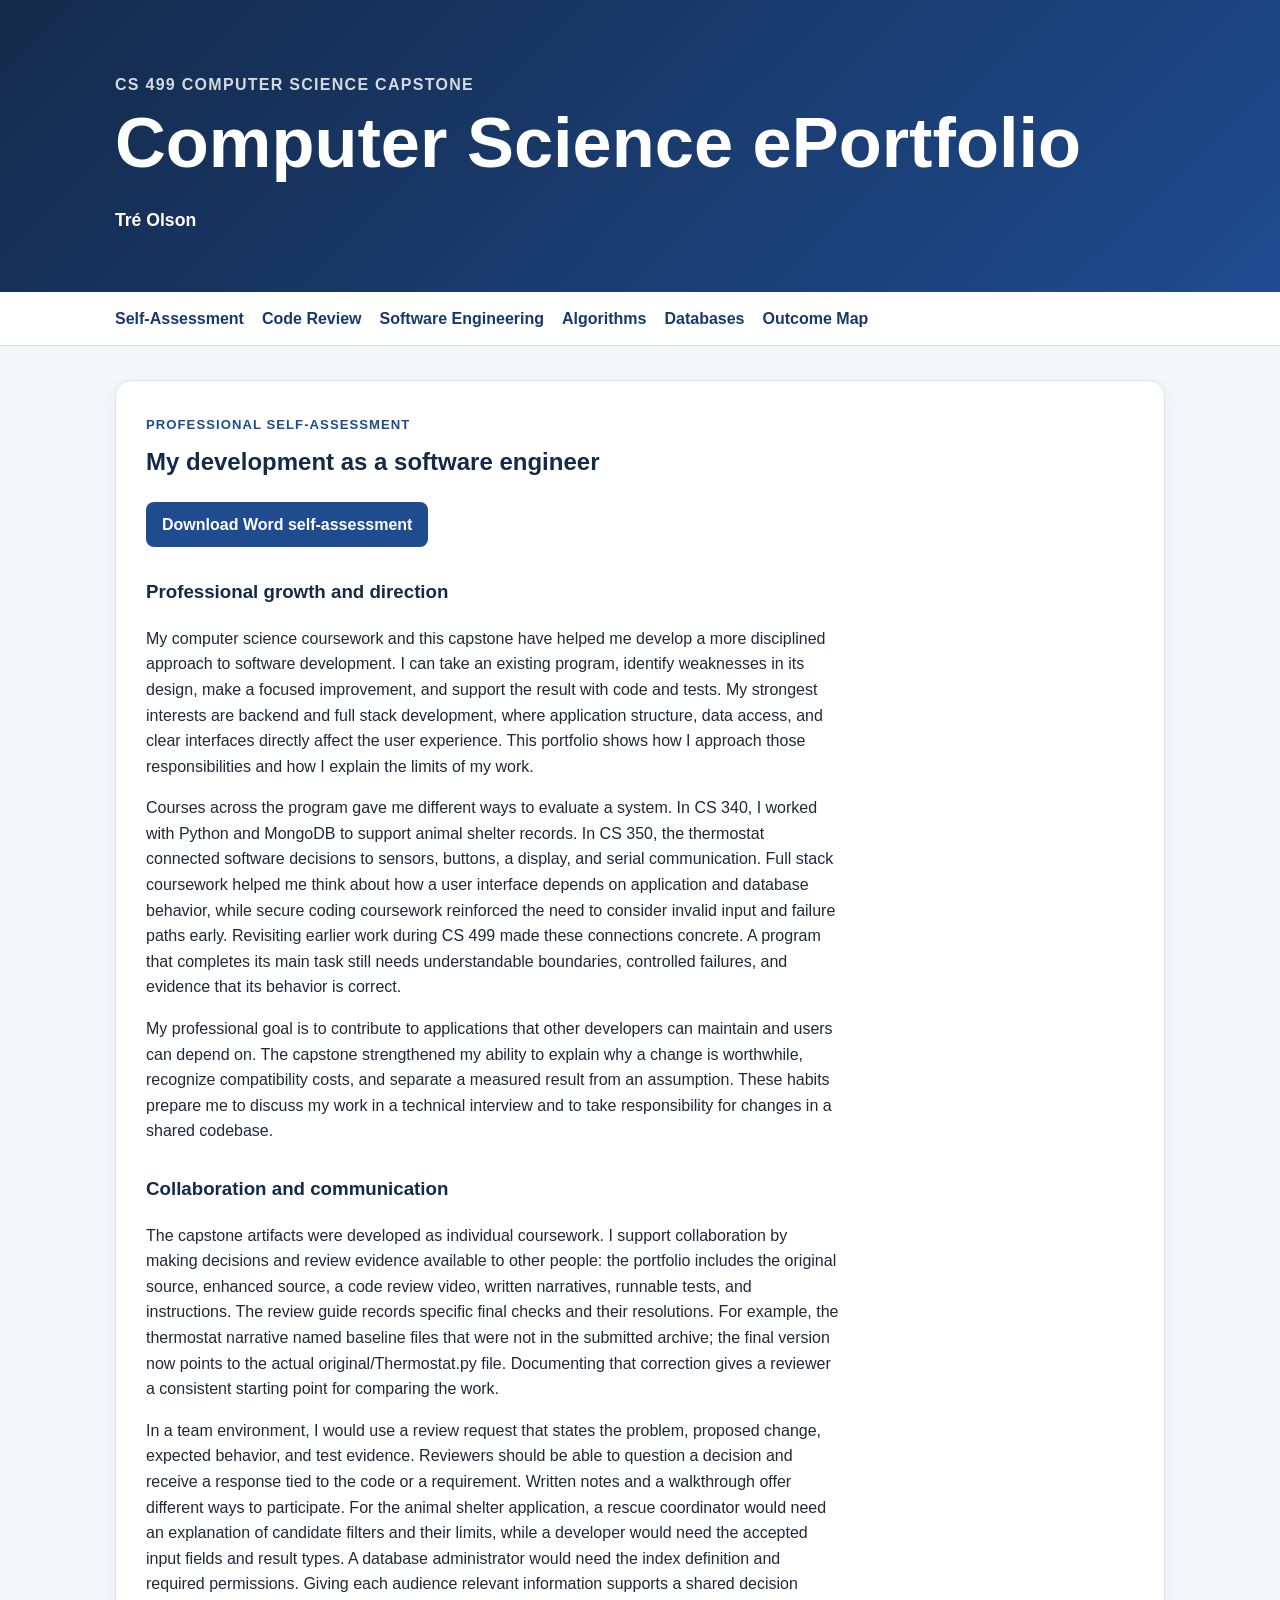
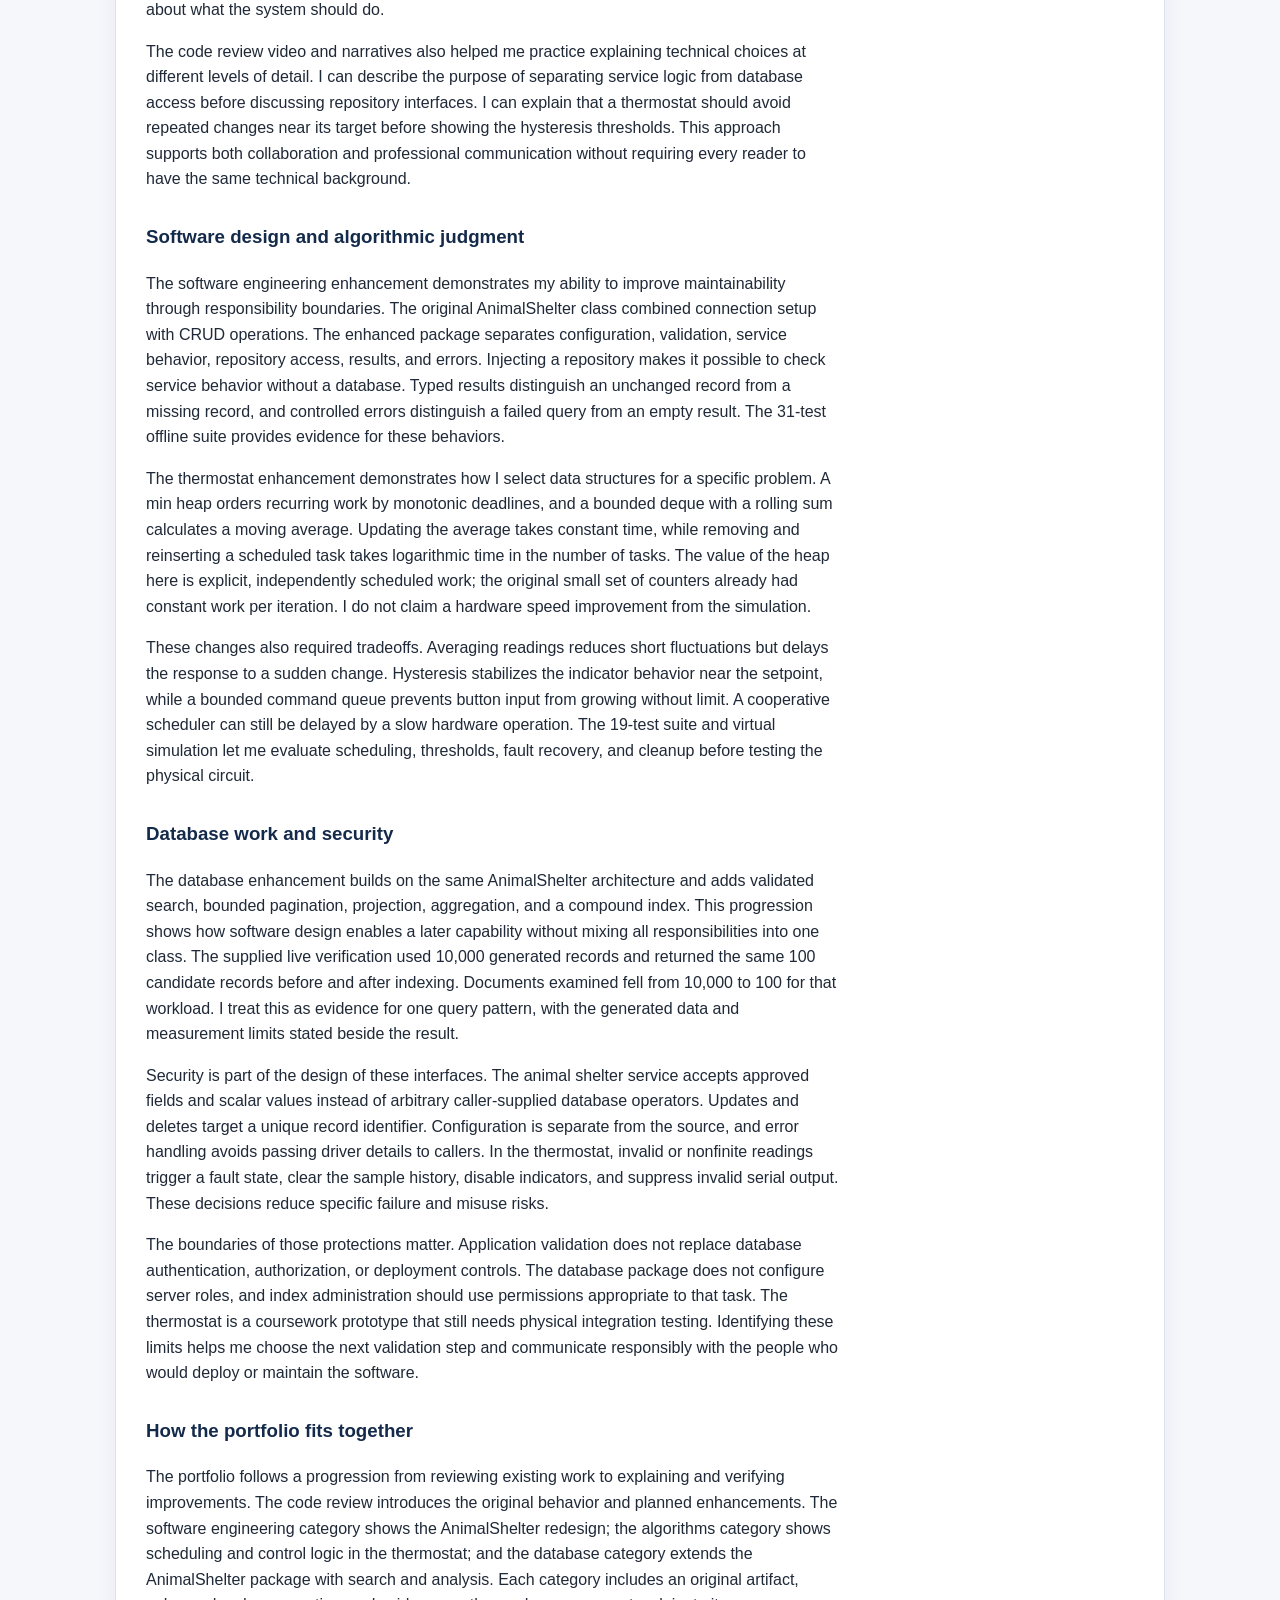
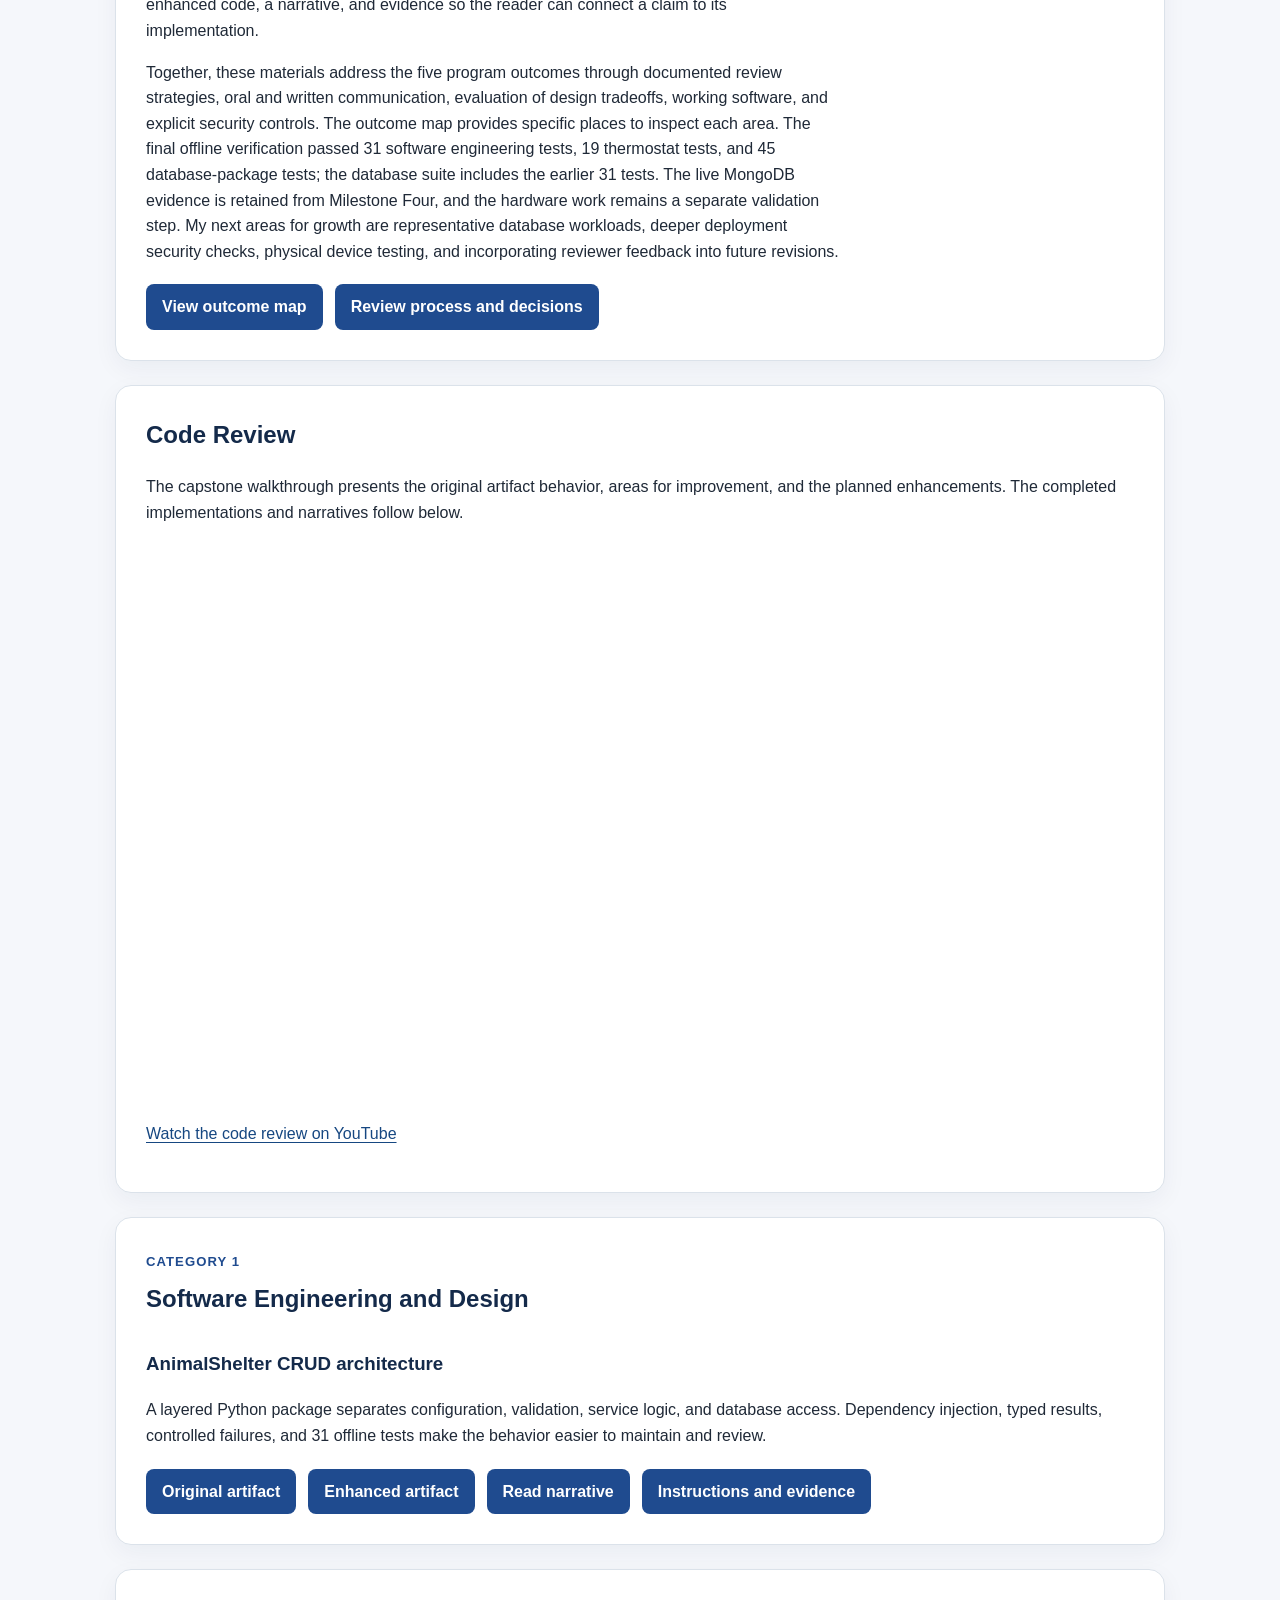
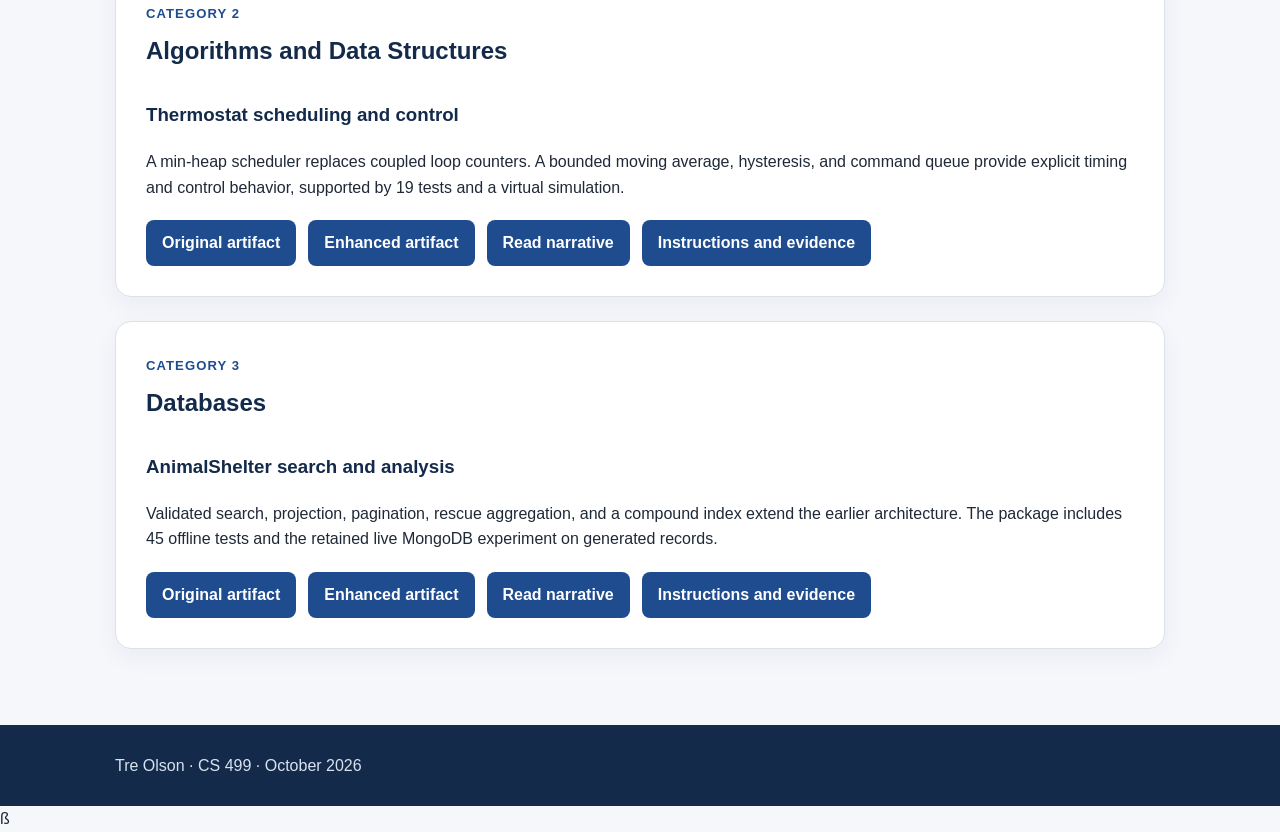
<file: index.html>
<!DOCTYPE html>
<html lang="en">

<head>
    <meta charset="UTF-8">
    <meta name="viewport" content="width=device-width, initial-scale=1">
    <meta name="description"
        content="Tre Olson CS 499 capstone portfolio with source code, reflections, and verification evidence.">
    <title>Computer Science ePortfolio | Tre Olson</title>
    <link rel="stylesheet" href="style.css">
</head>

<body><a href="#main" class="skip-link">Skip to content</a>
    <header class="site-header">
        <div class="container">
            <p class="eyebrow">CS 499 Computer Science Capstone</p>
            <h1>Computer Science ePortfolio</h1>
            <p class="name">Tré Olson</p>
        </div>
    </header>
    <nav class="site-nav" aria-label="Primary navigation">
        <div class="container nav-links"><a href="index.html#self-assessment">Self-Assessment</a><a
                href="index.html#code-review">Code Review</a><a href="index.html#software-engineering">Software
                Engineering</a><a href="index.html#algorithms">Algorithms</a><a
                href="index.html#databases">Databases</a><a href="outcomes.html">Outcome Map</a></div>
    </nav>
    <main id="main" class="container">
        <section id="self-assessment" class="card"><span class="category">Professional Self-Assessment</span>
            <h2>My development as a software engineer</h2>
            <p><a class="button" href="documents/Tre Olson CS 499 Professional Self Assessment.docx">Download Word
                    self-assessment</a></p>
            <div class="prose">
                <h3>Professional growth and direction</h3>
                <p>My computer science coursework and this capstone have helped me develop a more disciplined approach
                    to software development. I can take an existing program, identify weaknesses in its design, make a
                    focused improvement, and support the result with code and tests. My strongest interests are backend
                    and full stack development, where application structure, data access, and clear interfaces directly
                    affect the user experience. This portfolio shows how I approach those responsibilities and how I
                    explain the limits of my work.</p>
                <p>Courses across the program gave me different ways to evaluate a system. In CS 340, I worked with
                    Python and MongoDB to support animal shelter records. In CS 350, the thermostat connected software
                    decisions to sensors, buttons, a display, and serial communication. Full stack coursework helped me
                    think about how a user interface depends on application and database behavior, while secure coding
                    coursework reinforced the need to consider invalid input and failure paths early. Revisiting earlier
                    work during CS 499 made these connections concrete. A program that completes its main task still
                    needs understandable boundaries, controlled failures, and evidence that its behavior is correct.</p>
                <p>My professional goal is to contribute to applications that other developers can maintain and users
                    can depend on. The capstone strengthened my ability to explain why a change is worthwhile, recognize
                    compatibility costs, and separate a measured result from an assumption. These habits prepare me to
                    discuss my work in a technical interview and to take responsibility for changes in a shared
                    codebase.</p>
                <h3>Collaboration and communication</h3>
                <p>The capstone artifacts were developed as individual coursework. I support collaboration by making
                    decisions and review evidence available to other people: the portfolio includes the original source,
                    enhanced source, a code review video, written narratives, runnable tests, and instructions. The
                    review guide records specific final checks and their resolutions. For example, the thermostat
                    narrative named baseline files that were not in the submitted archive; the final version now points
                    to the actual original/Thermostat.py file. Documenting that correction gives a reviewer a consistent
                    starting point for comparing the work.</p>
                <p>In a team environment, I would use a review request that states the problem, proposed change,
                    expected behavior, and test evidence. Reviewers should be able to question a decision and receive a
                    response tied to the code or a requirement. Written notes and a walkthrough offer different ways to
                    participate. For the animal shelter application, a rescue coordinator would need an explanation of
                    candidate filters and their limits, while a developer would need the accepted input fields and
                    result types. A database administrator would need the index definition and required permissions.
                    Giving each audience relevant information supports a shared decision about what the system should
                    do.</p>
                <p>The code review video and narratives also helped me practice explaining technical choices at
                    different levels of detail. I can describe the purpose of separating service logic from database
                    access before discussing repository interfaces. I can explain that a thermostat should avoid
                    repeated changes near its target before showing the hysteresis thresholds. This approach supports
                    both collaboration and professional communication without requiring every reader to have the same
                    technical background.</p>
                <h3>Software design and algorithmic judgment</h3>
                <p>The software engineering enhancement demonstrates my ability to improve maintainability through
                    responsibility boundaries. The original AnimalShelter class combined connection setup with CRUD
                    operations. The enhanced package separates configuration, validation, service behavior, repository
                    access, results, and errors. Injecting a repository makes it possible to check service behavior
                    without a database. Typed results distinguish an unchanged record from a missing record, and
                    controlled errors distinguish a failed query from an empty result. The 31-test offline suite
                    provides evidence for these behaviors.</p>
                <p>The thermostat enhancement demonstrates how I select data structures for a specific problem. A min
                    heap orders recurring work by monotonic deadlines, and a bounded deque with a rolling sum calculates
                    a moving average. Updating the average takes constant time, while removing and reinserting a
                    scheduled task takes logarithmic time in the number of tasks. The value of the heap here is
                    explicit, independently scheduled work; the original small set of counters already had constant work
                    per iteration. I do not claim a hardware speed improvement from the simulation.</p>
                <p>These changes also required tradeoffs. Averaging readings reduces short fluctuations but delays the
                    response to a sudden change. Hysteresis stabilizes the indicator behavior near the setpoint, while a
                    bounded command queue prevents button input from growing without limit. A cooperative scheduler can
                    still be delayed by a slow hardware operation. The 19-test suite and virtual simulation let me
                    evaluate scheduling, thresholds, fault recovery, and cleanup before testing the physical circuit.
                </p>
                <h3>Database work and security</h3>
                <p>The database enhancement builds on the same AnimalShelter architecture and adds validated search,
                    bounded pagination, projection, aggregation, and a compound index. This progression shows how
                    software design enables a later capability without mixing all responsibilities into one class. The
                    supplied live verification used 10,000 generated records and returned the same 100 candidate records
                    before and after indexing. Documents examined fell from 10,000 to 100 for that workload. I treat
                    this as evidence for one query pattern, with the generated data and measurement limits stated beside
                    the result.</p>
                <p>Security is part of the design of these interfaces. The animal shelter service accepts approved
                    fields and scalar values instead of arbitrary caller-supplied database operators. Updates and
                    deletes target a unique record identifier. Configuration is separate from the source, and error
                    handling avoids passing driver details to callers. In the thermostat, invalid or nonfinite readings
                    trigger a fault state, clear the sample history, disable indicators, and suppress invalid serial
                    output. These decisions reduce specific failure and misuse risks.</p>
                <p>The boundaries of those protections matter. Application validation does not replace database
                    authentication, authorization, or deployment controls. The database package does not configure
                    server roles, and index administration should use permissions appropriate to that task. The
                    thermostat is a coursework prototype that still needs physical integration testing. Identifying
                    these limits helps me choose the next validation step and communicate responsibly with the people
                    who would deploy or maintain the software.</p>
                <h3>How the portfolio fits together</h3>
                <p>The portfolio follows a progression from reviewing existing work to explaining and verifying
                    improvements. The code review introduces the original behavior and planned enhancements. The
                    software engineering category shows the AnimalShelter redesign; the algorithms category shows
                    scheduling and control logic in the thermostat; and the database category extends the AnimalShelter
                    package with search and analysis. Each category includes an original artifact, enhanced code, a
                    narrative, and evidence so the reader can connect a claim to its implementation.</p>
                <p>Together, these materials address the five program outcomes through documented review strategies,
                    oral and written communication, evaluation of design tradeoffs, working software, and explicit
                    security controls. The outcome map provides specific places to inspect each area. The final offline
                    verification passed 31 software engineering tests, 19 thermostat tests, and 45 database-package
                    tests; the database suite includes the earlier 31 tests. The live MongoDB evidence is retained from
                    Milestone Four, and the hardware work remains a separate validation step. My next areas for growth
                    are representative database workloads, deeper deployment security checks, physical device testing,
                    and incorporating reviewer feedback into future revisions.</p>
            </div>
            <div class="link-grid"><a class="button" href="outcomes.html">View outcome map</a><a class="button"
                    href="review-guide.html">Review process and decisions</a></div>
        </section>
        <section id="code-review" class="card">
            <h2>Code Review</h2>
            <p>The capstone walkthrough presents the original artifact behavior, areas for improvement, and the planned
                enhancements. The completed implementations and narratives follow below.</p><iframe class="video"
                src="https://www.youtube.com/embed/4ofn1jpWUfQ" title="CS 499 Capstone Code Review by Tre Olson"
                loading="lazy"
                allow="accelerometer; autoplay; clipboard-write; encrypted-media; gyroscope; picture-in-picture; web-share"
                referrerpolicy="strict-origin-when-cross-origin" allowfullscreen></iframe>
            <p><a href="https://www.youtube.com/watch?v=4ofn1jpWUfQ">Watch the code review on YouTube</a></p>
        </section>
        <section id="software-engineering" class="card"><span class="category">Category 1</span>
            <h2>Software Engineering and Design</h2>
            <h3>AnimalShelter CRUD architecture</h3>
            <p>A layered Python package separates configuration, validation, service logic, and database access.
                Dependency injection, typed results, controlled failures, and 31 offline tests make the behavior easier
                to maintain and review.</p>
            <div class="link-grid"><a class="button" href="software-engineering/original.html">Original artifact</a><a
                    class="button" href="software-engineering/enhanced.html">Enhanced artifact</a><a class="button"
                    href="software-engineering/narrative.html">Read narrative</a><a class="button"
                    href="software-engineering/index.html">Instructions and evidence</a></div>
        </section>
        <section id="algorithms" class="card"><span class="category">Category 2</span>
            <h2>Algorithms and Data Structures</h2>
            <h3>Thermostat scheduling and control</h3>
            <p>A min-heap scheduler replaces coupled loop counters. A bounded moving average, hysteresis, and command
                queue provide explicit timing and control behavior, supported by 19 tests and a virtual simulation.</p>
            <div class="link-grid"><a class="button" href="algorithms/original.html">Original artifact</a><a
                    class="button" href="algorithms/enhanced.html">Enhanced artifact</a><a class="button"
                    href="algorithms/narrative.html">Read narrative</a><a class="button"
                    href="algorithms/index.html">Instructions and evidence</a></div>
        </section>
        <section id="databases" class="card"><span class="category">Category 3</span>
            <h2>Databases</h2>
            <h3>AnimalShelter search and analysis</h3>
            <p>Validated search, projection, pagination, rescue aggregation, and a compound index extend the earlier
                architecture. The package includes 45 offline tests and the retained live MongoDB experiment on
                generated records.</p>
            <div class="link-grid"><a class="button" href="databases/original.html">Original artifact</a><a
                    class="button" href="databases/enhanced.html">Enhanced artifact</a><a class="button"
                    href="databases/narrative.html">Read narrative</a><a class="button"
                    href="databases/index.html">Instructions and evidence</a></div>
        </section>
    </main>
    <footer>
        <div class="container">
            <p>Tre Olson · CS 499 · October 2026</p>
        </div>
    </footer>
</body>

</html>ß
</file>
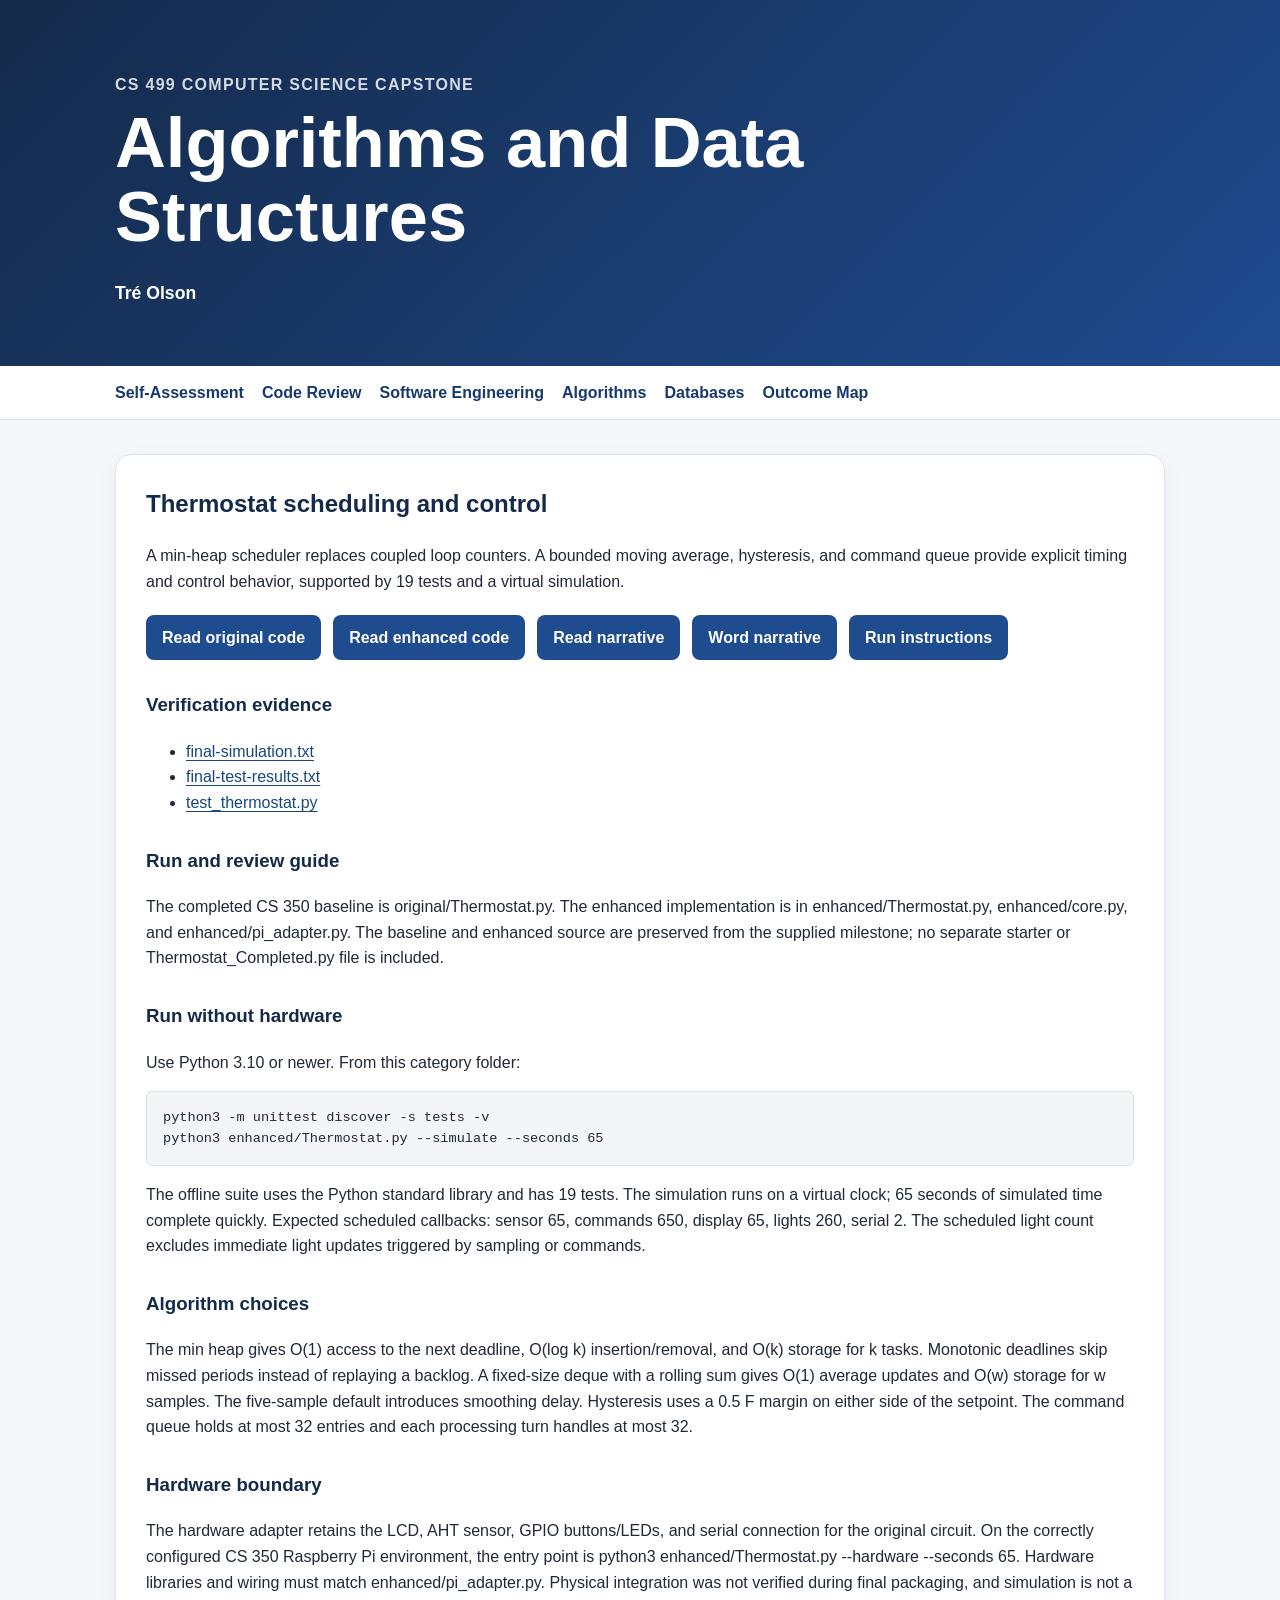
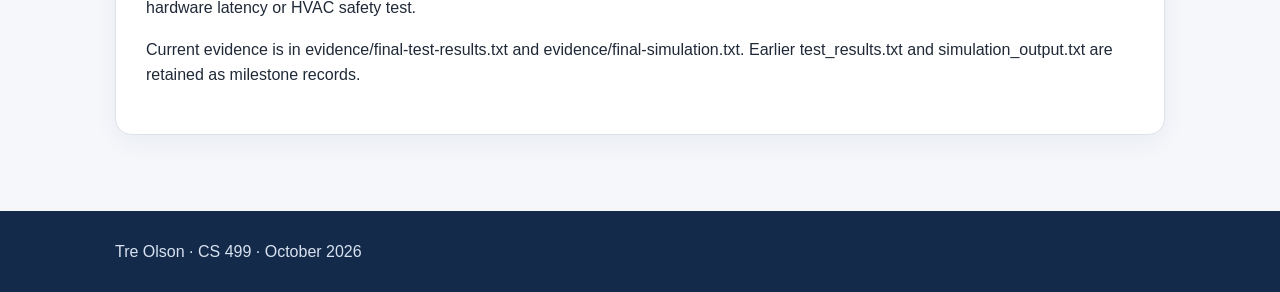
<file: algorithms/index.html>
<!DOCTYPE html>
<html lang="en">

<head>
    <meta charset="UTF-8">
    <meta name="viewport" content="width=device-width, initial-scale=1">
    <meta name="description"
        content="Tre Olson CS 499 capstone portfolio with source code, reflections, and verification evidence.">
    <title>Algorithms and Data Structures | Tre Olson</title>
    <link rel="stylesheet" href="../style.css">
</head>

<body><a href="#main" class="skip-link">Skip to content</a>
    <header class="site-header">
        <div class="container">
            <p class="eyebrow">CS 499 Computer Science Capstone</p>
            <h1>Algorithms and Data Structures</h1>
            <p class="name">Tré Olson</p>
        </div>
    </header>
    <nav class="site-nav" aria-label="Primary navigation">
        <div class="container nav-links"><a href="../index.html#self-assessment">Self-Assessment</a><a
                href="../index.html#code-review">Code Review</a><a href="../index.html#software-engineering">Software
                Engineering</a><a href="../index.html#algorithms">Algorithms</a><a
                href="../index.html#databases">Databases</a><a href="../outcomes.html">Outcome Map</a></div>
    </nav>
    <main id="main" class="container">
        <section class="card">
            <h2>Thermostat scheduling and control</h2>
            <p>A min-heap scheduler replaces coupled loop counters. A bounded moving average, hysteresis, and command
                queue provide explicit timing and control behavior, supported by 19 tests and a virtual simulation.</p>
            <div class="link-grid"><a class="button" href="original.html">Read original code</a><a class="button"
                    href="enhanced.html">Read enhanced code</a><a class="button" href="narrative.html">Read
                    narrative</a><a class="button" href="Tre Olson CS 499 Milestone Three Narrative.docx">Word
                    narrative</a><a class="button" href="README.md">Run instructions</a></div>
            <h3>Verification evidence</h3>
            <ul>
                <li><a href="evidence/final-simulation.txt">final-simulation.txt</a></li>
                <li><a href="evidence/final-test-results.txt">final-test-results.txt</a></li>
                <li><a href="tests/test_thermostat.py">test_thermostat.py</a></li>
            </ul>
            <h3>Run and review guide</h3>
            <p>The completed CS 350 baseline is original/Thermostat.py. The enhanced implementation is in
                enhanced/Thermostat.py, enhanced/core.py, and enhanced/pi_adapter.py. The baseline and enhanced source
                are preserved from the supplied milestone; no separate starter or Thermostat_Completed.py file is
                included.</p>
            <h3>Run without hardware</h3>
            <p>Use Python 3.10 or newer. From this category folder:</p>
            <pre><code>python3 -m unittest discover -s tests -v
python3 enhanced/Thermostat.py --simulate --seconds 65</code></pre>
            <p>The offline suite uses the Python standard library and has 19 tests. The simulation runs on a virtual
                clock; 65 seconds of simulated time complete quickly. Expected scheduled callbacks: sensor 65, commands
                650, display 65, lights 260, serial 2. The scheduled light count excludes immediate light updates
                triggered by sampling or commands.</p>
            <h3>Algorithm choices</h3>
            <p>The min heap gives O(1) access to the next deadline, O(log k) insertion/removal, and O(k) storage for k
                tasks. Monotonic deadlines skip missed periods instead of replaying a backlog. A fixed-size deque with a
                rolling sum gives O(1) average updates and O(w) storage for w samples. The five-sample default
                introduces smoothing delay. Hysteresis uses a 0.5 F margin on either side of the setpoint. The command
                queue holds at most 32 entries and each processing turn handles at most 32.</p>
            <h3>Hardware boundary</h3>
            <p>The hardware adapter retains the LCD, AHT sensor, GPIO buttons/LEDs, and serial connection for the
                original circuit. On the correctly configured CS 350 Raspberry Pi environment, the entry point is
                python3 enhanced/Thermostat.py --hardware --seconds 65. Hardware libraries and wiring must match
                enhanced/pi_adapter.py. Physical integration was not verified during final packaging, and simulation is
                not a hardware latency or HVAC safety test.</p>
            <p>Current evidence is in evidence/final-test-results.txt and evidence/final-simulation.txt. Earlier
                test_results.txt and simulation_output.txt are retained as milestone records.</p>
        </section>
    </main>
    <footer>
        <div class="container">
            <p>Tre Olson · CS 499 · October 2026</p>
        </div>
    </footer>
</body>

</html>
</file>
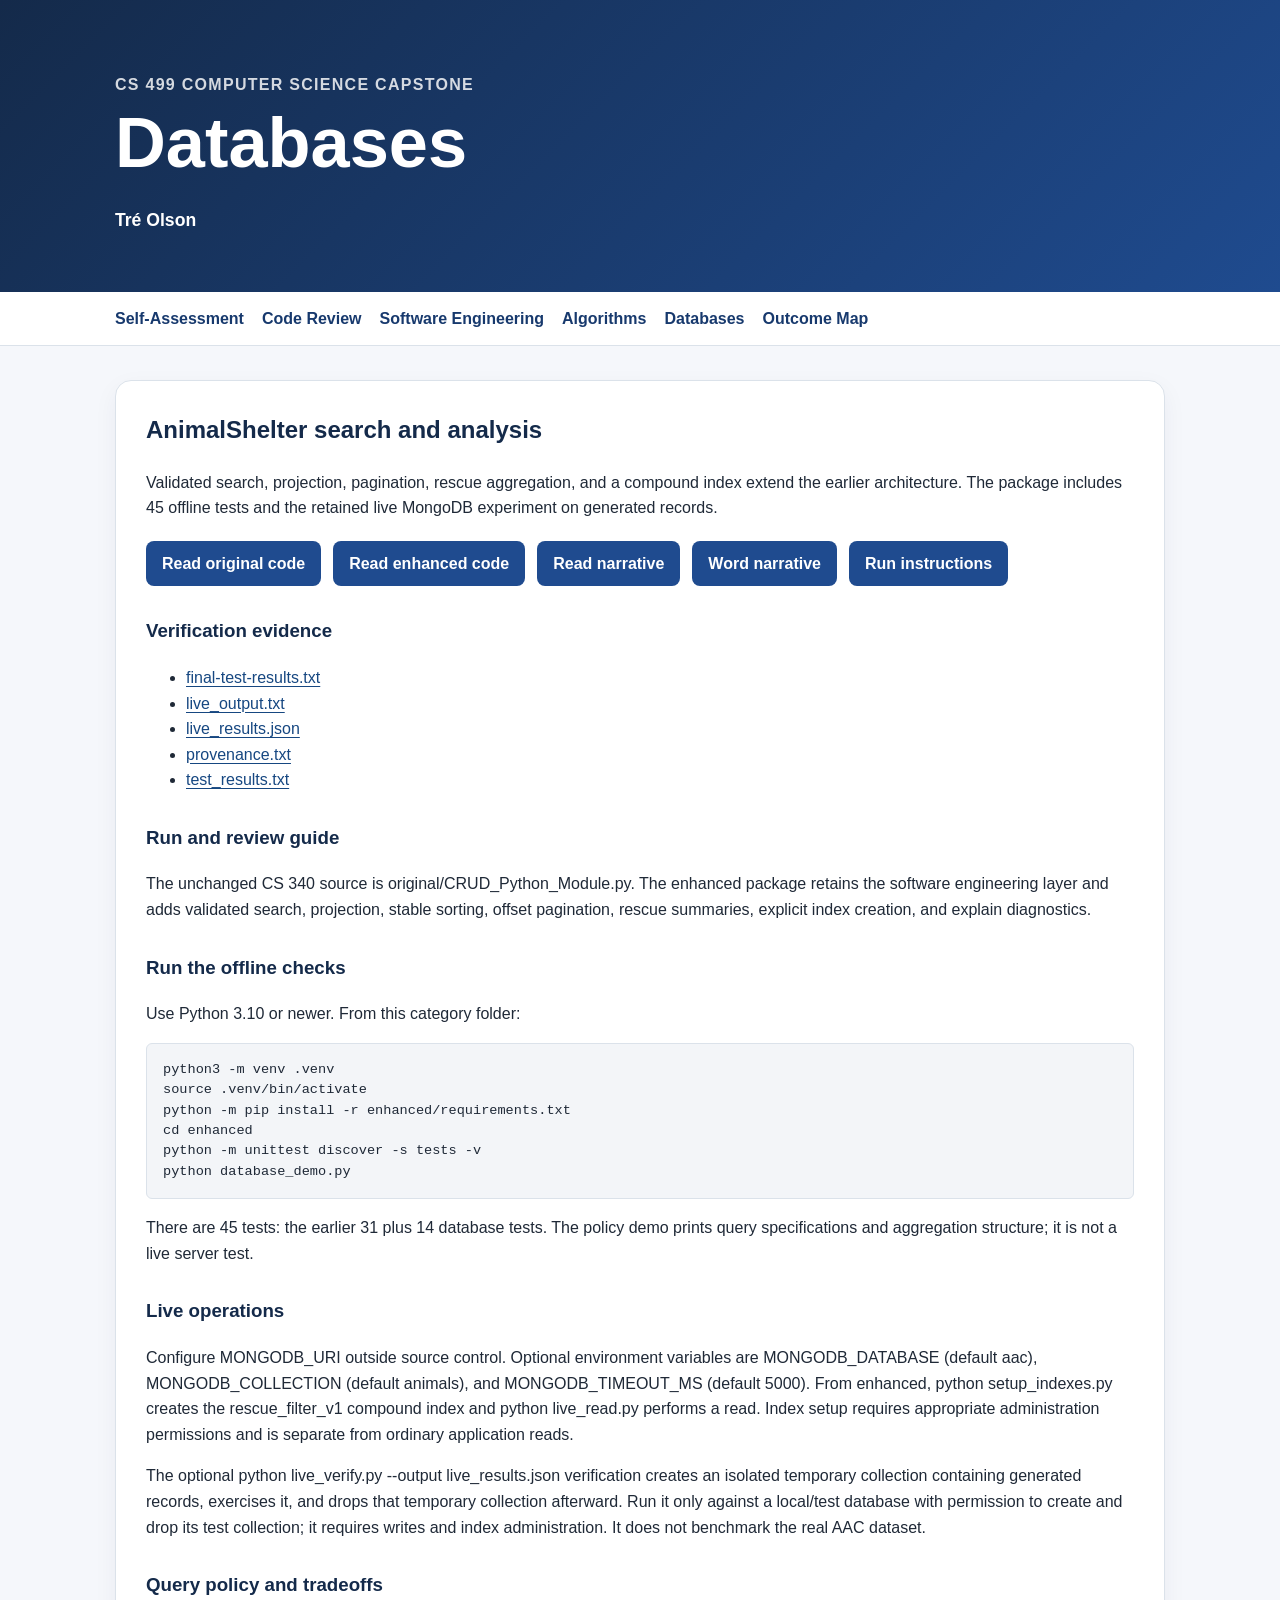
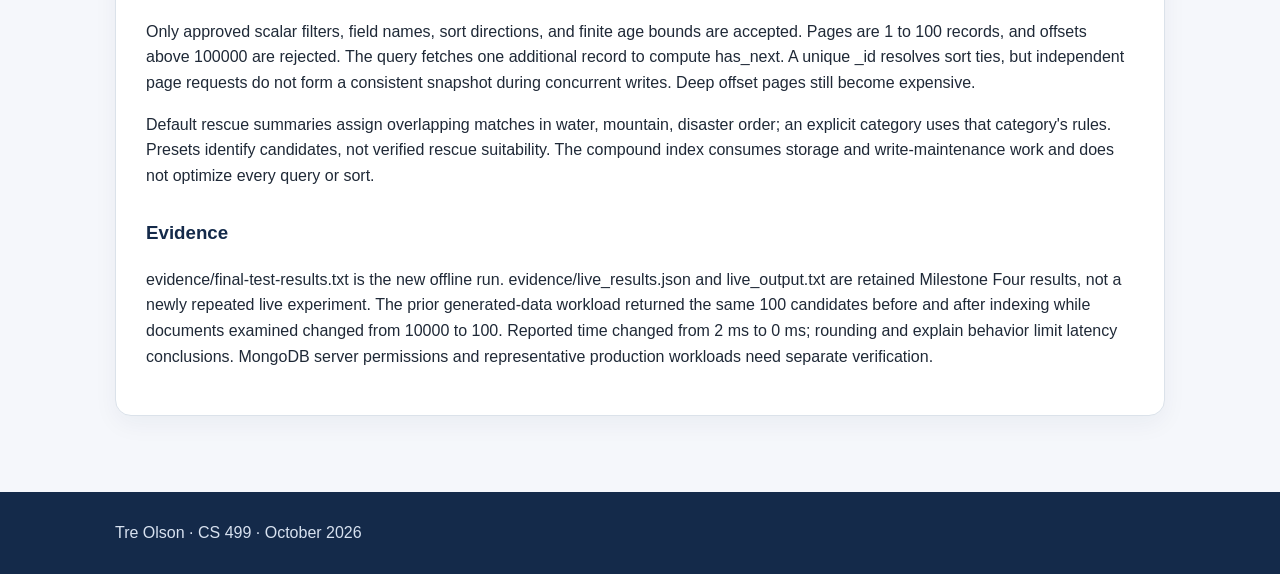
<file: databases/index.html>
<!DOCTYPE html>
<html lang="en">

<head>
    <meta charset="UTF-8">
    <meta name="viewport" content="width=device-width, initial-scale=1">
    <meta name="description"
        content="Tre Olson CS 499 capstone portfolio with source code, reflections, and verification evidence.">
    <title>Databases | Tre Olson</title>
    <link rel="stylesheet" href="../style.css">
</head>

<body><a href="#main" class="skip-link">Skip to content</a>
    <header class="site-header">
        <div class="container">
            <p class="eyebrow">CS 499 Computer Science Capstone</p>
            <h1>Databases</h1>
            <p class="name">Tré Olson</p>
        </div>
    </header>
    <nav class="site-nav" aria-label="Primary navigation">
        <div class="container nav-links"><a href="../index.html#self-assessment">Self-Assessment</a><a
                href="../index.html#code-review">Code Review</a><a href="../index.html#software-engineering">Software
                Engineering</a><a href="../index.html#algorithms">Algorithms</a><a
                href="../index.html#databases">Databases</a><a href="../outcomes.html">Outcome Map</a></div>
    </nav>
    <main id="main" class="container">
        <section class="card">
            <h2>AnimalShelter search and analysis</h2>
            <p>Validated search, projection, pagination, rescue aggregation, and a compound index extend the earlier
                architecture. The package includes 45 offline tests and the retained live MongoDB experiment on
                generated records.</p>
            <div class="link-grid"><a class="button" href="original.html">Read original code</a><a class="button"
                    href="enhanced.html">Read enhanced code</a><a class="button" href="narrative.html">Read
                    narrative</a><a class="button" href="Tre Olson CS 499 Milestone Four Narrative.docx">Word
                    narrative</a><a class="button" href="README.md">Run instructions</a></div>
            <h3>Verification evidence</h3>
            <ul>
                <li><a href="evidence/final-test-results.txt">final-test-results.txt</a></li>
                <li><a href="evidence/live_output.txt">live_output.txt</a></li>
                <li><a href="evidence/live_results.json">live_results.json</a></li>
                <li><a href="evidence/provenance.txt">provenance.txt</a></li>
                <li><a href="evidence/test_results.txt">test_results.txt</a></li>
            </ul>
            <h3>Run and review guide</h3>
            <p>The unchanged CS 340 source is original/CRUD_Python_Module.py. The enhanced package retains the software
                engineering layer and adds validated search, projection, stable sorting, offset pagination, rescue
                summaries, explicit index creation, and explain diagnostics.</p>
            <h3>Run the offline checks</h3>
            <p>Use Python 3.10 or newer. From this category folder:</p>
            <pre><code>python3 -m venv .venv
source .venv/bin/activate
python -m pip install -r enhanced/requirements.txt
cd enhanced
python -m unittest discover -s tests -v
python database_demo.py</code></pre>
            <p>There are 45 tests: the earlier 31 plus 14 database tests. The policy demo prints query specifications
                and aggregation structure; it is not a live server test.</p>
            <h3>Live operations</h3>
            <p>Configure MONGODB_URI outside source control. Optional environment variables are MONGODB_DATABASE
                (default aac), MONGODB_COLLECTION (default animals), and MONGODB_TIMEOUT_MS (default 5000). From
                enhanced, python setup_indexes.py creates the rescue_filter_v1 compound index and python live_read.py
                performs a read. Index setup requires appropriate administration permissions and is separate from
                ordinary application reads.</p>
            <p>The optional python live_verify.py --output live_results.json verification creates an isolated temporary
                collection containing generated records, exercises it, and drops that temporary collection afterward.
                Run it only against a local/test database with permission to create and drop its test collection; it
                requires writes and index administration. It does not benchmark the real AAC dataset.</p>
            <h3>Query policy and tradeoffs</h3>
            <p>Only approved scalar filters, field names, sort directions, and finite age bounds are accepted. Pages are
                1 to 100 records, and offsets above 100000 are rejected. The query fetches one additional record to
                compute has_next. A unique _id resolves sort ties, but independent page requests do not form a
                consistent snapshot during concurrent writes. Deep offset pages still become expensive.</p>
            <p>Default rescue summaries assign overlapping matches in water, mountain, disaster order; an explicit
                category uses that category&#x27;s rules. Presets identify candidates, not verified rescue suitability.
                The compound index consumes storage and write-maintenance work and does not optimize every query or
                sort.</p>
            <h3>Evidence</h3>
            <p>evidence/final-test-results.txt is the new offline run. evidence/live_results.json and live_output.txt
                are retained Milestone Four results, not a newly repeated live experiment. The prior generated-data
                workload returned the same 100 candidates before and after indexing while documents examined changed
                from 10000 to 100. Reported time changed from 2 ms to 0 ms; rounding and explain behavior limit latency
                conclusions. MongoDB server permissions and representative production workloads need separate
                verification.</p>
        </section>
    </main>
    <footer>
        <div class="container">
            <p>Tre Olson · CS 499 · October 2026</p>
        </div>
    </footer>
</body>

</html>
</file>
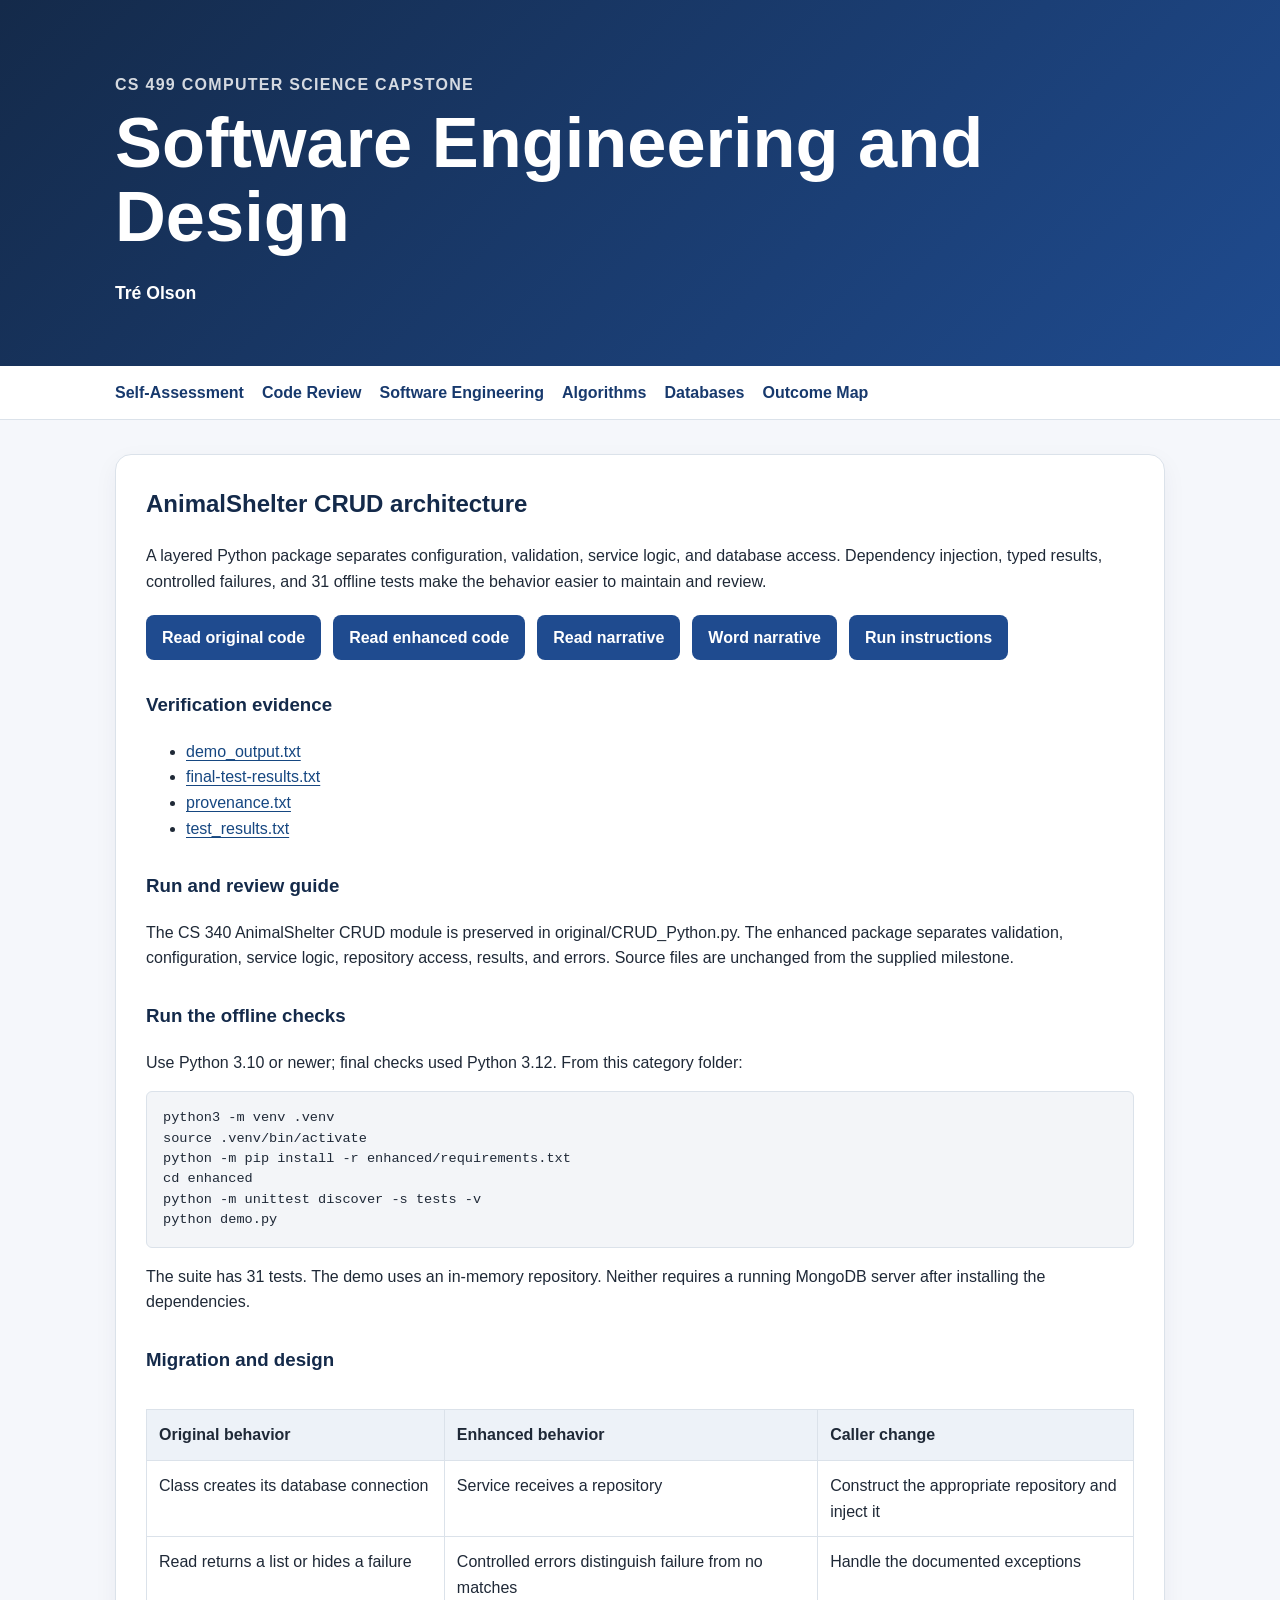
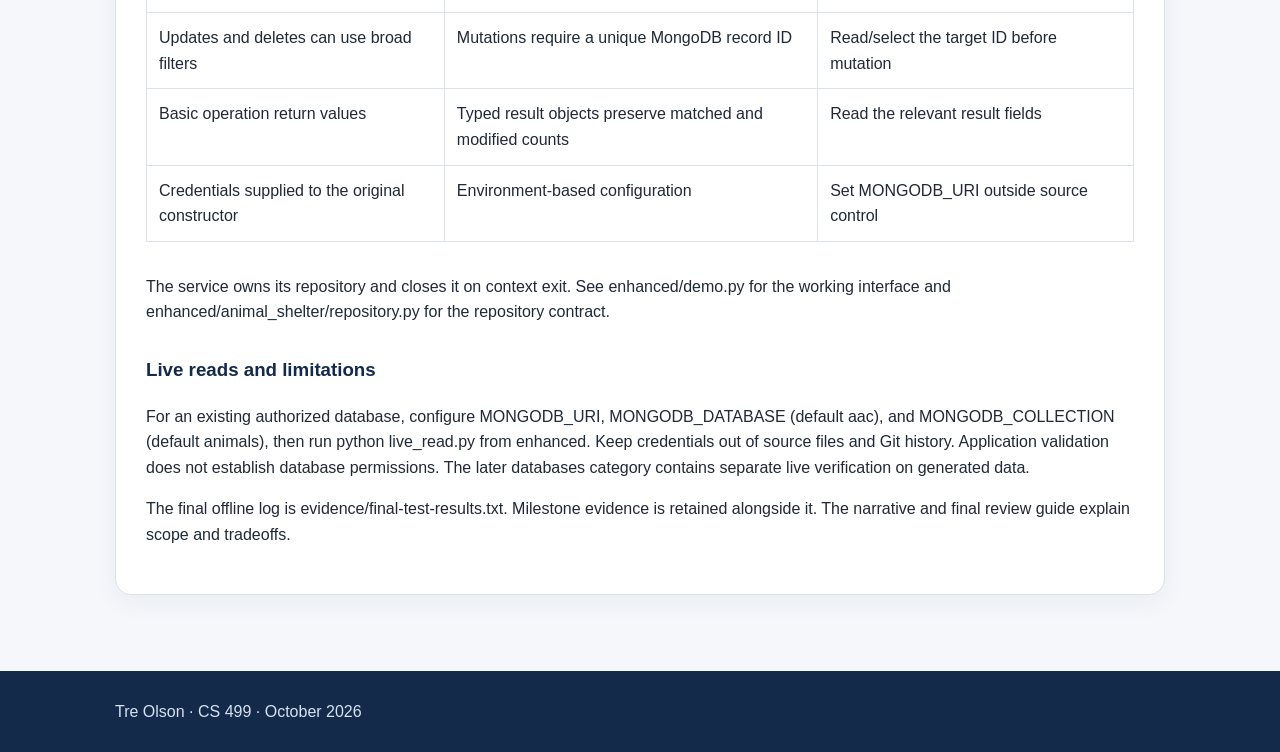
<file: software-engineering/index.html>
<!DOCTYPE html>
<html lang="en">

<head>
    <meta charset="UTF-8">
    <meta name="viewport" content="width=device-width, initial-scale=1">
    <meta name="description"
        content="Tre Olson CS 499 capstone portfolio with source code, reflections, and verification evidence.">
    <title>Software Engineering and Design | Tre Olson</title>
    <link rel="stylesheet" href="../style.css">
</head>

<body><a href="#main" class="skip-link">Skip to content</a>
    <header class="site-header">
        <div class="container">
            <p class="eyebrow">CS 499 Computer Science Capstone</p>
            <h1>Software Engineering and Design</h1>
            <p class="name">Tré Olson</p>
        </div>
    </header>
    <nav class="site-nav" aria-label="Primary navigation">
        <div class="container nav-links"><a href="../index.html#self-assessment">Self-Assessment</a><a
                href="../index.html#code-review">Code Review</a><a href="../index.html#software-engineering">Software
                Engineering</a><a href="../index.html#algorithms">Algorithms</a><a
                href="../index.html#databases">Databases</a><a href="../outcomes.html">Outcome Map</a></div>
    </nav>
    <main id="main" class="container">
        <section class="card">
            <h2>AnimalShelter CRUD architecture</h2>
            <p>A layered Python package separates configuration, validation, service logic, and database access.
                Dependency injection, typed results, controlled failures, and 31 offline tests make the behavior easier
                to maintain and review.</p>
            <div class="link-grid"><a class="button" href="original.html">Read original code</a><a class="button"
                    href="enhanced.html">Read enhanced code</a><a class="button" href="narrative.html">Read
                    narrative</a><a class="button" href="Tre Olson CS 499 Milestone Two Narrative.docx">Word
                    narrative</a><a class="button" href="README.md">Run instructions</a></div>
            <h3>Verification evidence</h3>
            <ul>
                <li><a href="evidence/demo_output.txt">demo_output.txt</a></li>
                <li><a href="evidence/final-test-results.txt">final-test-results.txt</a></li>
                <li><a href="evidence/provenance.txt">provenance.txt</a></li>
                <li><a href="evidence/test_results.txt">test_results.txt</a></li>
            </ul>
            <h3>Run and review guide</h3>
            <p>The CS 340 AnimalShelter CRUD module is preserved in original/CRUD_Python.py. The enhanced package
                separates validation, configuration, service logic, repository access, results, and errors. Source files
                are unchanged from the supplied milestone.</p>
            <h3>Run the offline checks</h3>
            <p>Use Python 3.10 or newer; final checks used Python 3.12. From this category folder:</p>
            <pre><code>python3 -m venv .venv
source .venv/bin/activate
python -m pip install -r enhanced/requirements.txt
cd enhanced
python -m unittest discover -s tests -v
python demo.py</code></pre>
            <p>The suite has 31 tests. The demo uses an in-memory repository. Neither requires a running MongoDB server
                after installing the dependencies.</p>
            <h3>Migration and design</h3>
            <div class="table-wrap">
                <table>
                    <thead>
                        <tr>
                            <th scope="col">Original behavior</th>
                            <th scope="col">Enhanced behavior</th>
                            <th scope="col">Caller change</th>
                        </tr>
                    </thead>
                    <tbody>
                        <tr>
                            <td>Class creates its database connection</td>
                            <td>Service receives a repository</td>
                            <td>Construct the appropriate repository and inject it</td>
                        </tr>
                        <tr>
                            <td>Read returns a list or hides a failure</td>
                            <td>Controlled errors distinguish failure from no matches</td>
                            <td>Handle the documented exceptions</td>
                        </tr>
                        <tr>
                            <td>Updates and deletes can use broad filters</td>
                            <td>Mutations require a unique MongoDB record ID</td>
                            <td>Read/select the target ID before mutation</td>
                        </tr>
                        <tr>
                            <td>Basic operation return values</td>
                            <td>Typed result objects preserve matched and modified counts</td>
                            <td>Read the relevant result fields</td>
                        </tr>
                        <tr>
                            <td>Credentials supplied to the original constructor</td>
                            <td>Environment-based configuration</td>
                            <td>Set MONGODB_URI outside source control</td>
                        </tr>
                    </tbody>
                </table>
            </div>
            <p>The service owns its repository and closes it on context exit. See enhanced/demo.py for the working
                interface and enhanced/animal_shelter/repository.py for the repository contract.</p>
            <h3>Live reads and limitations</h3>
            <p>For an existing authorized database, configure MONGODB_URI, MONGODB_DATABASE (default aac), and
                MONGODB_COLLECTION (default animals), then run python live_read.py from enhanced. Keep credentials out
                of source files and Git history. Application validation does not establish database permissions. The
                later databases category contains separate live verification on generated data.</p>
            <p>The final offline log is evidence/final-test-results.txt. Milestone evidence is retained alongside it.
                The narrative and final review guide explain scope and tradeoffs.</p>
        </section>
    </main>
    <footer>
        <div class="container">
            <p>Tre Olson · CS 499 · October 2026</p>
        </div>
    </footer>
</body>

</html>
</file>
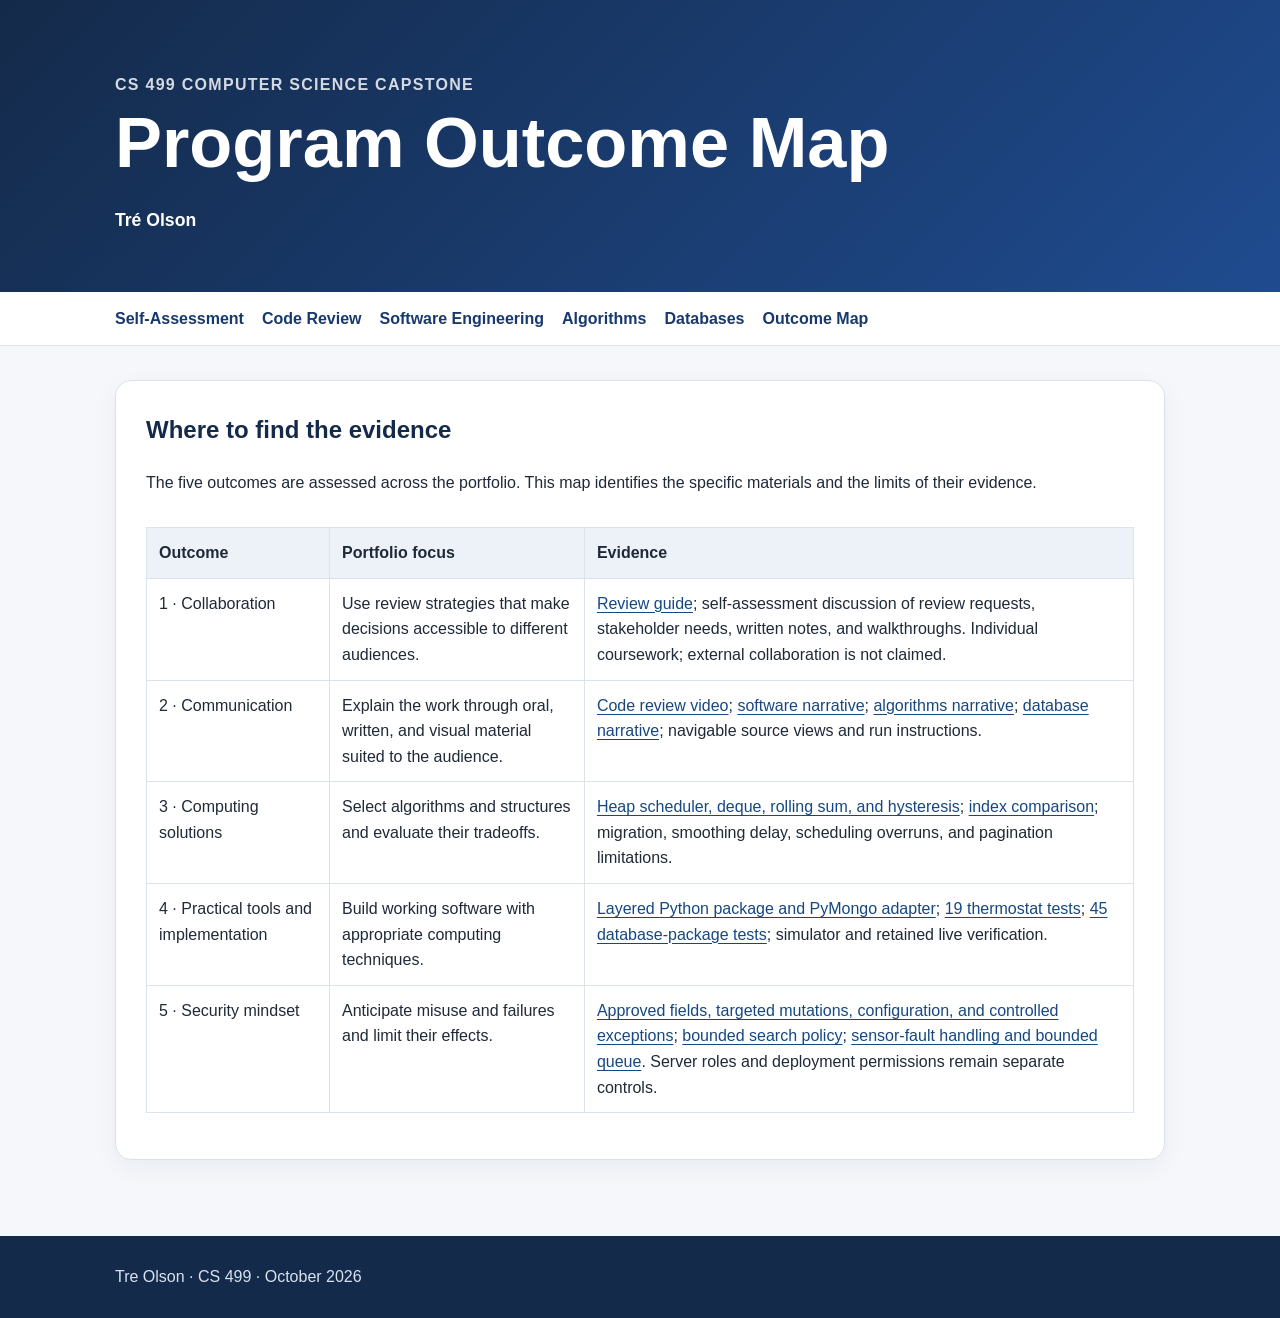
<file: outcomes.html>
<!DOCTYPE html>
<html lang="en">

<head>
    <meta charset="UTF-8">
    <meta name="viewport" content="width=device-width, initial-scale=1">
    <meta name="description"
        content="Tre Olson CS 499 capstone portfolio with source code, reflections, and verification evidence.">
    <title>Program Outcome Map | Tre Olson</title>
    <link rel="stylesheet" href="style.css">
</head>

<body><a href="#main" class="skip-link">Skip to content</a>
    <header class="site-header">
        <div class="container">
            <p class="eyebrow">CS 499 Computer Science Capstone</p>
            <h1>Program Outcome Map</h1>
            <p class="name">Tré Olson</p>
        </div>
    </header>
    <nav class="site-nav" aria-label="Primary navigation">
        <div class="container nav-links"><a href="index.html#self-assessment">Self-Assessment</a><a
                href="index.html#code-review">Code Review</a><a href="index.html#software-engineering">Software
                Engineering</a><a href="index.html#algorithms">Algorithms</a><a
                href="index.html#databases">Databases</a><a href="outcomes.html">Outcome Map</a></div>
    </nav>
    <main id="main" class="container">
        <section class="card">
            <h2>Where to find the evidence</h2>
            <p>The five outcomes are assessed across the portfolio. This map identifies the specific materials and the
                limits of their evidence.</p>
            <div class="table-wrap">
                <table>
                    <thead>
                        <tr>
                            <th scope="col">Outcome</th>
                            <th scope="col">Portfolio focus</th>
                            <th scope="col">Evidence</th>
                        </tr>
                    </thead>
                    <tbody>
                        <tr>
                            <td>1 · Collaboration</td>
                            <td>Use review strategies that make decisions accessible to different audiences.</td>
                            <td><a href="review-guide.html">Review guide</a>; self-assessment discussion of review
                                requests, stakeholder needs, written notes, and walkthroughs. Individual coursework;
                                external collaboration is not claimed.</td>
                        </tr>
                        <tr>
                            <td>2 · Communication</td>
                            <td>Explain the work through oral, written, and visual material suited to the audience.</td>
                            <td><a href="index.html#code-review">Code review video</a>; <a
                                    href="software-engineering/narrative.html">software narrative</a>; <a
                                    href="algorithms/narrative.html">algorithms narrative</a>; <a
                                    href="databases/narrative.html">database narrative</a>; navigable source views and
                                run instructions.</td>
                        </tr>
                        <tr>
                            <td>3 · Computing solutions</td>
                            <td>Select algorithms and structures and evaluate their tradeoffs.</td>
                            <td><a href="algorithms/enhanced.html">Heap scheduler, deque, rolling sum, and
                                    hysteresis</a>; <a href="databases/evidence/live_results.json">index comparison</a>;
                                migration, smoothing delay, scheduling overruns, and pagination limitations.</td>
                        </tr>
                        <tr>
                            <td>4 · Practical tools and implementation</td>
                            <td>Build working software with appropriate computing techniques.</td>
                            <td><a href="software-engineering/enhanced.html">Layered Python package and PyMongo
                                    adapter</a>; <a href="algorithms/evidence/final-test-results.txt">19 thermostat
                                    tests</a>; <a href="databases/evidence/final-test-results.txt">45 database-package
                                    tests</a>; simulator and retained live verification.</td>
                        </tr>
                        <tr>
                            <td>5 · Security mindset</td>
                            <td>Anticipate misuse and failures and limit their effects.</td>
                            <td><a href="software-engineering/enhanced.html">Approved fields, targeted mutations,
                                    configuration, and controlled exceptions</a>; <a
                                    href="databases/enhanced.html">bounded search policy</a>; <a
                                    href="algorithms/enhanced.html">sensor-fault handling and bounded queue</a>. Server
                                roles and deployment permissions remain separate controls.</td>
                        </tr>
                    </tbody>
                </table>
            </div>
        </section>
    </main>
    <footer>
        <div class="container">
            <p>Tre Olson · CS 499 · October 2026</p>
        </div>
    </footer>
</body>

</html>
</file>
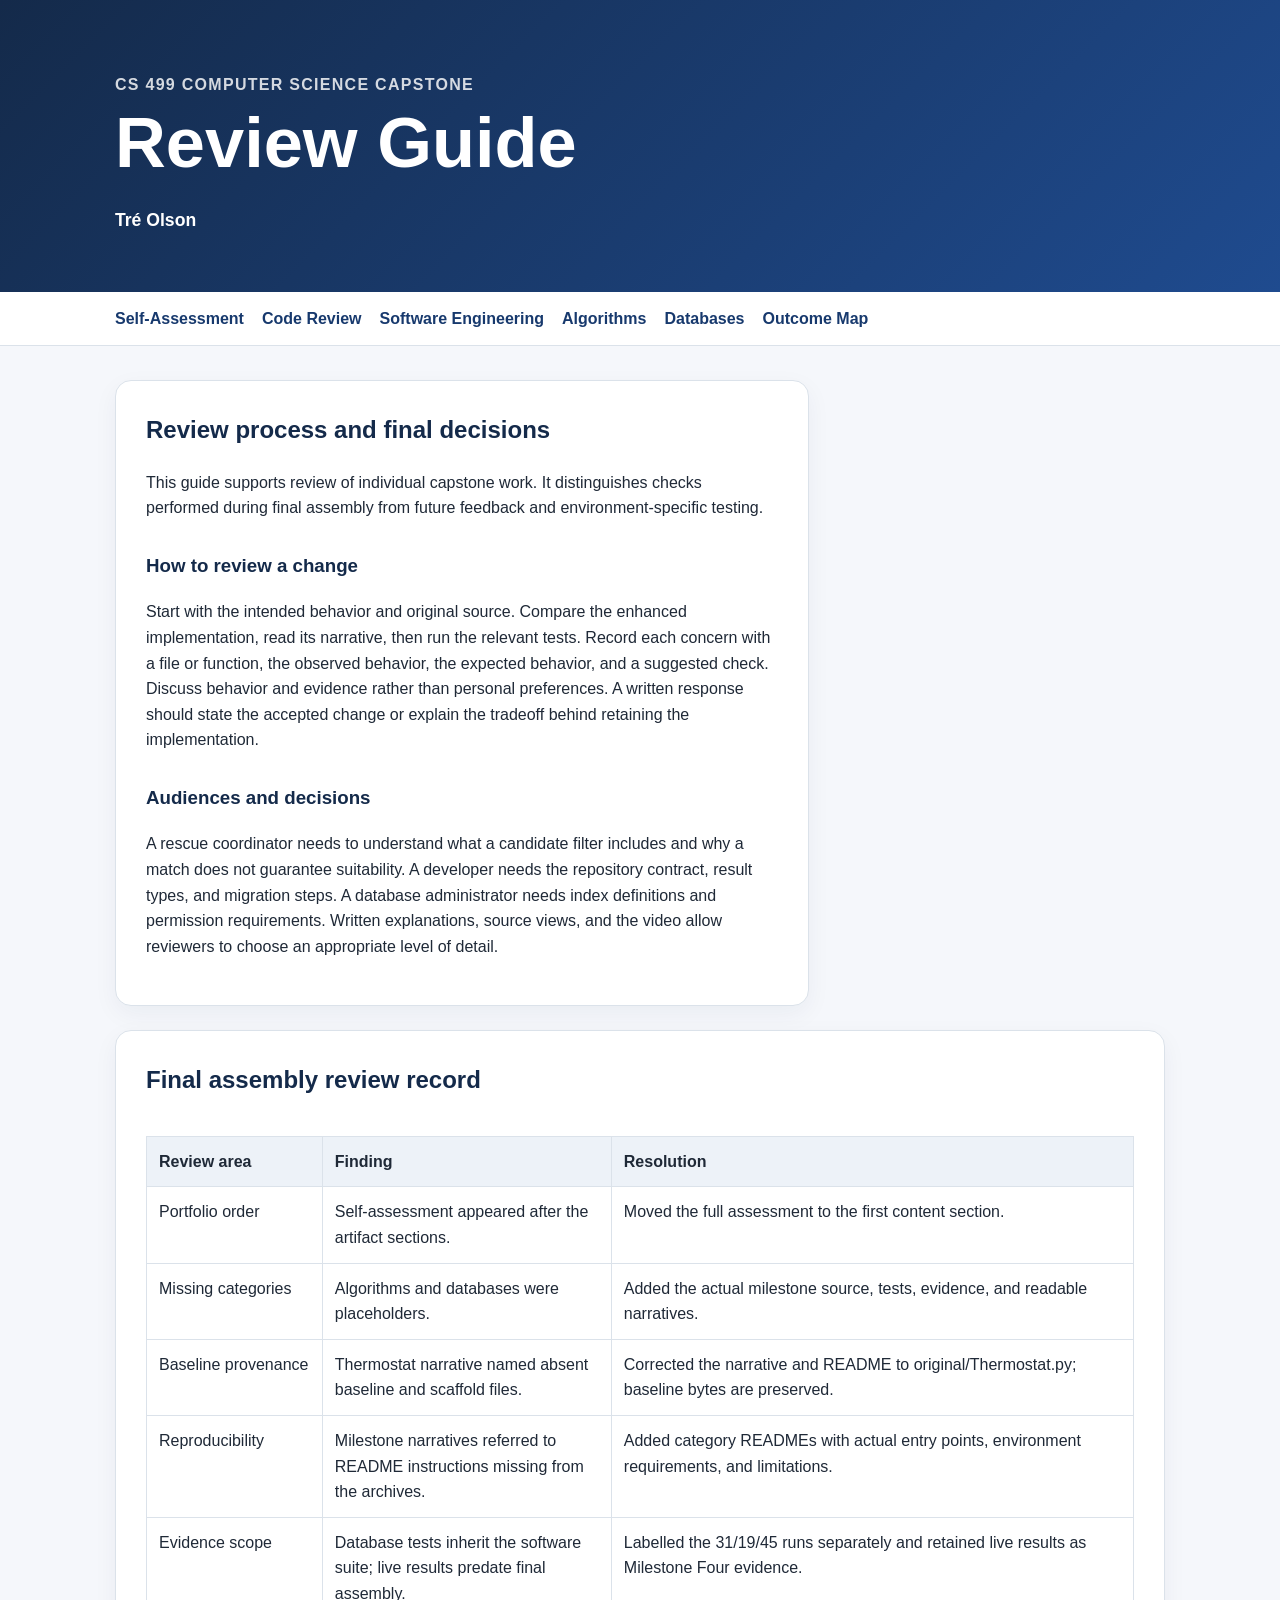
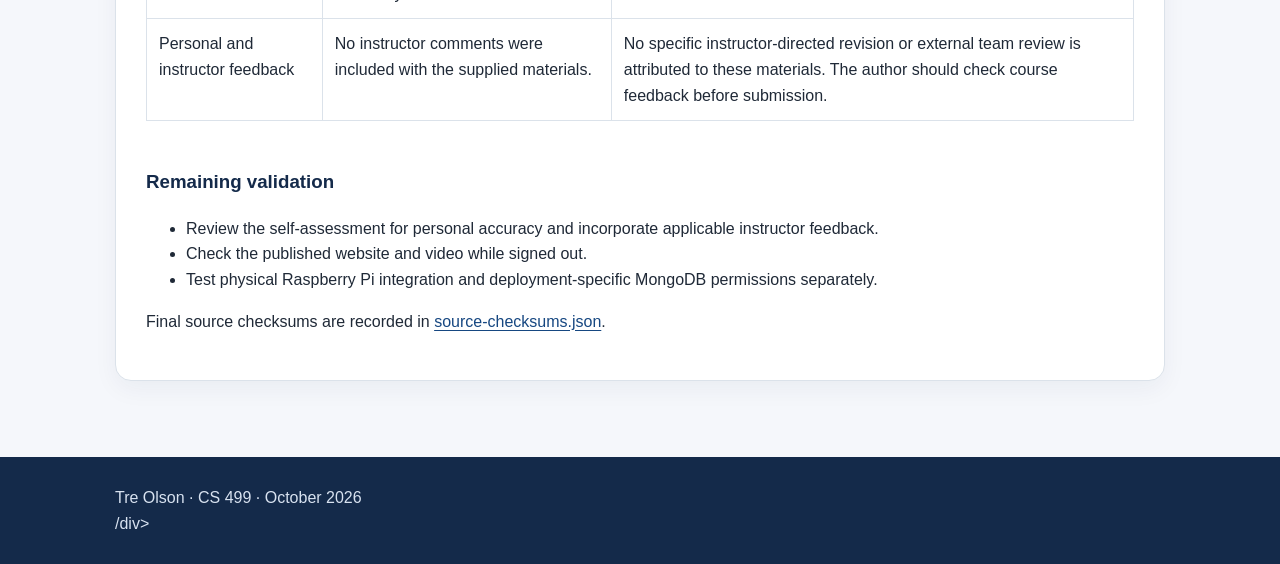
<file: review-guide.html>
<!DOCTYPE html>
<html lang="en">

<head>
    <meta charset="UTF-8">
    <meta name="viewport" content="width=device-width, initial-scale=1">
    <meta name="description"
        content="Tre Olson CS 499 capstone portfolio with source code, reflections, and verification evidence.">
    <title>Review Guide | Tre Olson</title>
    <link rel="stylesheet" href="style.css">
</head>

<body><a href="#main" class="skip-link">Skip to content</a>
    <header class="site-header">
        <div class="container">
            <p class="eyebrow">CS 499 Computer Science Capstone</p>
            <h1>Review Guide</h1>
            <p class="name">Tré Olson</p>
        </div>
    </header>
    <nav class="site-nav" aria-label="Primary navigation">
        <div class="container nav-links"><a href="index.html#self-assessment">Self-Assessment</a><a
                href="index.html#code-review">Code Review</a><a href="index.html#software-engineering">Software
                Engineering</a><a href="index.html#algorithms">Algorithms</a><a
                href="index.html#databases">Databases</a><a href="outcomes.html">Outcome Map</a></div>
    </nav>
    <main id="main" class="container">
        <section class="card prose">
            <h2>Review process and final decisions</h2>
            <p>This guide supports review of individual capstone work. It distinguishes checks performed during final
                assembly from future feedback and environment-specific testing.</p>
            <h3>How to review a change</h3>
            <p>Start with the intended behavior and original source. Compare the enhanced implementation, read its
                narrative, then run the relevant tests. Record each concern with a file or function, the observed
                behavior, the expected behavior, and a suggested check. Discuss behavior and evidence rather than
                personal preferences. A written response should state the accepted change or explain the tradeoff behind
                retaining the implementation.</p>
            <h3>Audiences and decisions</h3>
            <p>A rescue coordinator needs to understand what a candidate filter includes and why a match does not
                guarantee suitability. A developer needs the repository contract, result types, and migration steps. A
                database administrator needs index definitions and permission requirements. Written explanations, source
                views, and the video allow reviewers to choose an appropriate level of detail.</p>
        </section>
        <section class="card">
            <h2>Final assembly review record</h2>
            <div class="table-wrap">
                <table>
                    <thead>
                        <tr>
                            <th scope="col">Review area</th>
                            <th scope="col">Finding</th>
                            <th scope="col">Resolution</th>
                        </tr>
                    </thead>
                    <tbody>
                        <tr>
                            <td>Portfolio order</td>
                            <td>Self-assessment appeared after the artifact sections.</td>
                            <td>Moved the full assessment to the first content section.</td>
                        </tr>
                        <tr>
                            <td>Missing categories</td>
                            <td>Algorithms and databases were placeholders.</td>
                            <td>Added the actual milestone source, tests, evidence, and readable narratives.</td>
                        </tr>
                        <tr>
                            <td>Baseline provenance</td>
                            <td>Thermostat narrative named absent baseline and scaffold files.</td>
                            <td>Corrected the narrative and README to original/Thermostat.py; baseline bytes are
                                preserved.</td>
                        </tr>
                        <tr>
                            <td>Reproducibility</td>
                            <td>Milestone narratives referred to README instructions missing from the archives.</td>
                            <td>Added category READMEs with actual entry points, environment requirements, and
                                limitations.</td>
                        </tr>
                        <tr>
                            <td>Evidence scope</td>
                            <td>Database tests inherit the software suite; live results predate final assembly.</td>
                            <td>Labelled the 31/19/45 runs separately and retained live results as Milestone Four
                                evidence.</td>
                        </tr>
                        <tr>
                            <td>Personal and instructor feedback</td>
                            <td>No instructor comments were included with the supplied materials.</td>
                            <td>No specific instructor-directed revision or external team review is attributed to these
                                materials. The author should check course feedback before submission.</td>
                        </tr>
                    </tbody>
                </table>
            </div>
            <h3>Remaining validation</h3>
            <ul>
                <li>Review the self-assessment for personal accuracy and incorporate applicable instructor feedback.
                </li>
                <li>Check the published website and video while signed out.</li>
                <li>Test physical Raspberry Pi integration and deployment-specific MongoDB permissions separately.</li>
            </ul>
            <p>Final source checksums are recorded in <a href="source-checksums.json">source-checksums.json</a>.</p>
        </section>
    </main>
    <footer>
        <div class="container">
            <p>Tre Olson · CS 499 · October 2026</p>/div>
    </footer>
</body>

</html>
</file>
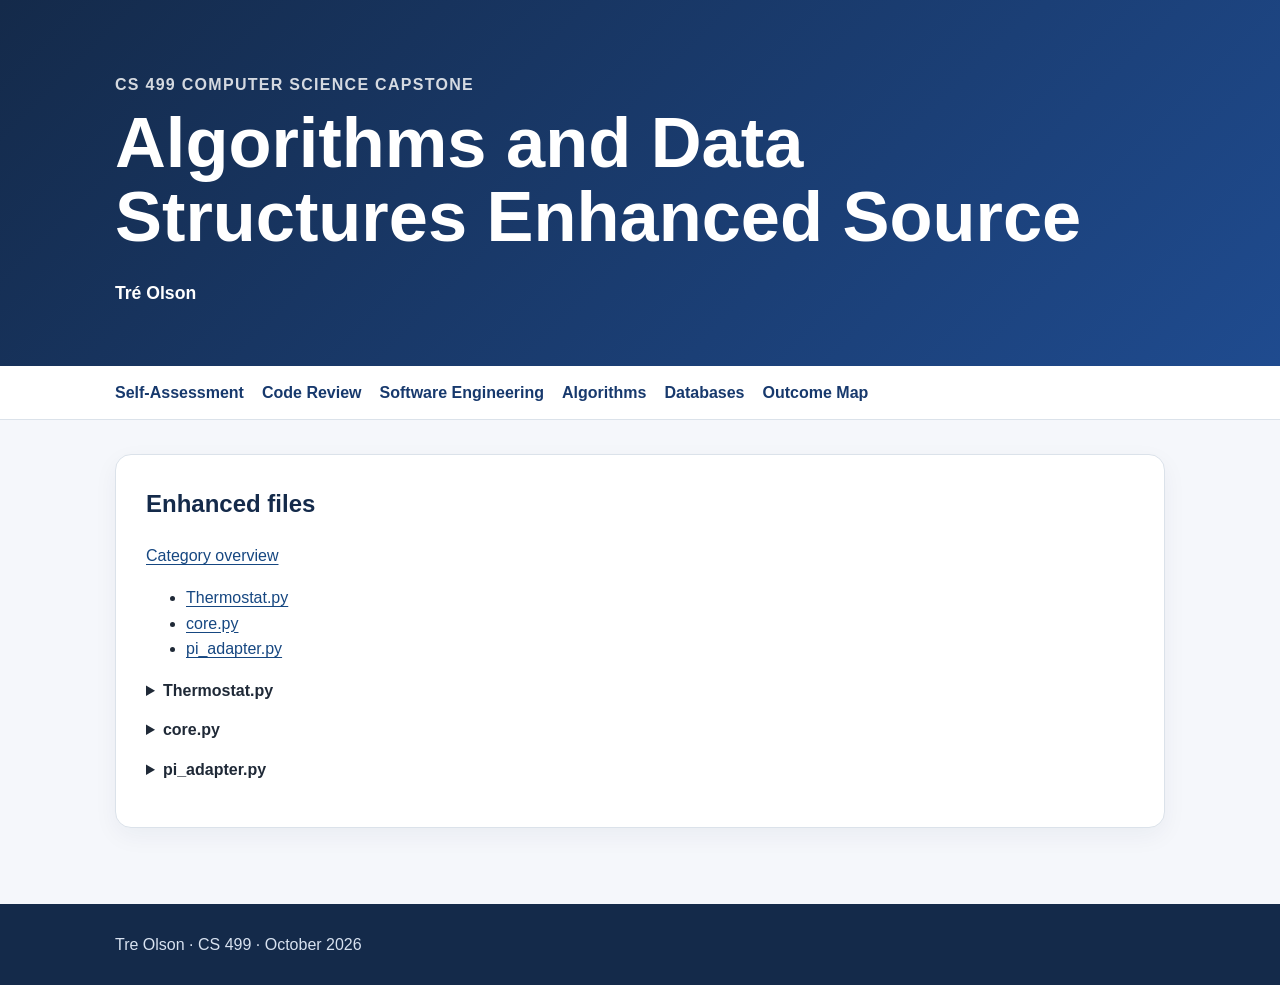
<file: algorithms/enhanced.html>
<!DOCTYPE html>
<html lang="en">

<head>
    <meta charset="UTF-8">
    <meta name="viewport" content="width=device-width, initial-scale=1">
    <meta name="description"
        content="Tre Olson CS 499 capstone portfolio with source code, reflections, and verification evidence.">
    <title>Algorithms and Data Structures Enhanced Source | Tre Olson</title>
    <link rel="stylesheet" href="../style.css">
</head>

<body><a href="#main" class="skip-link">Skip to content</a>
    <header class="site-header">
        <div class="container">
            <p class="eyebrow">CS 499 Computer Science Capstone</p>
            <h1>Algorithms and Data Structures Enhanced Source</h1>
            <p class="name">Tré Olson</p>
        </div>
    </header>
    <nav class="site-nav" aria-label="Primary navigation">
        <div class="container nav-links"><a href="../index.html#self-assessment">Self-Assessment</a><a
                href="../index.html#code-review">Code Review</a><a href="../index.html#software-engineering">Software
                Engineering</a><a href="../index.html#algorithms">Algorithms</a><a
                href="../index.html#databases">Databases</a><a href="../outcomes.html">Outcome Map</a></div>
    </nav>
    <main id="main" class="container">
        <section class="card">
            <h2>Enhanced files</h2>
            <p><a href="index.html">Category overview</a></p>
            <ul>
                <li><a href="enhanced/Thermostat.py">Thermostat.py</a></li>
                <li><a href="enhanced/core.py">core.py</a></li>
                <li><a href="enhanced/pi_adapter.py">pi_adapter.py</a></li>
            </ul>
            <details>
                <summary>Thermostat.py</summary>
                <p><a href="enhanced/Thermostat.py">Download this file</a></p>
                <pre><code>&quot;&quot;&quot;Run with --simulate (default) on a computer, or --hardware on the CS 350 Pi.&quot;&quot;&quot;
import argparse
from collections import Counter
from datetime import datetime, timedelta
import logging
import math
from queue import Queue, Empty, Full
import time

from core import Scheduler, Thermostat, Mode


class VirtualClock:
    def __init__(self):
        self.now = 0.0

    def __call__(self):
        return self.now

    def sleep(self, seconds):
        self.now += seconds


class Simulation:
    def __init__(self, clock):
        self.clock = clock
        self.previous_lights = None

    def read_temperature(self):
        return 72 + 3 * math.sin(self.clock() / 5)

    def display(self, first, second):
        print(f&quot;{self.clock():6.1f}s LCD |{first}|{second}|&quot;)

    def lights(self, mode, active, fault):
        state = (mode, active, fault)
        if state != self.previous_lights:
            print(f&quot;{self.clock():6.1f}s LED mode={mode.value} active={active} fault={fault}&quot;)
            self.previous_lights = state

    def serial(self, line):
        print(f&quot;{self.clock():6.1f}s UART {line.strip()}&quot;)

    def close(self):
        print(&quot;Simulation closed; indicators off.&quot;)


class Application:
    def __init__(self, device, clock=time.monotonic, sleep=time.sleep,
                 wall_clock=datetime.now):
        self.device = device
        self.clock = clock
        self.wall_clock = wall_clock
        self.started = clock()
        self.model = Thermostat()
        self.commands = Queue(maxsize=32)
        self.counts = Counter()
        self.scheduler = Scheduler(clock, sleep)
        for name, interval, callback, delay in (
            (&quot;sensor&quot;, 1, self.sample, 0),
            (&quot;commands&quot;, 0.1, self.process_commands, 0),
            (&quot;display&quot;, 1, self.display, 0),
            (&quot;lights&quot;, 0.25, self.lights, 0),
            (&quot;serial&quot;, 30, self.serial, 30),
        ):
            def counted(fn=callback, task=name):
                self.counts[task] += 1
                fn()
            self.scheduler.every(name, interval, counted, delay)

    def enqueue(self, command):
        if command not in (&quot;cycle&quot;, &quot;up&quot;, &quot;down&quot;):
            raise ValueError(&quot;Unknown button command&quot;)
        try:
            self.commands.put_nowait(command)
        except Full:
            logging.warning(&quot;Button queue full; command dropped&quot;)

    def process_commands(self):
        # Bounded work per turn prevents button traffic starving other tasks.
        for _ in range(32):
            try:
                command = self.commands.get_nowait()
            except Empty:
                break
            if command == &quot;cycle&quot;:
                self.model.cycle()
            else:
                self.model.adjust(1 if command == &quot;up&quot; else -1)
        self.lights()  # Apply button changes without another sampling delay.

    def sample(self):
        try:
            self.model.sample(self.device.read_temperature())
        except (OSError, RuntimeError, ValueError):
            self.model.sensor_fault()
            logging.warning(&quot;Sensor unavailable or invalid; indicators disabled&quot;)
        self.lights()

    def display(self):
        first = self.wall_clock().strftime(&quot;%b %d  %H:%M:%S&quot;)
        if self.model.fault:
            second = &quot;SENSOR ERROR&quot;
        elif int((self.clock() - self.started) // 5) % 2 == 0:
            second = f&quot;Temp: {self.model.filter.average:.1f} F&quot;
        else:
            second = f&quot;{self.model.mode.value} Set:{self.model.setpoint:g} F&quot;
        self.device.display(first[:16].ljust(16), second[:16].ljust(16))

    def lights(self):
        self.device.lights(self.model.mode, self.model.active, self.model.fault)

    def serial(self):
        line = self.model.serial_line()
        if line is not None:
            self.device.serial(line)

    def run(self, seconds):
        try:
            self.scheduler.run(seconds)
        finally:
            self.device.close()


def main():
    parser = argparse.ArgumentParser(description=__doc__)
    mode = parser.add_mutually_exclusive_group()
    mode.add_argument(&quot;--simulate&quot;, action=&quot;store_true&quot;)
    mode.add_argument(&quot;--hardware&quot;, action=&quot;store_true&quot;)
    parser.add_argument(&quot;--seconds&quot;, type=float, default=None)
    args = parser.parse_args()
    logging.basicConfig(level=logging.WARNING)
    if args.hardware:
        from pi_adapter import RaspberryPi
        device = RaspberryPi()
        try:
            app = Application(device)
            device.bind_buttons(app.enqueue)
            app.run(args.seconds if args.seconds is not None else 3600)
        finally:
            device.close()
    else:
        clock = VirtualClock()
        device = Simulation(clock)
        app = Application(device, clock, clock.sleep,
                          lambda: datetime(2026, 9, 27, 12) + timedelta(seconds=clock()))
        app.enqueue(&quot;cycle&quot;)  # Begin demonstration in heat mode.
        app.scheduler.every(&quot;demo_mode&quot;, 20, lambda: app.enqueue(&quot;cycle&quot;), delay=20)
        app.run(args.seconds if args.seconds is not None else 65)
        print(&quot;Task counts:&quot;, dict(app.counts))


if __name__ == &quot;__main__&quot;:
    try:
        main()
    except KeyboardInterrupt:
        print(&quot;Stopped.&quot;)
</code></pre>
            </details>
            <details>
                <summary>core.py</summary>
                <p><a href="enhanced/core.py">Download this file</a></p>
                <pre><code>&quot;&quot;&quot;CS 499 enhancement of the CS 350 thermostat; no hardware dependencies.&quot;&quot;&quot;
from collections import deque
from dataclasses import dataclass, field
from enum import Enum
import heapq
import itertools
import math
import time
from typing import Callable


def finite_number(value, low, high):
    if isinstance(value, bool) or not isinstance(value, (int, float)):
        raise ValueError(&quot;Expected a numeric value&quot;)
    if not math.isfinite(value) or not low &lt;= value &lt;= high:
        raise ValueError(&quot;Value outside supported range&quot;)
    return float(value)


class MovingAverage:
    &quot;&quot;&quot;Bounded O(w) storage, O(1) update and average lookup.&quot;&quot;&quot;
    def __init__(self, window=5):
        if type(window) is not int or not 1 &lt;= window &lt;= 1000:
            raise ValueError(&quot;Window must be an integer from 1 to 1000&quot;)
        self.samples = deque(maxlen=window)
        self.total = 0.0

    def add(self, value):
        value = finite_number(value, -40, 185)  # AHT20 operating range in F
        # Subtract before maxlen would automatically discard the oldest value.
        if len(self.samples) == self.samples.maxlen:
            self.total -= self.samples.popleft()
        self.samples.append(value)
        self.total += value
        return self.average

    @property
    def average(self):
        return self.total / len(self.samples) if self.samples else None

    def clear(self):
        self.samples.clear()
        self.total = 0.0


class Mode(Enum):
    OFF = &quot;off&quot;
    HEAT = &quot;heat&quot;
    COOL = &quot;cool&quot;


class Thermostat:
    &quot;&quot;&quot;Single-owner state machine. GPIO callbacks must enqueue commands.&quot;&quot;&quot;
    def __init__(self, setpoint=72, hysteresis=0.5, window=5):
        self.setpoint = finite_number(setpoint, 50, 90)
        self.hysteresis = finite_number(hysteresis, 0.1, 5)
        self.filter = MovingAverage(window)
        self.mode = Mode.OFF
        self.active = False
        self.fault = True  # No valid reading yet.

    def sample(self, fahrenheit):
        try:
            self.filter.add(fahrenheit)
        except ValueError:
            self.sensor_fault()
            raise
        self.fault = False
        self.evaluate()

    def sensor_fault(self):
        self.fault = True
        self.active = False
        self.filter.clear()  # Do not reuse pre-failure samples on recovery.

    def cycle(self):
        modes = (Mode.OFF, Mode.HEAT, Mode.COOL)
        self.mode = modes[(modes.index(self.mode) + 1) % len(modes)]
        self.active = False
        self.evaluate()

    def set_target(self, value):
        self.setpoint = finite_number(value, 50, 90)
        self.evaluate()

    def adjust(self, delta):
        delta = finite_number(delta, -1, 1)
        self.set_target(max(50, min(90, self.setpoint + delta)))

    def evaluate(self):
        temp = self.filter.average
        if self.fault or temp is None or self.mode is Mode.OFF:
            self.active = False
        elif self.mode is Mode.HEAT:
            if temp &lt;= self.setpoint - self.hysteresis:
                self.active = True
            elif temp &gt;= self.setpoint + self.hysteresis:
                self.active = False
        elif self.mode is Mode.COOL:
            if temp &gt;= self.setpoint + self.hysteresis:
                self.active = True
            elif temp &lt;= self.setpoint - self.hysteresis:
                self.active = False

    def serial_line(self):
        if self.fault or self.filter.average is None:
            return None  # Suppress invalid readings; LCD/log reports the fault.
        temperature = finite_number(self.filter.average, -40, 185)
        target = finite_number(self.setpoint, 50, 90)
        return f&quot;{self.mode.value},{temperature:.1f},{target:g}\n&quot;


@dataclass(order=True)
class Event:
    due: float
    sequence: int
    interval: float = field(compare=False)
    callback: Callable[[], None] = field(compare=False)
    name: str = field(compare=False)


class Scheduler:
    &quot;&quot;&quot;Cooperative min-heap scheduler; tasks are registered before run().

    O(log k) insertion/removal, O(1) earliest-deadline lookup, O(k) space.
    Fixed-rate deadlines skip missed periods instead of replaying a backlog.
    Callback failure propagates so the application can clean up and stop.
    &quot;&quot;&quot;
    def __init__(self, clock=time.monotonic, sleep=time.sleep):
        self.clock, self.sleep = clock, sleep
        self.events = []
        self.sequence = itertools.count()

    def every(self, name, interval, callback, delay=0):
        interval = finite_number(interval, 0.001, 86400)
        delay = finite_number(delay, 0, 86400)
        if not callable(callback):
            raise ValueError(&quot;Task must be callable&quot;)
        heapq.heappush(self.events, Event(self.clock() + delay,
                       next(self.sequence), interval, callback, name))

    def run(self, duration):
        duration = finite_number(duration, 0, 86400)
        end = self.clock() + duration
        while self.events:
            now = self.clock()
            due = self.events[0].due
            if now &gt;= end:
                return
            if due &gt;= end:
                self.sleep(end - now)
                continue
            if due &gt; now:
                self.sleep(due - now)
                continue  # Recheck the clock; sleep may return early.
            event = heapq.heappop(self.events)
            event.callback()
            now = self.clock()
            periods = max(1, math.floor((now - event.due) / event.interval) + 1)
            event.due += periods * event.interval
            heapq.heappush(self.events, event)
</code></pre>
            </details>
            <details>
                <summary>pi_adapter.py</summary>
                <p><a href="enhanced/pi_adapter.py">Download this file</a></p>
                <pre><code>&quot;&quot;&quot;Hardware adapter retaining the wiring and LED semantics of the original.

Hardware imports occur only when explicitly running on a Raspberry Pi.
Physical integration has not been tested in the development container.
&quot;&quot;&quot;
from contextlib import ExitStack
from core import Mode


class RaspberryPi:
    def __init__(self):
        import board
        import digitalio
        import adafruit_ahtx0
        import adafruit_character_lcd.character_lcd as characterlcd
        import serial
        from gpiozero import Button, PWMLED

        self.resources = ExitStack()
        self.previous_lights = None
        try:
            i2c = board.I2C()
            self.resources.callback(i2c.deinit)
            self.sensor = adafruit_ahtx0.AHTx0(i2c)
            self.uart = serial.Serial(&#x27;/dev/ttyS0&#x27;, 115200, timeout=1, write_timeout=1)
            self.resources.callback(self.uart.close)
            self.red, self.blue = PWMLED(18), None
            self.resources.callback(self.red.close)
            self.blue = PWMLED(23)
            self.resources.callback(self.blue.close)
            pins = []
            for pin in (board.D17, board.D27, board.D5, board.D6, board.D13, board.D26):
                handle = digitalio.DigitalInOut(pin)
                pins.append(handle)
                self.resources.callback(handle.deinit)
            self.lcd = characterlcd.Character_LCD_Mono(*pins, 16, 2)
            self.resources.callback(self.lcd.clear)
            self.lcd.clear()
            self.buttons = []
            for pin in (24, 25, 12):
                button = Button(pin, bounce_time=0.05)
                self.resources.callback(button.close)
                self.buttons.append(button)
        except BaseException:
            self.resources.close()
            raise

    def bind_buttons(self, enqueue):
        for button, command in zip(self.buttons, (&quot;cycle&quot;, &quot;up&quot;, &quot;down&quot;)):
            button.when_pressed = lambda cmd=command: enqueue(cmd)

    def read_temperature(self):
        return self.sensor.temperature * 9 / 5 + 32

    def display(self, first, second):
        self.lcd.cursor_position(0, 0)
        self.lcd.message = first + &quot;\n&quot; + second

    def lights(self, mode, active, fault):
        state = (mode, active, fault)
        if state == self.previous_lights:
            return  # Do not restart the PWM pulse at each scheduler tick.
        self.red.off()
        self.blue.off()
        if not fault and mode is not Mode.OFF:
            led = self.red if mode is Mode.HEAT else self.blue
            led.pulse() if active else led.on()
        self.previous_lights = state

    def serial(self, line):
        data = line.encode(&quot;ascii&quot;)
        if self.uart.write(data) != len(data):
            raise OSError(&quot;Incomplete UART write&quot;)

    def close(self):
        # ExitStack is idempotent and also releases partially opened hardware.
        self.resources.close()
</code></pre>
            </details>
        </section>
    </main>
    <footer>
        <div class="container">
            <p>Tre Olson · CS 499 · October 2026</p>
        </div>
    </footer>
</body>

</html>
</file>
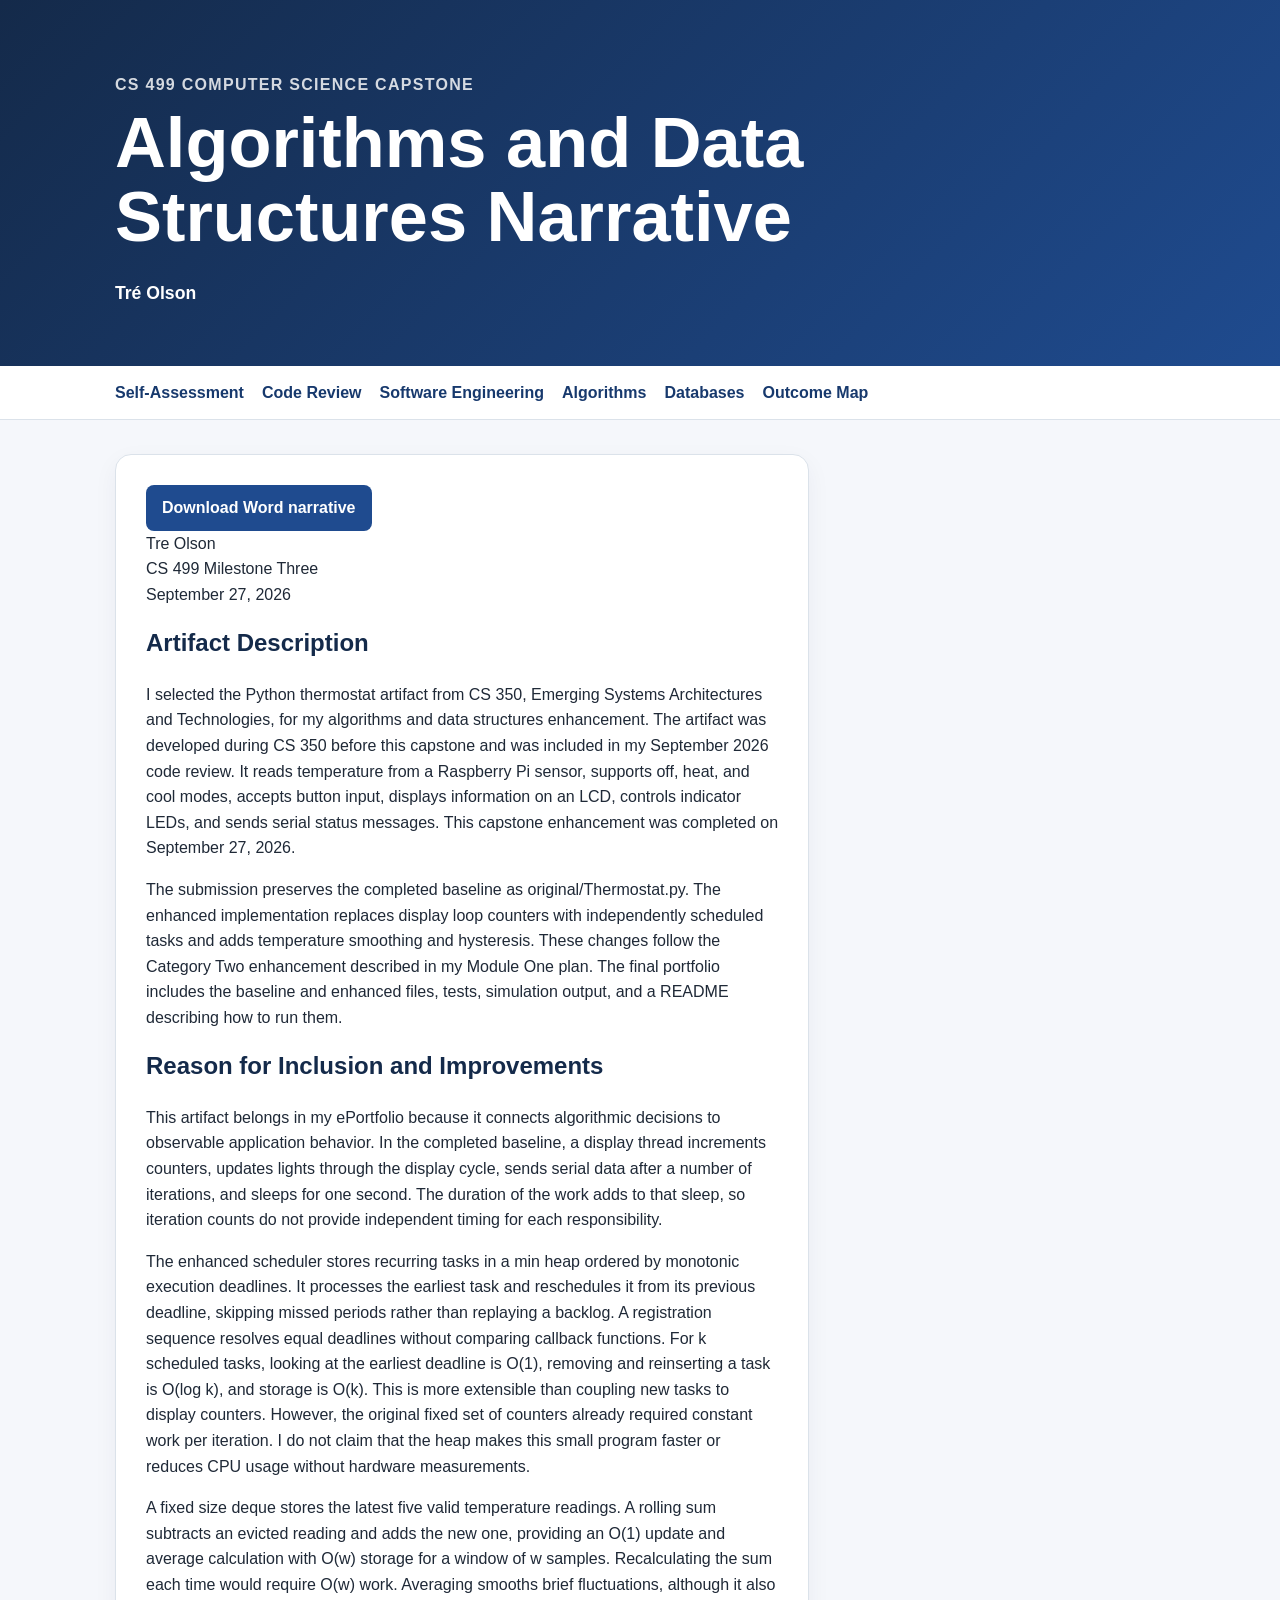
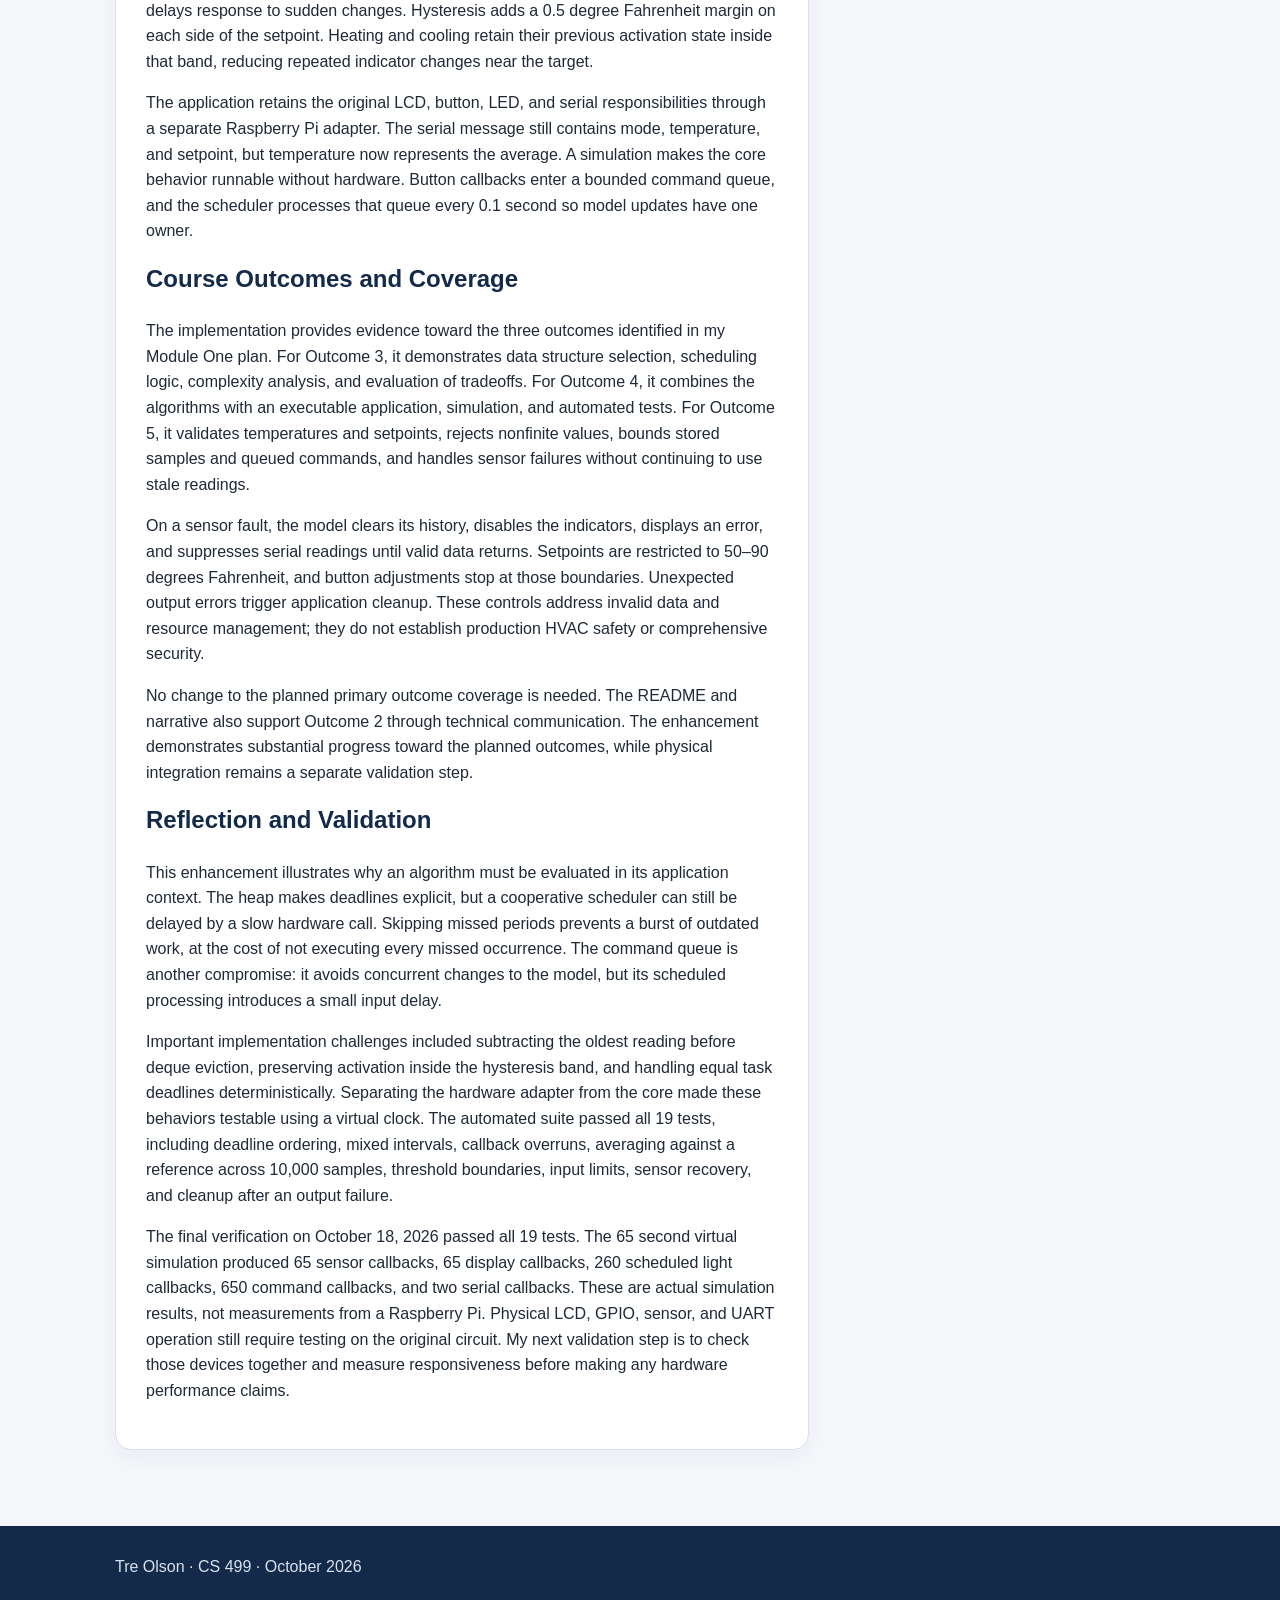
<file: algorithms/narrative.html>
<!DOCTYPE html>
<html lang="en">

<head>
    <meta charset="UTF-8">
    <meta name="viewport" content="width=device-width, initial-scale=1">
    <meta name="description"
        content="Tre Olson CS 499 capstone portfolio with source code, reflections, and verification evidence.">
    <title>Algorithms and Data Structures Narrative | Tre Olson</title>
    <link rel="stylesheet" href="../style.css">
</head>

<body><a href="#main" class="skip-link">Skip to content</a>
    <header class="site-header">
        <div class="container">
            <p class="eyebrow">CS 499 Computer Science Capstone</p>
            <h1>Algorithms and Data Structures Narrative</h1>
            <p class="name">Tré Olson</p>
        </div>
    </header>
    <nav class="site-nav" aria-label="Primary navigation">
        <div class="container nav-links"><a href="../index.html#self-assessment">Self-Assessment</a><a
                href="../index.html#code-review">Code Review</a><a href="../index.html#software-engineering">Software
                Engineering</a><a href="../index.html#algorithms">Algorithms</a><a
                href="../index.html#databases">Databases</a><a href="../outcomes.html">Outcome Map</a></div>
    </nav>
    <main id="main" class="container">
        <article class="card prose"><a class="button" href="Tre Olson CS 499 Milestone Three Narrative.docx">Download
                Word narrative</a>
            <p>Tre Olson<br>CS 499 Milestone Three<br>September 27, 2026</p>
            <h2>Artifact Description</h2>
            <p>I selected the Python thermostat artifact from CS 350, Emerging Systems Architectures and Technologies,
                for my algorithms and data structures enhancement. The artifact was developed during CS 350 before this
                capstone and was included in my September 2026 code review. It reads temperature from a Raspberry Pi
                sensor, supports off, heat, and cool modes, accepts button input, displays information on an LCD,
                controls indicator LEDs, and sends serial status messages. This capstone enhancement was completed on
                September 27, 2026.</p>
            <p>The submission preserves the completed baseline as original/Thermostat.py. The enhanced implementation
                replaces display loop counters with independently scheduled tasks and adds temperature smoothing and
                hysteresis. These changes follow the Category Two enhancement described in my Module One plan. The final
                portfolio includes the baseline and enhanced files, tests, simulation output, and a README describing
                how to run them.</p>
            <h2>Reason for Inclusion and Improvements</h2>
            <p>This artifact belongs in my ePortfolio because it connects algorithmic decisions to observable
                application behavior. In the completed baseline, a display thread increments counters, updates lights
                through the display cycle, sends serial data after a number of iterations, and sleeps for one second.
                The duration of the work adds to that sleep, so iteration counts do not provide independent timing for
                each responsibility.</p>
            <p>The enhanced scheduler stores recurring tasks in a min heap ordered by monotonic execution deadlines. It
                processes the earliest task and reschedules it from its previous deadline, skipping missed periods
                rather than replaying a backlog. A registration sequence resolves equal deadlines without comparing
                callback functions. For k scheduled tasks, looking at the earliest deadline is O(1), removing and
                reinserting a task is O(log k), and storage is O(k). This is more extensible than coupling new tasks to
                display counters. However, the original fixed set of counters already required constant work per
                iteration. I do not claim that the heap makes this small program faster or reduces CPU usage without
                hardware measurements.</p>
            <p>A fixed size deque stores the latest five valid temperature readings. A rolling sum subtracts an evicted
                reading and adds the new one, providing an O(1) update and average calculation with O(w) storage for a
                window of w samples. Recalculating the sum each time would require O(w) work. Averaging smooths brief
                fluctuations, although it also delays response to sudden changes. Hysteresis adds a 0.5 degree
                Fahrenheit margin on each side of the setpoint. Heating and cooling retain their previous activation
                state inside that band, reducing repeated indicator changes near the target.</p>
            <p>The application retains the original LCD, button, LED, and serial responsibilities through a separate
                Raspberry Pi adapter. The serial message still contains mode, temperature, and setpoint, but temperature
                now represents the average. A simulation makes the core behavior runnable without hardware. Button
                callbacks enter a bounded command queue, and the scheduler processes that queue every 0.1 second so
                model updates have one owner.</p>
            <h2>Course Outcomes and Coverage</h2>
            <p>The implementation provides evidence toward the three outcomes identified in my Module One plan. For
                Outcome 3, it demonstrates data structure selection, scheduling logic, complexity analysis, and
                evaluation of tradeoffs. For Outcome 4, it combines the algorithms with an executable application,
                simulation, and automated tests. For Outcome 5, it validates temperatures and setpoints, rejects
                nonfinite values, bounds stored samples and queued commands, and handles sensor failures without
                continuing to use stale readings.</p>
            <p>On a sensor fault, the model clears its history, disables the indicators, displays an error, and
                suppresses serial readings until valid data returns. Setpoints are restricted to 50–90 degrees
                Fahrenheit, and button adjustments stop at those boundaries. Unexpected output errors trigger
                application cleanup. These controls address invalid data and resource management; they do not establish
                production HVAC safety or comprehensive security.</p>
            <p>No change to the planned primary outcome coverage is needed. The README and narrative also support
                Outcome 2 through technical communication. The enhancement demonstrates substantial progress toward the
                planned outcomes, while physical integration remains a separate validation step.</p>
            <h2>Reflection and Validation</h2>
            <p>This enhancement illustrates why an algorithm must be evaluated in its application context. The heap
                makes deadlines explicit, but a cooperative scheduler can still be delayed by a slow hardware call.
                Skipping missed periods prevents a burst of outdated work, at the cost of not executing every missed
                occurrence. The command queue is another compromise: it avoids concurrent changes to the model, but its
                scheduled processing introduces a small input delay.</p>
            <p>Important implementation challenges included subtracting the oldest reading before deque eviction,
                preserving activation inside the hysteresis band, and handling equal task deadlines deterministically.
                Separating the hardware adapter from the core made these behaviors testable using a virtual clock. The
                automated suite passed all 19 tests, including deadline ordering, mixed intervals, callback overruns,
                averaging against a reference across 10,000 samples, threshold boundaries, input limits, sensor
                recovery, and cleanup after an output failure.</p>
            <p>The final verification on October 18, 2026 passed all 19 tests. The 65 second virtual simulation produced
                65 sensor callbacks, 65 display callbacks, 260 scheduled light callbacks, 650 command callbacks, and two
                serial callbacks. These are actual simulation results, not measurements from a Raspberry Pi. Physical
                LCD, GPIO, sensor, and UART operation still require testing on the original circuit. My next validation
                step is to check those devices together and measure responsiveness before making any hardware
                performance claims.</p>
        </article>
    </main>
    <footer>
        <div class="container">
            <p>Tre Olson · CS 499 · October 2026</p>
        </div>
    </footer>
</body>

</html>
</file>
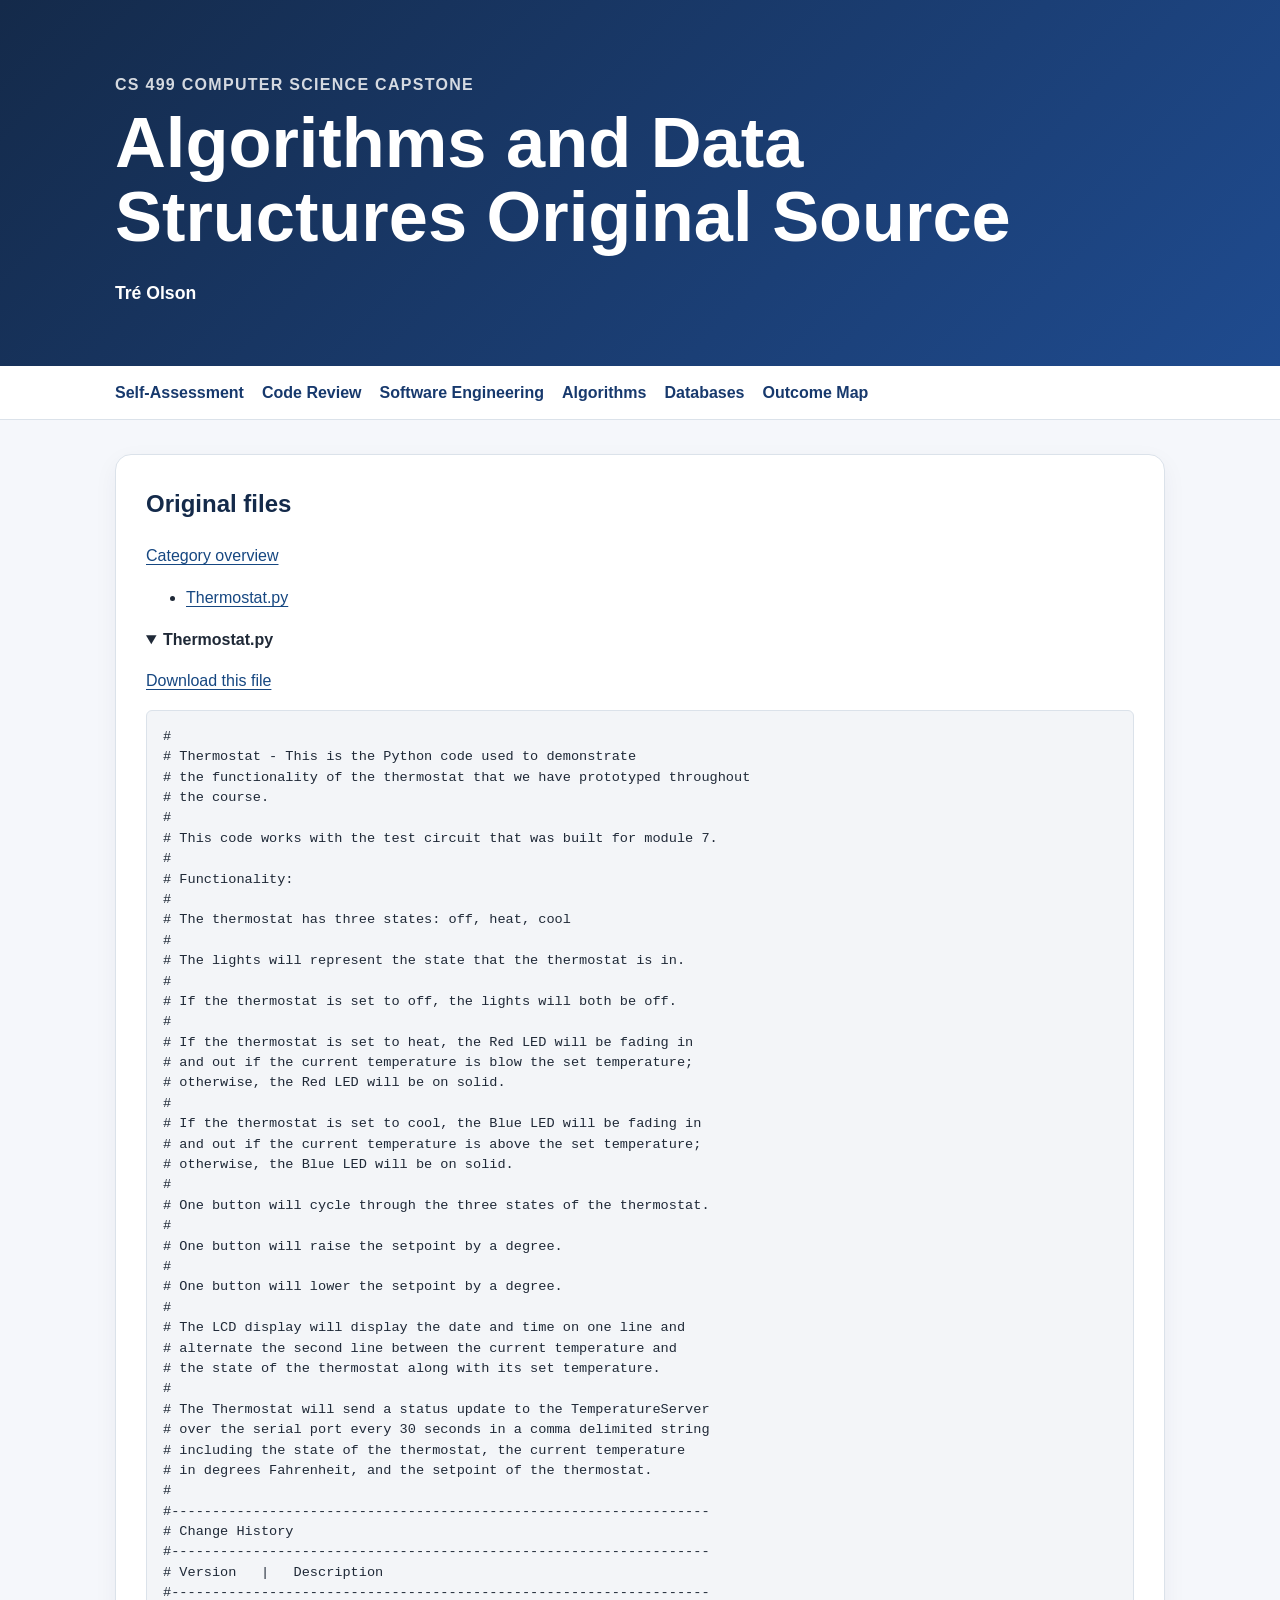
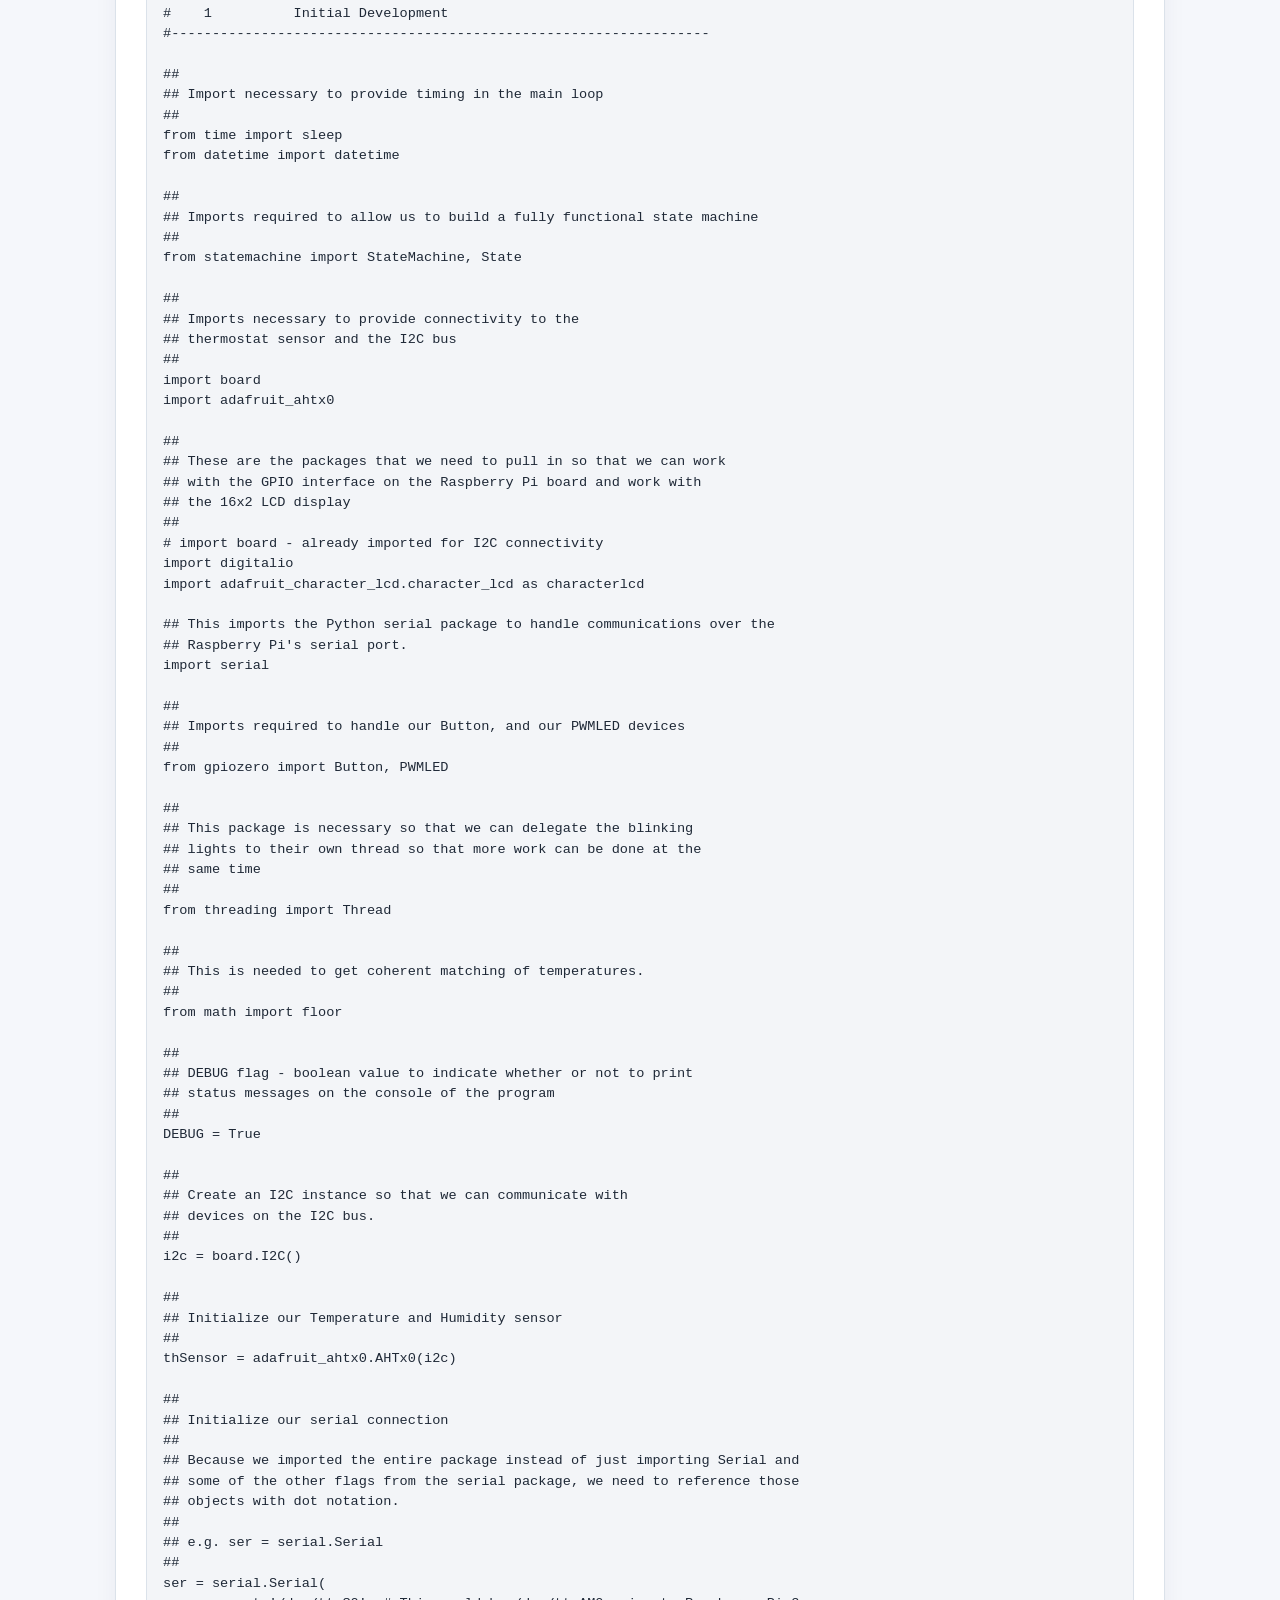
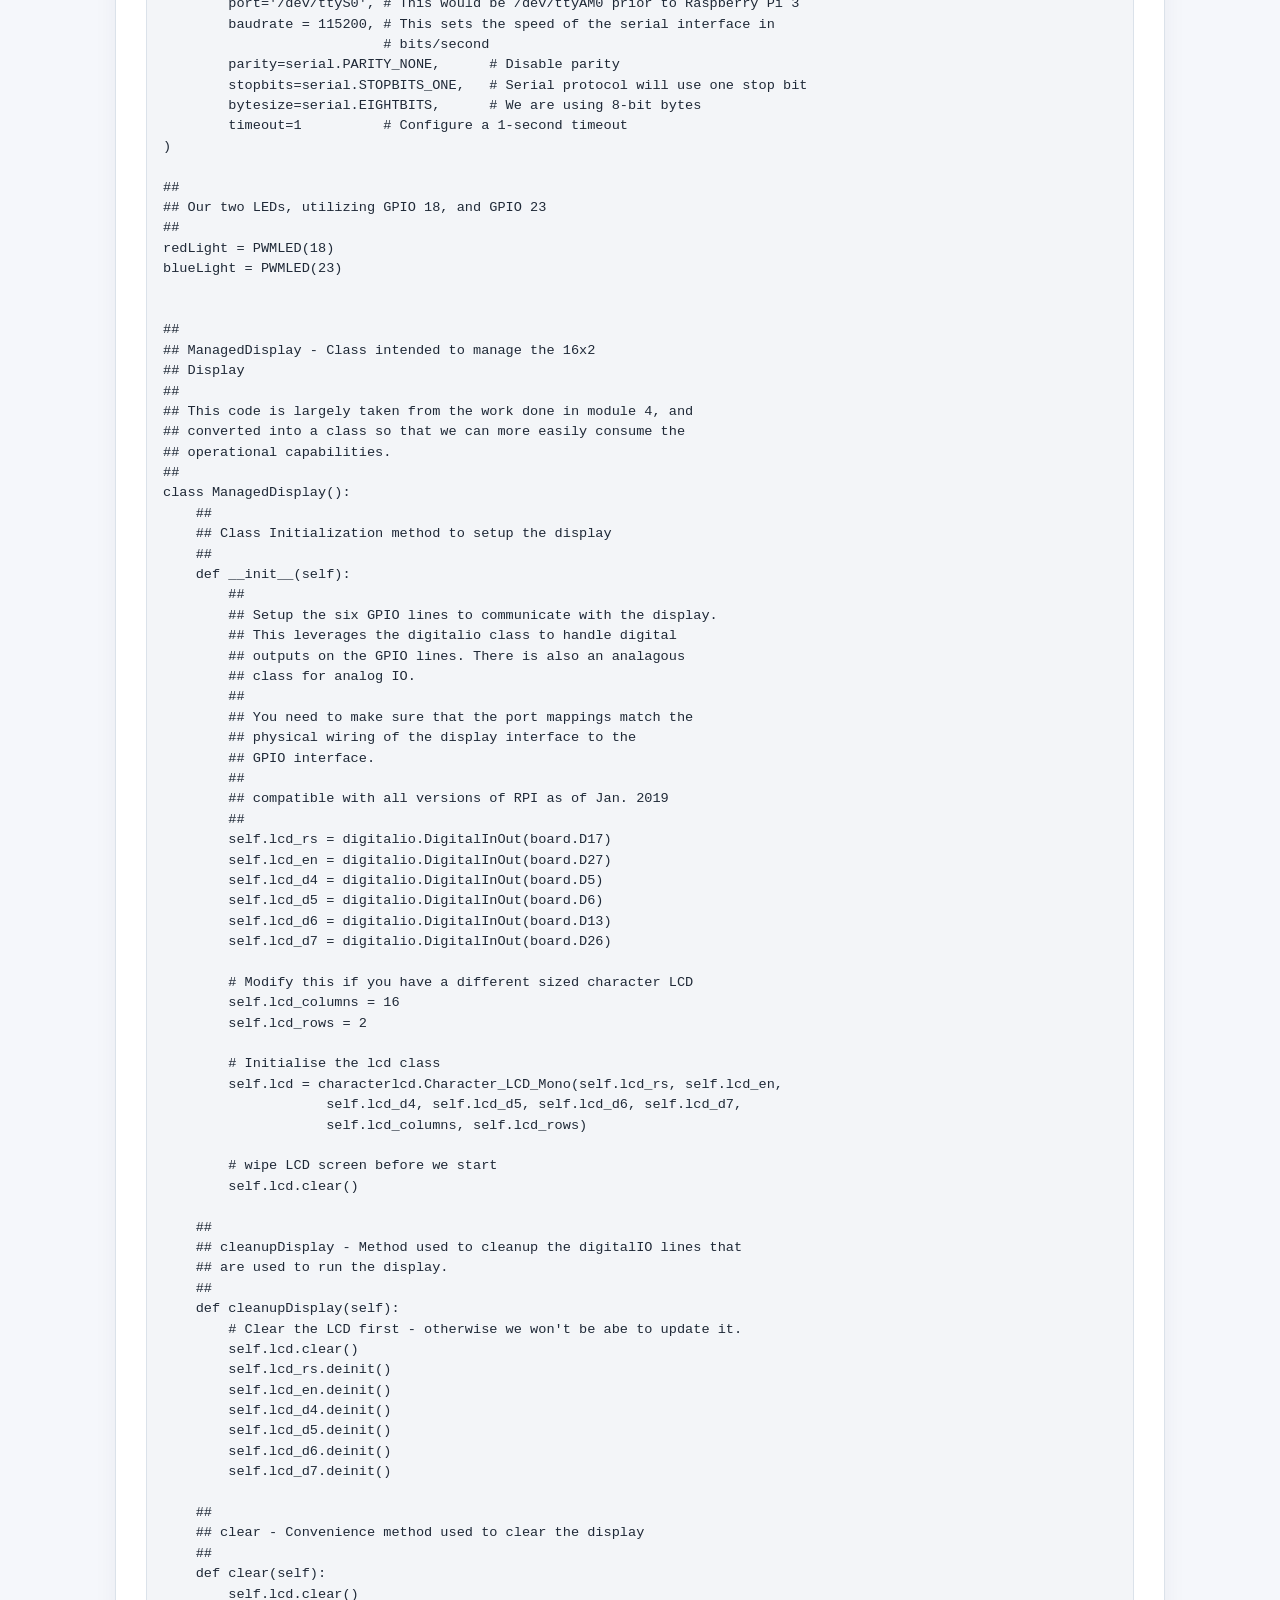
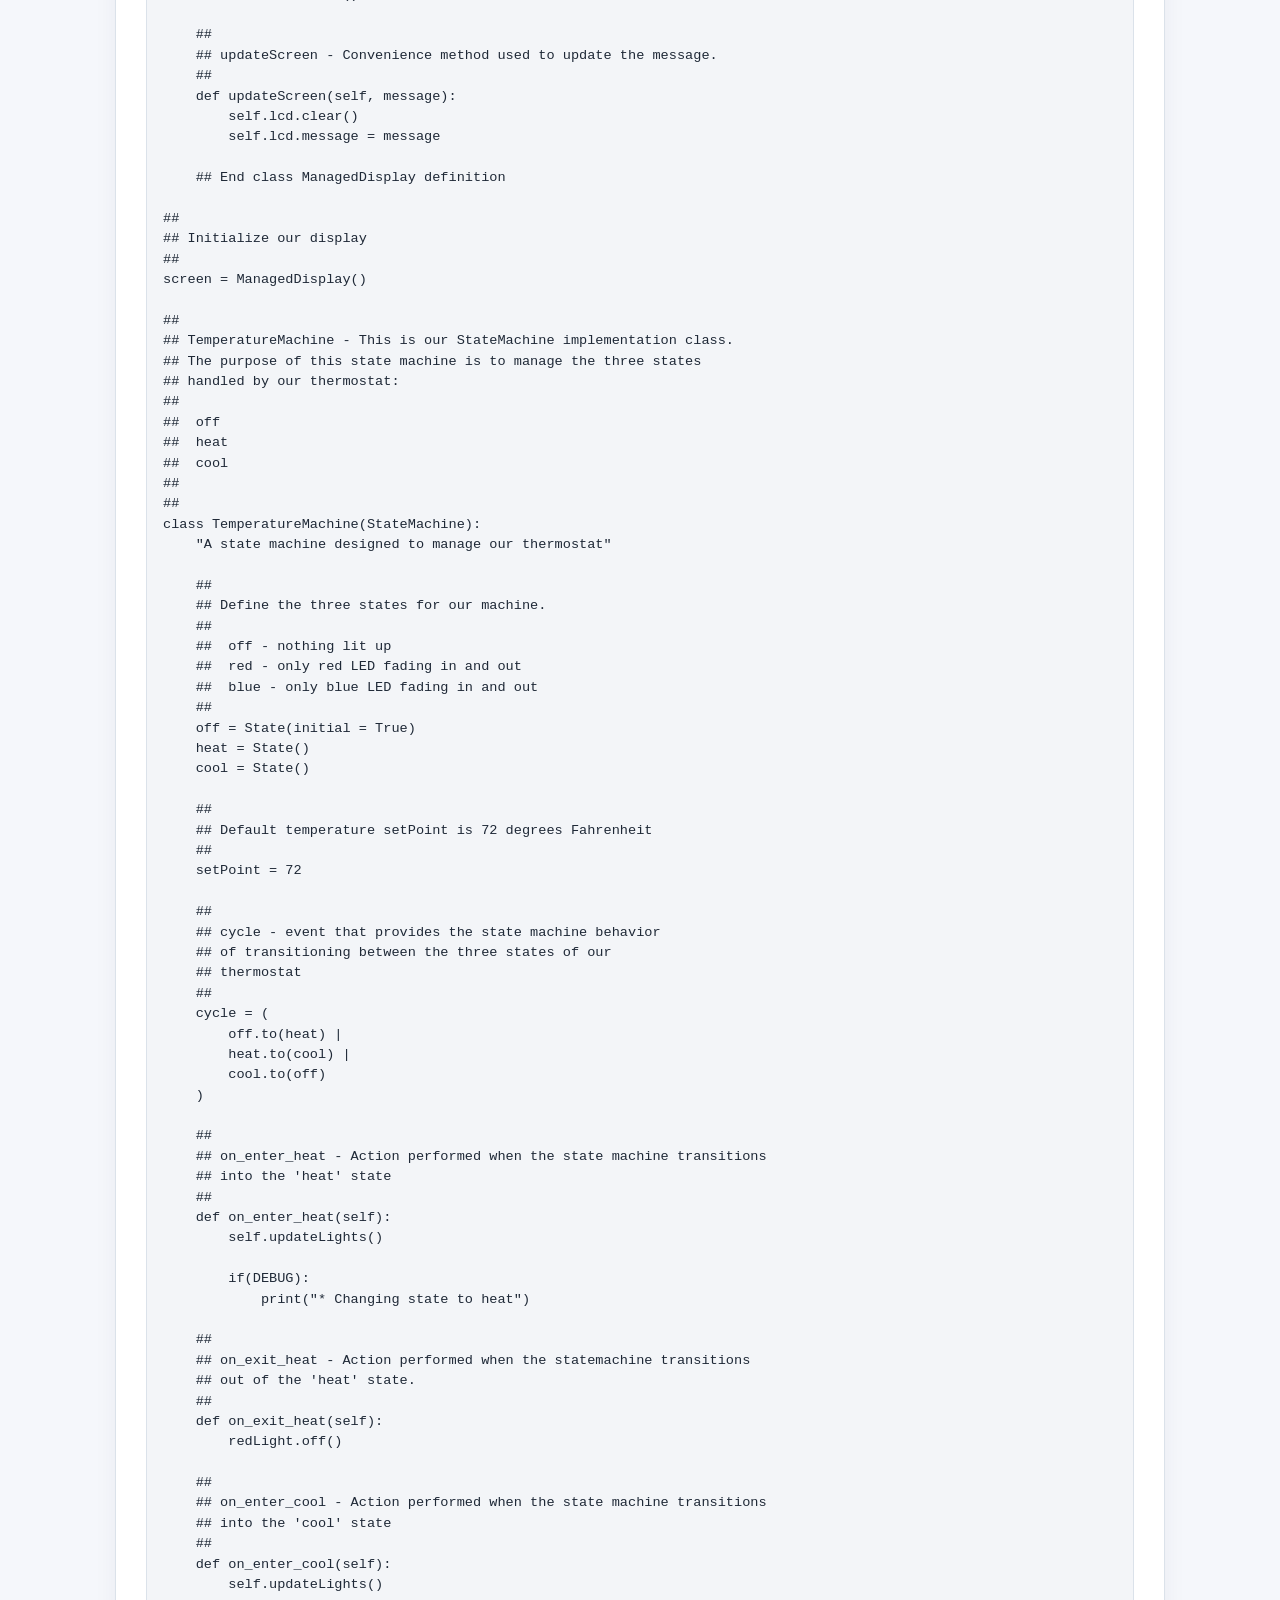
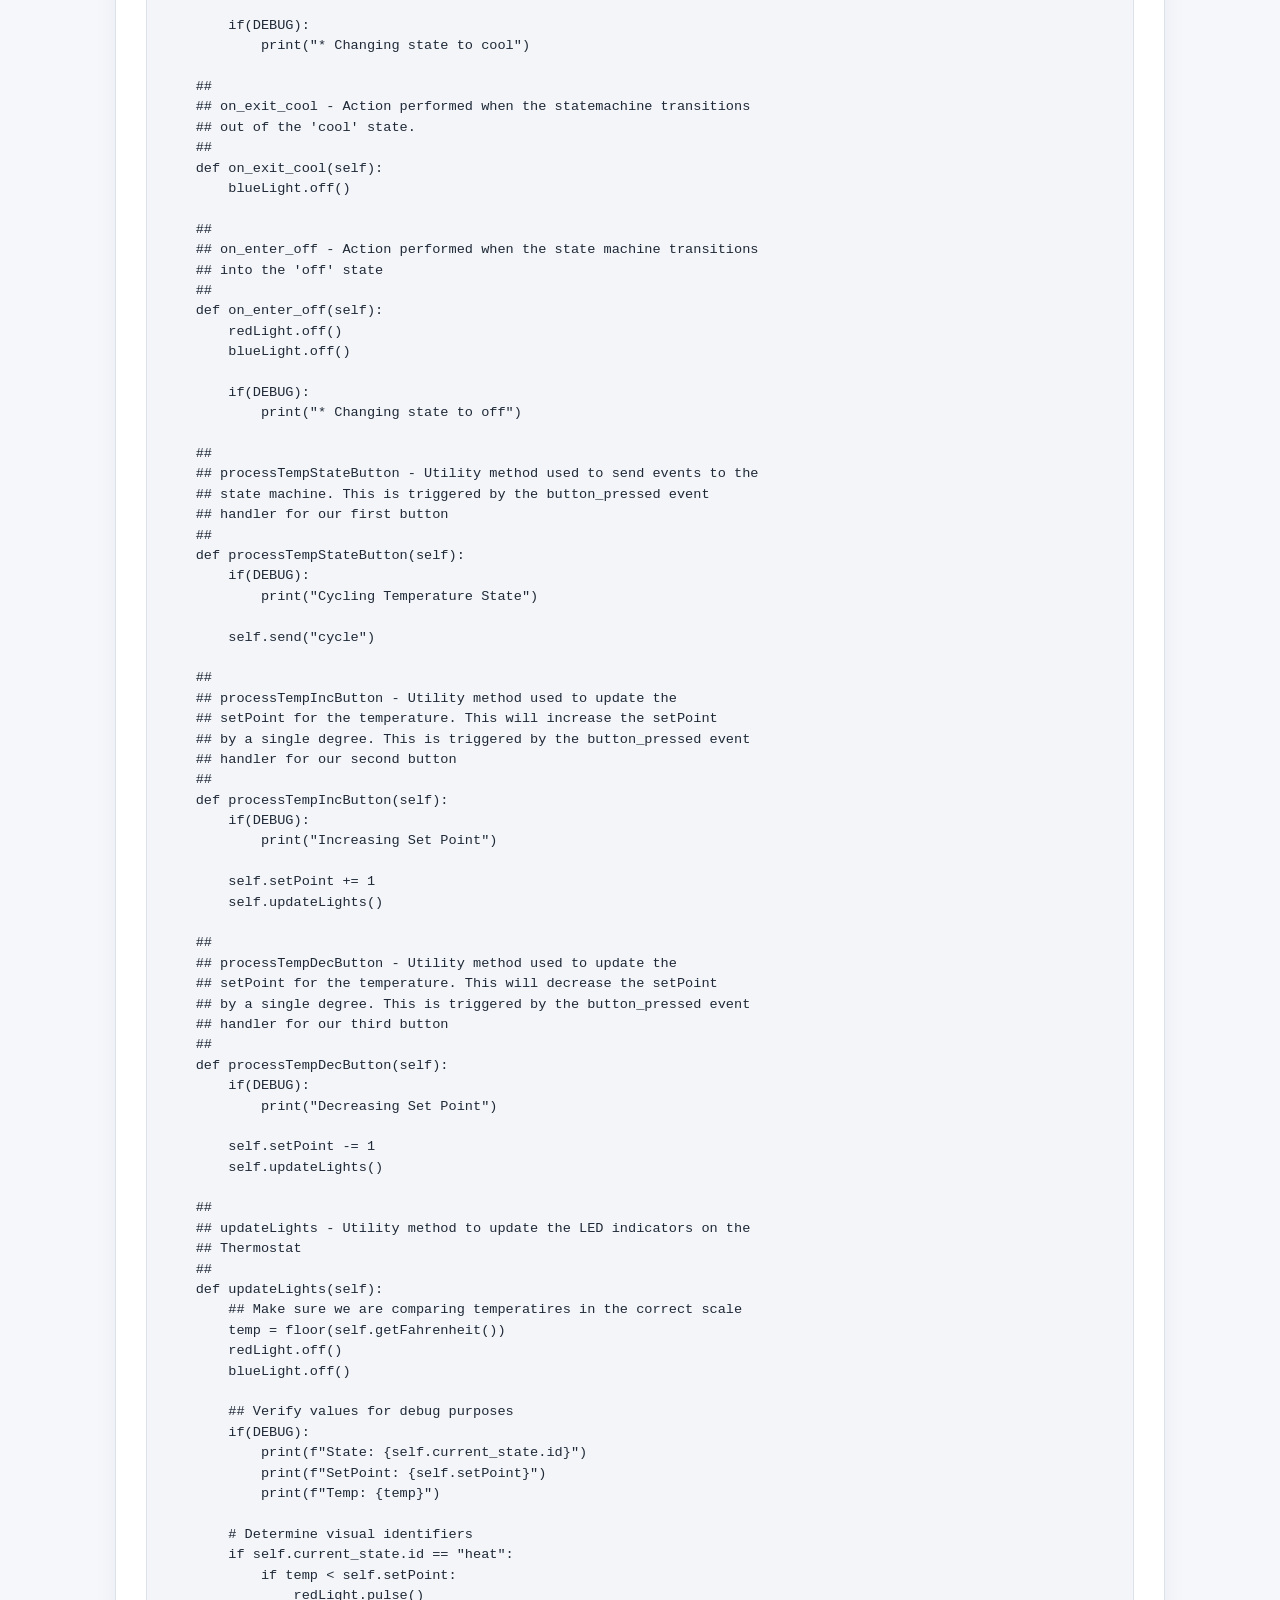
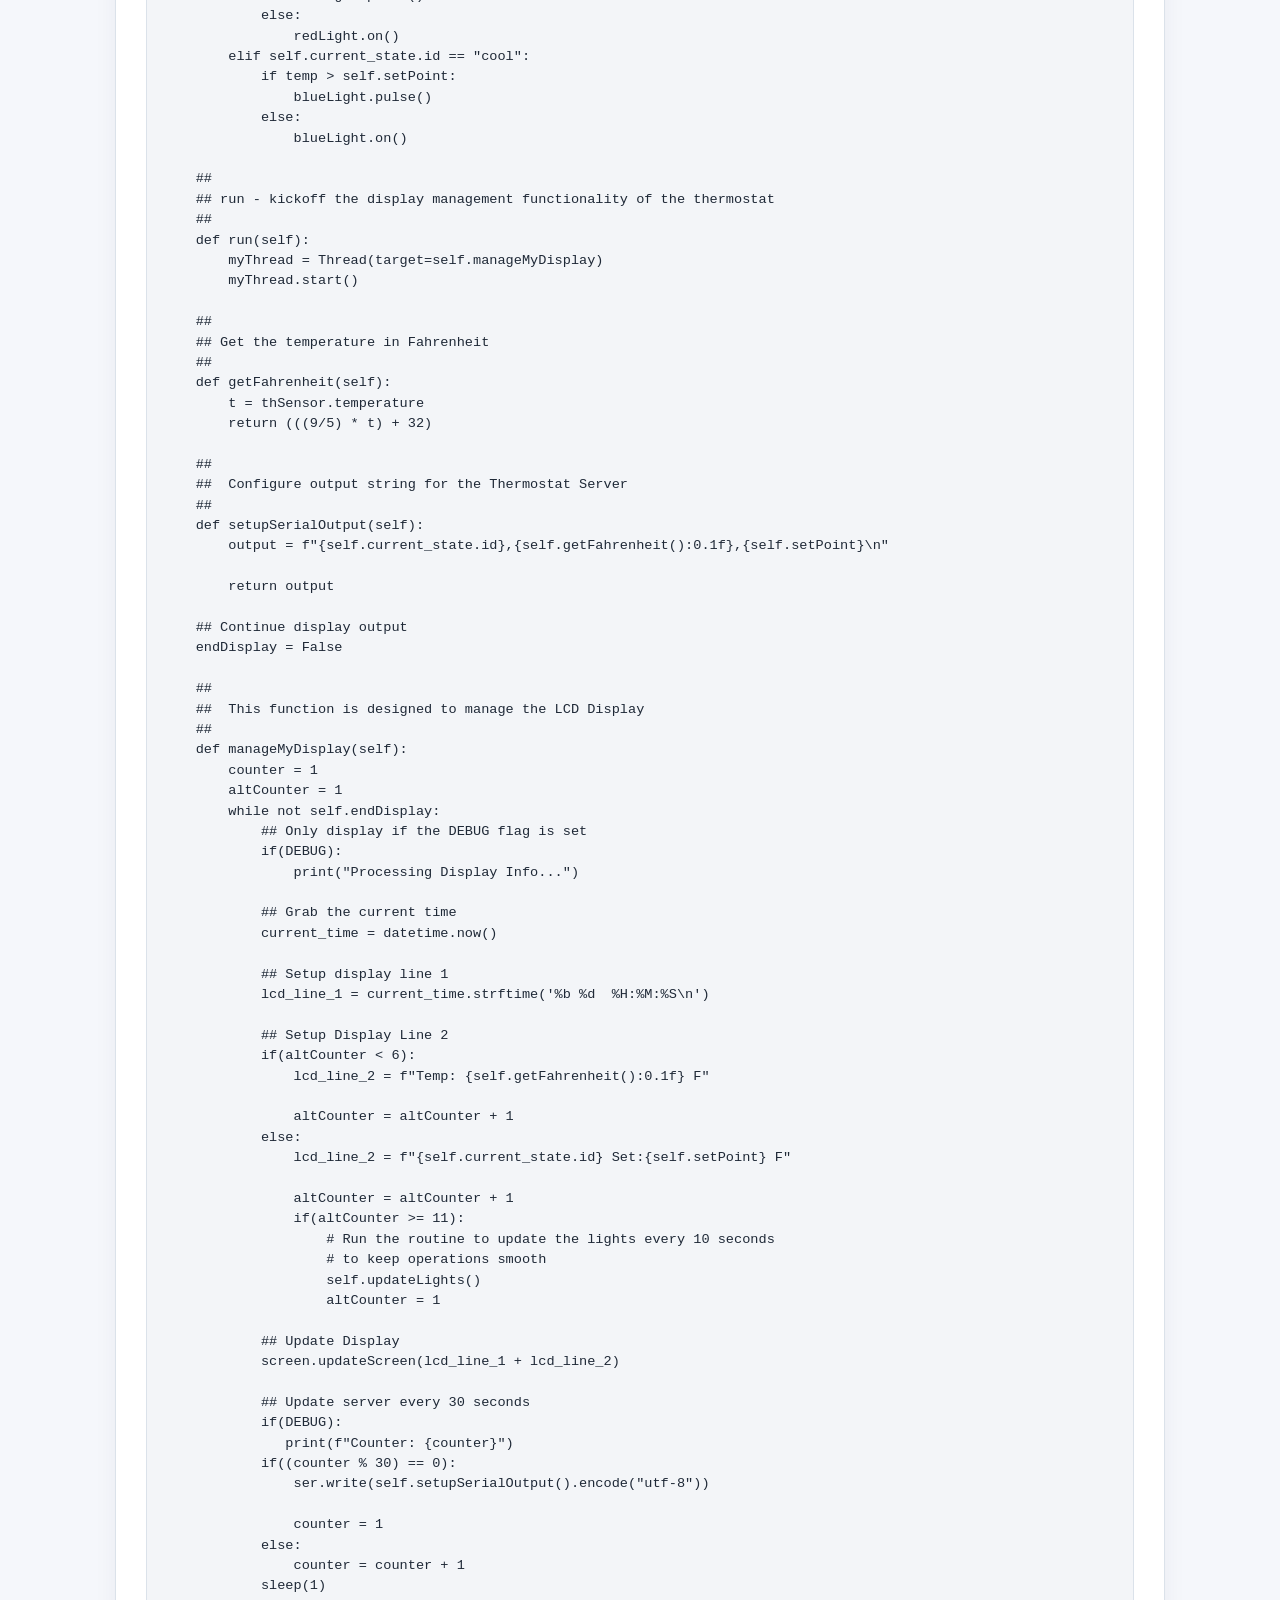
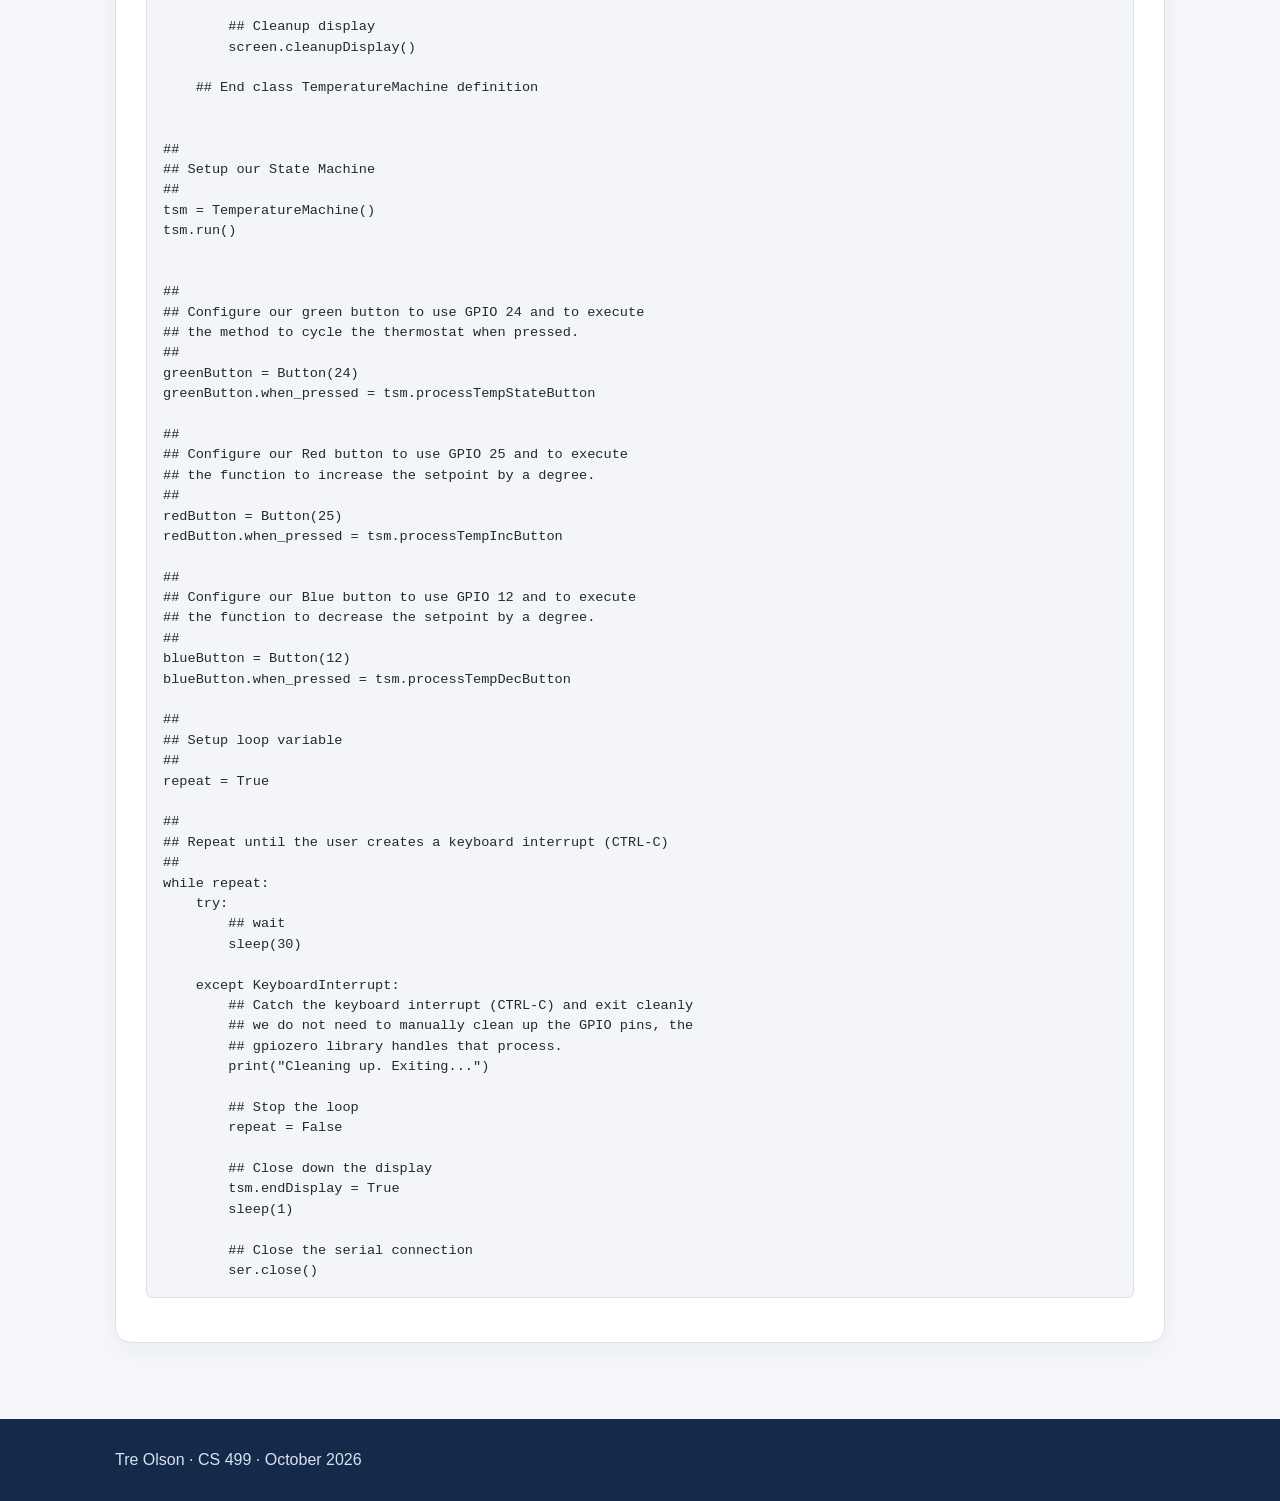
<file: algorithms/original.html>
<!DOCTYPE html>
<html lang="en">

<head>
    <meta charset="UTF-8">
    <meta name="viewport" content="width=device-width, initial-scale=1">
    <meta name="description"
        content="Tre Olson CS 499 capstone portfolio with source code, reflections, and verification evidence.">
    <title>Algorithms and Data Structures Original Source | Tre Olson</title>
    <link rel="stylesheet" href="../style.css">
</head>

<body><a href="#main" class="skip-link">Skip to content</a>
    <header class="site-header">
        <div class="container">
            <p class="eyebrow">CS 499 Computer Science Capstone</p>
            <h1>Algorithms and Data Structures Original Source</h1>
            <p class="name">Tré Olson</p>
        </div>
    </header>
    <nav class="site-nav" aria-label="Primary navigation">
        <div class="container nav-links"><a href="../index.html#self-assessment">Self-Assessment</a><a
                href="../index.html#code-review">Code Review</a><a href="../index.html#software-engineering">Software
                Engineering</a><a href="../index.html#algorithms">Algorithms</a><a
                href="../index.html#databases">Databases</a><a href="../outcomes.html">Outcome Map</a></div>
    </nav>
    <main id="main" class="container">
        <section class="card">
            <h2>Original files</h2>
            <p><a href="index.html">Category overview</a></p>
            <ul>
                <li><a href="original/Thermostat.py">Thermostat.py</a></li>
            </ul>
            <details open>
                <summary>Thermostat.py</summary>
                <p><a href="original/Thermostat.py">Download this file</a></p>
                <pre><code>#
# Thermostat - This is the Python code used to demonstrate
# the functionality of the thermostat that we have prototyped throughout
# the course. 
#
# This code works with the test circuit that was built for module 7.
#
# Functionality:
#
# The thermostat has three states: off, heat, cool
#
# The lights will represent the state that the thermostat is in.
#
# If the thermostat is set to off, the lights will both be off.
#
# If the thermostat is set to heat, the Red LED will be fading in 
# and out if the current temperature is blow the set temperature;
# otherwise, the Red LED will be on solid.
#
# If the thermostat is set to cool, the Blue LED will be fading in 
# and out if the current temperature is above the set temperature;
# otherwise, the Blue LED will be on solid.
#
# One button will cycle through the three states of the thermostat.
#
# One button will raise the setpoint by a degree.
#
# One button will lower the setpoint by a degree.
#
# The LCD display will display the date and time on one line and
# alternate the second line between the current temperature and 
# the state of the thermostat along with its set temperature.
#
# The Thermostat will send a status update to the TemperatureServer
# over the serial port every 30 seconds in a comma delimited string
# including the state of the thermostat, the current temperature
# in degrees Fahrenheit, and the setpoint of the thermostat.
#
#------------------------------------------------------------------
# Change History
#------------------------------------------------------------------
# Version   |   Description
#------------------------------------------------------------------
#    1          Initial Development
#------------------------------------------------------------------

##
## Import necessary to provide timing in the main loop
##
from time import sleep
from datetime import datetime

##
## Imports required to allow us to build a fully functional state machine
##
from statemachine import StateMachine, State

##
## Imports necessary to provide connectivity to the 
## thermostat sensor and the I2C bus
##
import board
import adafruit_ahtx0

##
## These are the packages that we need to pull in so that we can work
## with the GPIO interface on the Raspberry Pi board and work with
## the 16x2 LCD display
##
# import board - already imported for I2C connectivity
import digitalio
import adafruit_character_lcd.character_lcd as characterlcd

## This imports the Python serial package to handle communications over the
## Raspberry Pi&#x27;s serial port. 
import serial

##
## Imports required to handle our Button, and our PWMLED devices
##
from gpiozero import Button, PWMLED

##
## This package is necessary so that we can delegate the blinking
## lights to their own thread so that more work can be done at the
## same time
##
from threading import Thread

##
## This is needed to get coherent matching of temperatures.
##
from math import floor

##
## DEBUG flag - boolean value to indicate whether or not to print 
## status messages on the console of the program
## 
DEBUG = True

##
## Create an I2C instance so that we can communicate with
## devices on the I2C bus.
##
i2c = board.I2C()

##
## Initialize our Temperature and Humidity sensor
##
thSensor = adafruit_ahtx0.AHTx0(i2c)

##
## Initialize our serial connection
##
## Because we imported the entire package instead of just importing Serial and
## some of the other flags from the serial package, we need to reference those
## objects with dot notation.
##
## e.g. ser = serial.Serial
##
ser = serial.Serial(
        port=&#x27;/dev/ttyS0&#x27;, # This would be /dev/ttyAM0 prior to Raspberry Pi 3
        baudrate = 115200, # This sets the speed of the serial interface in
                           # bits/second
        parity=serial.PARITY_NONE,      # Disable parity
        stopbits=serial.STOPBITS_ONE,   # Serial protocol will use one stop bit
        bytesize=serial.EIGHTBITS,      # We are using 8-bit bytes 
        timeout=1          # Configure a 1-second timeout
)

##
## Our two LEDs, utilizing GPIO 18, and GPIO 23
##
redLight = PWMLED(18)
blueLight = PWMLED(23)


##
## ManagedDisplay - Class intended to manage the 16x2 
## Display
##
## This code is largely taken from the work done in module 4, and
## converted into a class so that we can more easily consume the 
## operational capabilities.
##
class ManagedDisplay():
    ##
    ## Class Initialization method to setup the display
    ##
    def __init__(self):
        ##
        ## Setup the six GPIO lines to communicate with the display.
        ## This leverages the digitalio class to handle digital 
        ## outputs on the GPIO lines. There is also an analagous
        ## class for analog IO.
        ##
        ## You need to make sure that the port mappings match the
        ## physical wiring of the display interface to the 
        ## GPIO interface.
        ##
        ## compatible with all versions of RPI as of Jan. 2019
        ##
        self.lcd_rs = digitalio.DigitalInOut(board.D17)
        self.lcd_en = digitalio.DigitalInOut(board.D27)
        self.lcd_d4 = digitalio.DigitalInOut(board.D5)
        self.lcd_d5 = digitalio.DigitalInOut(board.D6)
        self.lcd_d6 = digitalio.DigitalInOut(board.D13)
        self.lcd_d7 = digitalio.DigitalInOut(board.D26)

        # Modify this if you have a different sized character LCD
        self.lcd_columns = 16
        self.lcd_rows = 2 

        # Initialise the lcd class
        self.lcd = characterlcd.Character_LCD_Mono(self.lcd_rs, self.lcd_en, 
                    self.lcd_d4, self.lcd_d5, self.lcd_d6, self.lcd_d7, 
                    self.lcd_columns, self.lcd_rows)

        # wipe LCD screen before we start
        self.lcd.clear()

    ##
    ## cleanupDisplay - Method used to cleanup the digitalIO lines that
    ## are used to run the display.
    ##
    def cleanupDisplay(self):
        # Clear the LCD first - otherwise we won&#x27;t be abe to update it.
        self.lcd.clear()
        self.lcd_rs.deinit()
        self.lcd_en.deinit()
        self.lcd_d4.deinit()
        self.lcd_d5.deinit()
        self.lcd_d6.deinit()
        self.lcd_d7.deinit()
        
    ##
    ## clear - Convenience method used to clear the display
    ##
    def clear(self):
        self.lcd.clear()

    ##
    ## updateScreen - Convenience method used to update the message.
    ##
    def updateScreen(self, message):
        self.lcd.clear()
        self.lcd.message = message

    ## End class ManagedDisplay definition  

##
## Initialize our display
##
screen = ManagedDisplay()

##
## TemperatureMachine - This is our StateMachine implementation class.
## The purpose of this state machine is to manage the three states
## handled by our thermostat:
##
##  off
##  heat
##  cool
##
##
class TemperatureMachine(StateMachine):
    &quot;A state machine designed to manage our thermostat&quot;

    ##
    ## Define the three states for our machine.
    ##
    ##  off - nothing lit up
    ##  red - only red LED fading in and out
    ##  blue - only blue LED fading in and out
    ##
    off = State(initial = True)
    heat = State()
    cool = State()

    ##
    ## Default temperature setPoint is 72 degrees Fahrenheit
    ##
    setPoint = 72

    ##
    ## cycle - event that provides the state machine behavior
    ## of transitioning between the three states of our 
    ## thermostat
    ##
    cycle = (
        off.to(heat) |
        heat.to(cool) |
        cool.to(off)
    )

    ##
    ## on_enter_heat - Action performed when the state machine transitions
    ## into the &#x27;heat&#x27; state
    ##
    def on_enter_heat(self):
        self.updateLights()

        if(DEBUG):
            print(&quot;* Changing state to heat&quot;)

    ##
    ## on_exit_heat - Action performed when the statemachine transitions
    ## out of the &#x27;heat&#x27; state.
    ##
    def on_exit_heat(self):
        redLight.off()

    ##
    ## on_enter_cool - Action performed when the state machine transitions
    ## into the &#x27;cool&#x27; state
    ##
    def on_enter_cool(self):
        self.updateLights()

        if(DEBUG):
            print(&quot;* Changing state to cool&quot;)
    
    ##
    ## on_exit_cool - Action performed when the statemachine transitions
    ## out of the &#x27;cool&#x27; state.
    ##
    def on_exit_cool(self):
        blueLight.off()

    ##
    ## on_enter_off - Action performed when the state machine transitions
    ## into the &#x27;off&#x27; state
    ##
    def on_enter_off(self):
        redLight.off()
        blueLight.off()

        if(DEBUG):
            print(&quot;* Changing state to off&quot;)
    
    ##
    ## processTempStateButton - Utility method used to send events to the 
    ## state machine. This is triggered by the button_pressed event
    ## handler for our first button
    ##
    def processTempStateButton(self):
        if(DEBUG):
            print(&quot;Cycling Temperature State&quot;)

        self.send(&quot;cycle&quot;)

    ##
    ## processTempIncButton - Utility method used to update the 
    ## setPoint for the temperature. This will increase the setPoint
    ## by a single degree. This is triggered by the button_pressed event
    ## handler for our second button
    ##
    def processTempIncButton(self):
        if(DEBUG):
            print(&quot;Increasing Set Point&quot;)

        self.setPoint += 1
        self.updateLights()

    ##
    ## processTempDecButton - Utility method used to update the 
    ## setPoint for the temperature. This will decrease the setPoint
    ## by a single degree. This is triggered by the button_pressed event
    ## handler for our third button
    ##
    def processTempDecButton(self):
        if(DEBUG):
            print(&quot;Decreasing Set Point&quot;)

        self.setPoint -= 1
        self.updateLights()

    ##
    ## updateLights - Utility method to update the LED indicators on the 
    ## Thermostat
    ##
    def updateLights(self):
        ## Make sure we are comparing temperatires in the correct scale
        temp = floor(self.getFahrenheit())
        redLight.off()
        blueLight.off()
    
        ## Verify values for debug purposes
        if(DEBUG):
            print(f&quot;State: {self.current_state.id}&quot;)
            print(f&quot;SetPoint: {self.setPoint}&quot;)
            print(f&quot;Temp: {temp}&quot;)

        # Determine visual identifiers
        if self.current_state.id == &quot;heat&quot;:
            if temp &lt; self.setPoint:
                redLight.pulse()
            else:
                redLight.on()
        elif self.current_state.id == &quot;cool&quot;:
            if temp &gt; self.setPoint:
                blueLight.pulse()
            else:
                blueLight.on()

    ##
    ## run - kickoff the display management functionality of the thermostat
    ##
    def run(self):
        myThread = Thread(target=self.manageMyDisplay)
        myThread.start()

    ##
    ## Get the temperature in Fahrenheit
    ##
    def getFahrenheit(self):
        t = thSensor.temperature
        return (((9/5) * t) + 32)
    
    ##
    ##  Configure output string for the Thermostat Server
    ##
    def setupSerialOutput(self):
        output = f&quot;{self.current_state.id},{self.getFahrenheit():0.1f},{self.setPoint}\n&quot;

        return output
    
    ## Continue display output
    endDisplay = False

    ##
    ##  This function is designed to manage the LCD Display
    ##
    def manageMyDisplay(self):
        counter = 1
        altCounter = 1
        while not self.endDisplay:
            ## Only display if the DEBUG flag is set
            if(DEBUG):
                print(&quot;Processing Display Info...&quot;)
    
            ## Grab the current time        
            current_time = datetime.now()
    
            ## Setup display line 1
            lcd_line_1 = current_time.strftime(&#x27;%b %d  %H:%M:%S\n&#x27;)

            ## Setup Display Line 2
            if(altCounter &lt; 6):
                lcd_line_2 = f&quot;Temp: {self.getFahrenheit():0.1f} F&quot;

                altCounter = altCounter + 1
            else:
                lcd_line_2 = f&quot;{self.current_state.id} Set:{self.setPoint} F&quot;

                altCounter = altCounter + 1
                if(altCounter &gt;= 11):
                    # Run the routine to update the lights every 10 seconds
                    # to keep operations smooth
                    self.updateLights()
                    altCounter = 1
    
            ## Update Display
            screen.updateScreen(lcd_line_1 + lcd_line_2)
    
            ## Update server every 30 seconds
            if(DEBUG):
               print(f&quot;Counter: {counter}&quot;)
            if((counter % 30) == 0):
                ser.write(self.setupSerialOutput().encode(&quot;utf-8&quot;))

                counter = 1
            else:
                counter = counter + 1
            sleep(1)

        ## Cleanup display
        screen.cleanupDisplay()

    ## End class TemperatureMachine definition


##
## Setup our State Machine
##
tsm = TemperatureMachine()
tsm.run()


##
## Configure our green button to use GPIO 24 and to execute
## the method to cycle the thermostat when pressed.
##
greenButton = Button(24)
greenButton.when_pressed = tsm.processTempStateButton

##
## Configure our Red button to use GPIO 25 and to execute
## the function to increase the setpoint by a degree.
##
redButton = Button(25)
redButton.when_pressed = tsm.processTempIncButton

##
## Configure our Blue button to use GPIO 12 and to execute
## the function to decrease the setpoint by a degree.
##
blueButton = Button(12)
blueButton.when_pressed = tsm.processTempDecButton

##
## Setup loop variable
##
repeat = True

##
## Repeat until the user creates a keyboard interrupt (CTRL-C)
##
while repeat:
    try:
        ## wait
        sleep(30)

    except KeyboardInterrupt:
        ## Catch the keyboard interrupt (CTRL-C) and exit cleanly
        ## we do not need to manually clean up the GPIO pins, the 
        ## gpiozero library handles that process.
        print(&quot;Cleaning up. Exiting...&quot;)

        ## Stop the loop
        repeat = False
        
        ## Close down the display
        tsm.endDisplay = True
        sleep(1)

        ## Close the serial connection
        ser.close()</code></pre>
            </details>
        </section>
    </main>
    <footer>
        <div class="container">
            <p>Tre Olson · CS 499 · October 2026</p>
        </div>
    </footer>
</body>

</html>
</file>
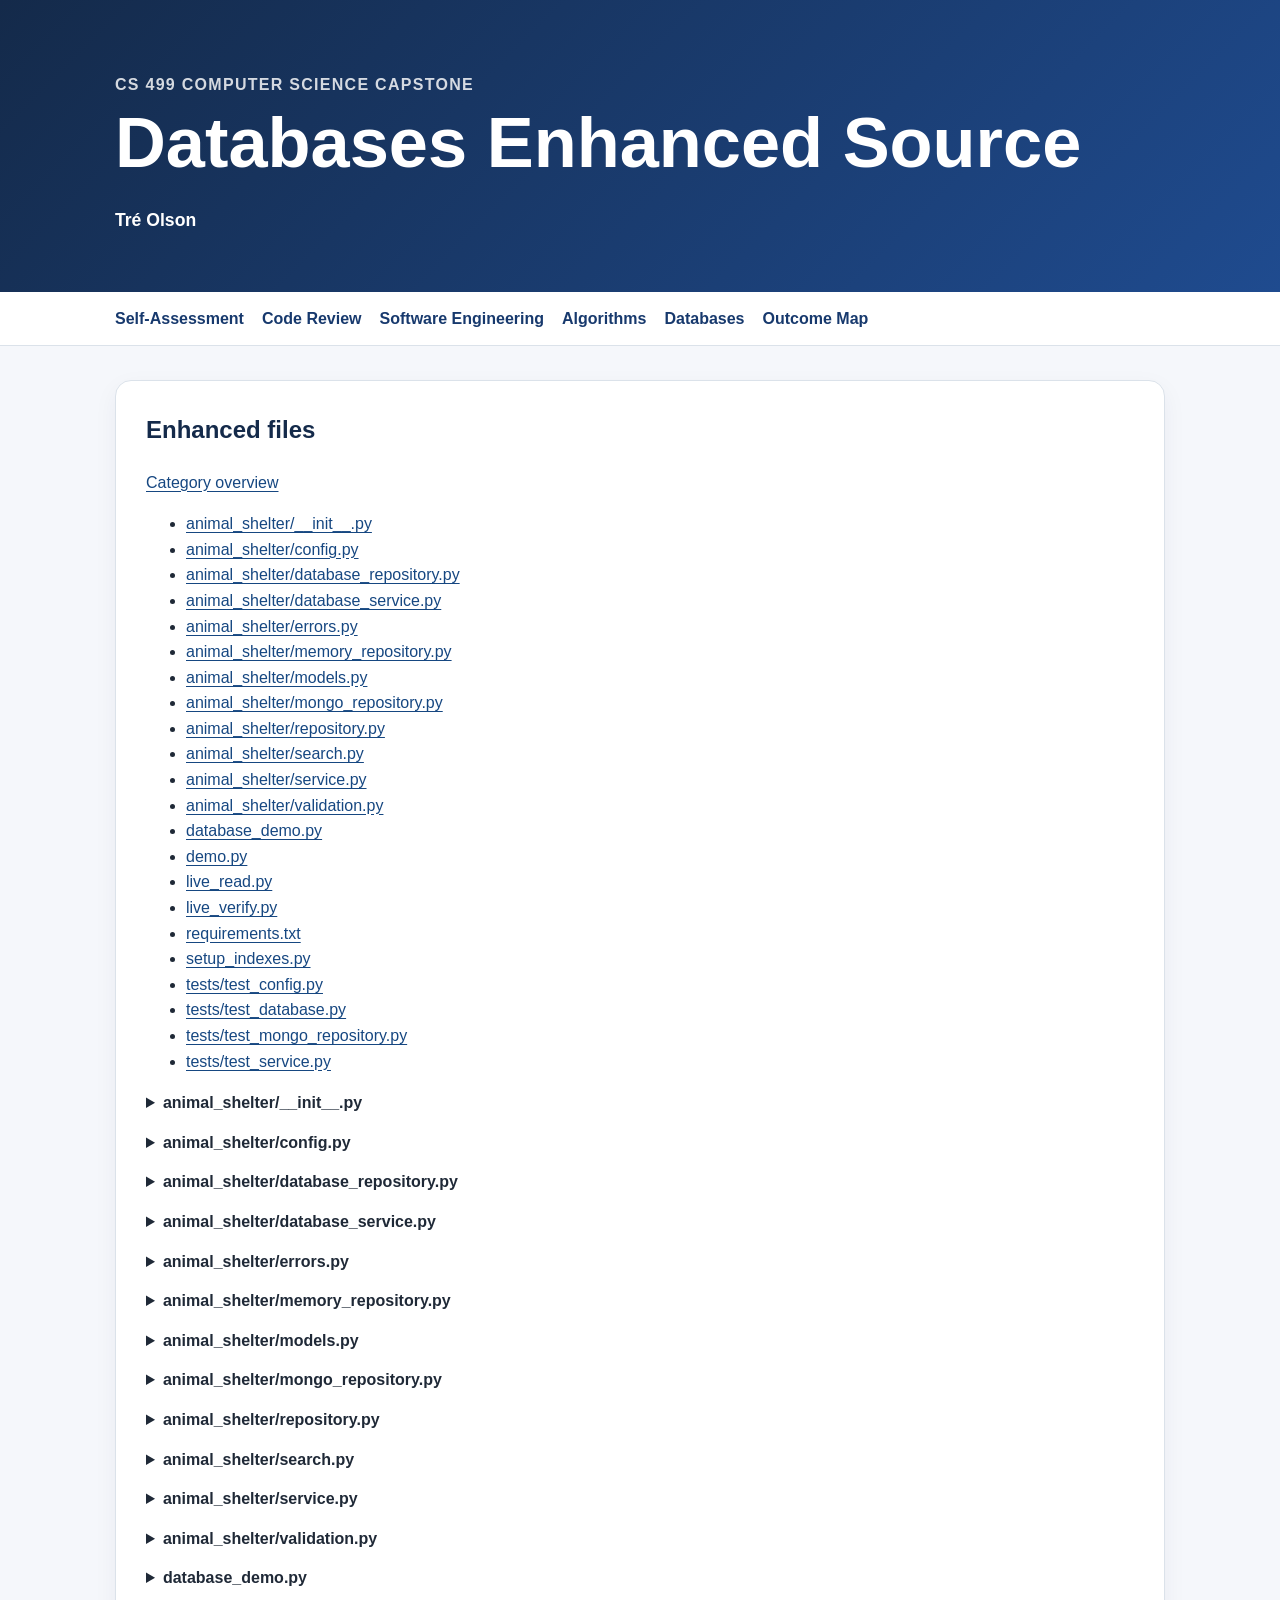
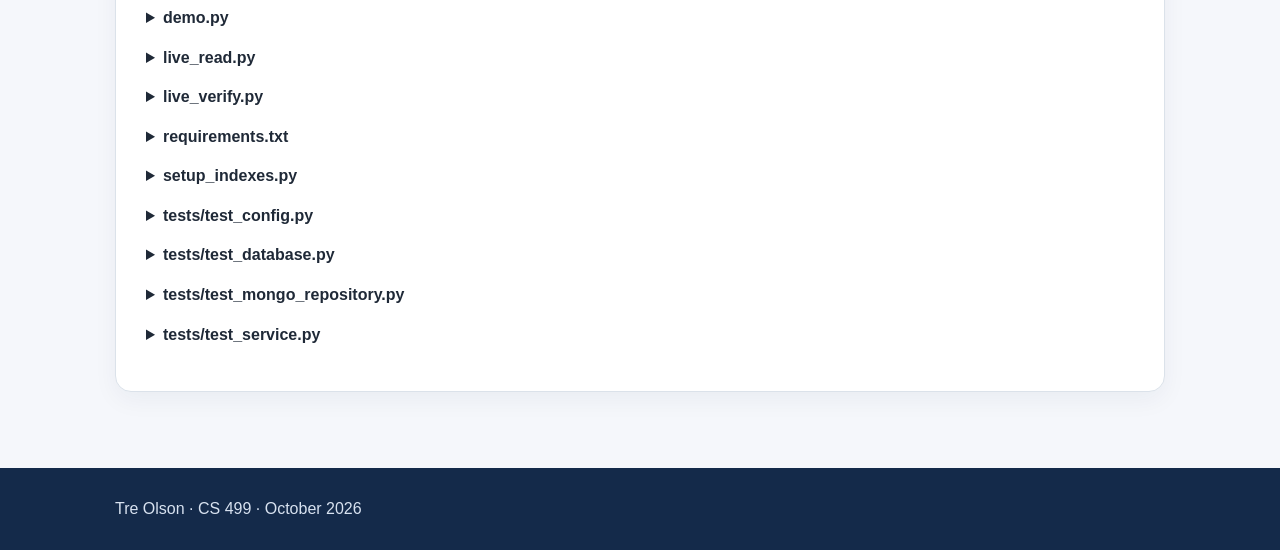
<file: databases/enhanced.html>
<!DOCTYPE html>
<html lang="en">

<head>
    <meta charset="UTF-8">
    <meta name="viewport" content="width=device-width, initial-scale=1">
    <meta name="description"
        content="Tre Olson CS 499 capstone portfolio with source code, reflections, and verification evidence.">
    <title>Databases Enhanced Source | Tre Olson</title>
    <link rel="stylesheet" href="../style.css">
</head>

<body><a href="#main" class="skip-link">Skip to content</a>
    <header class="site-header">
        <div class="container">
            <p class="eyebrow">CS 499 Computer Science Capstone</p>
            <h1>Databases Enhanced Source</h1>
            <p class="name">Tré Olson</p>
        </div>
    </header>
    <nav class="site-nav" aria-label="Primary navigation">
        <div class="container nav-links"><a href="../index.html#self-assessment">Self-Assessment</a><a
                href="../index.html#code-review">Code Review</a><a href="../index.html#software-engineering">Software
                Engineering</a><a href="../index.html#algorithms">Algorithms</a><a
                href="../index.html#databases">Databases</a><a href="../outcomes.html">Outcome Map</a></div>
    </nav>
    <main id="main" class="container">
        <section class="card">
            <h2>Enhanced files</h2>
            <p><a href="index.html">Category overview</a></p>
            <ul>
                <li><a href="enhanced/animal_shelter/__init__.py">animal_shelter/__init__.py</a></li>
                <li><a href="enhanced/animal_shelter/config.py">animal_shelter/config.py</a></li>
                <li><a href="enhanced/animal_shelter/database_repository.py">animal_shelter/database_repository.py</a>
                </li>
                <li><a href="enhanced/animal_shelter/database_service.py">animal_shelter/database_service.py</a></li>
                <li><a href="enhanced/animal_shelter/errors.py">animal_shelter/errors.py</a></li>
                <li><a href="enhanced/animal_shelter/memory_repository.py">animal_shelter/memory_repository.py</a></li>
                <li><a href="enhanced/animal_shelter/models.py">animal_shelter/models.py</a></li>
                <li><a href="enhanced/animal_shelter/mongo_repository.py">animal_shelter/mongo_repository.py</a></li>
                <li><a href="enhanced/animal_shelter/repository.py">animal_shelter/repository.py</a></li>
                <li><a href="enhanced/animal_shelter/search.py">animal_shelter/search.py</a></li>
                <li><a href="enhanced/animal_shelter/service.py">animal_shelter/service.py</a></li>
                <li><a href="enhanced/animal_shelter/validation.py">animal_shelter/validation.py</a></li>
                <li><a href="enhanced/database_demo.py">database_demo.py</a></li>
                <li><a href="enhanced/demo.py">demo.py</a></li>
                <li><a href="enhanced/live_read.py">live_read.py</a></li>
                <li><a href="enhanced/live_verify.py">live_verify.py</a></li>
                <li><a href="enhanced/requirements.txt">requirements.txt</a></li>
                <li><a href="enhanced/setup_indexes.py">setup_indexes.py</a></li>
                <li><a href="enhanced/tests/test_config.py">tests/test_config.py</a></li>
                <li><a href="enhanced/tests/test_database.py">tests/test_database.py</a></li>
                <li><a href="enhanced/tests/test_mongo_repository.py">tests/test_mongo_repository.py</a></li>
                <li><a href="enhanced/tests/test_service.py">tests/test_service.py</a></li>
            </ul>
            <details>
                <summary>animal_shelter/__init__.py</summary>
                <p><a href="enhanced/animal_shelter/__init__.py">Download this file</a></p>
                <pre><code>&quot;&quot;&quot;CS 499 software design enhancement for the CS 340 animal shelter artifact.&quot;&quot;&quot;
from .service import AnimalService
from .errors import ShelterError, ConfigurationError, ValidationError, RepositoryError, ResourceClosedError
from .models import CreateResult, ReadResult, UpdateResult, DeleteResult

__all__ = [&#x27;AnimalService&#x27;, &#x27;ShelterError&#x27;, &#x27;ConfigurationError&#x27;, &#x27;ValidationError&#x27;,
           &#x27;RepositoryError&#x27;, &#x27;ResourceClosedError&#x27;, &#x27;CreateResult&#x27;, &#x27;ReadResult&#x27;,
           &#x27;UpdateResult&#x27;, &#x27;DeleteResult&#x27;]
</code></pre>
            </details>
            <details>
                <summary>animal_shelter/config.py</summary>
                <p><a href="enhanced/animal_shelter/config.py">Download this file</a></p>
                <pre><code>&quot;&quot;&quot;Environment configuration is isolated from domain and database operations.&quot;&quot;&quot;
import os
import re
from dataclasses import dataclass, field
from typing import Mapping
from .errors import ConfigurationError

@dataclass(frozen=True)
class MongoConfig:
    uri: str = field(repr=False)
    database: str = &#x27;aac&#x27;
    collection: str = &#x27;animals&#x27;
    timeout_ms: int = 5000

    def __post_init__(self) -&gt; None:
        if not isinstance(self.uri, str) or not self.uri.startswith((&#x27;mongodb://&#x27;, &#x27;mongodb+srv://&#x27;)):
            raise ConfigurationError(&#x27;Set MONGODB_URI to a valid MongoDB connection URI.&#x27;)
        for name in (self.database, self.collection):
            if not isinstance(name, str) or not re.fullmatch(r&#x27;[A-Za-z][A-Za-z0-9_-]{0,63}&#x27;, name):
                raise ConfigurationError(&#x27;Database and collection names must use 1–64 safe characters.&#x27;)
        if type(self.timeout_ms) is not int or not 100 &lt;= self.timeout_ms &lt;= 60000:
            raise ConfigurationError(&#x27;Timeout must be an integer from 100 to 60000 milliseconds.&#x27;)

    @classmethod
    def from_env(cls, env: Mapping[str, str] | None = None) -&gt; &#x27;MongoConfig&#x27;:
        source = os.environ if env is None else env
        try:
            timeout = int(source.get(&#x27;MONGODB_TIMEOUT_MS&#x27;, &#x27;5000&#x27;))
        except (TypeError, ValueError):
            raise ConfigurationError(&#x27;MONGODB_TIMEOUT_MS must be an integer.&#x27;) from None
        return cls(source.get(&#x27;MONGODB_URI&#x27;, &#x27;&#x27;), source.get(&#x27;MONGODB_DATABASE&#x27;, &#x27;aac&#x27;),
                   source.get(&#x27;MONGODB_COLLECTION&#x27;, &#x27;animals&#x27;), timeout)
</code></pre>
            </details>
            <details>
                <summary>animal_shelter/database_repository.py</summary>
                <p><a href="enhanced/animal_shelter/database_repository.py">Download this file</a></p>
                <pre><code>&quot;&quot;&quot;Trusted MongoDB adapter with bounded queries, aggregation and index evaluation.&quot;&quot;&quot;
from dataclasses import dataclass
from .mongo_repository import MongoAnimalRepository

INDEX_NAME = &#x27;rescue_filter_v1&#x27;
INDEX_KEYS = [(&#x27;animal_type&#x27;, 1), (&#x27;breed&#x27;, 1), (&#x27;sex_upon_outcome&#x27;, 1),
              (&#x27;age_upon_outcome_in_weeks&#x27;, 1), (&#x27;_id&#x27;, 1)]

@dataclass(frozen=True)
class SearchResult:
    records: tuple
    page: int
    page_size: int
    has_next: bool

class DatabaseRepository(MongoAnimalRepository):
    def ensure_indexes(self):
        &quot;&quot;&quot;Administrative setup only; idempotent creation does not drop existing indexes.&quot;&quot;&quot;
        return self._run(&#x27;ensure_indexes&#x27;, lambda: self._collection.create_index(
            INDEX_KEYS, name=INDEX_NAME))

    def list_indexes(self):
        def action():
            cursor = self._collection.list_indexes()
            try:
                return list(cursor)
            finally:
                cursor.close()
        return self._run(&#x27;list_indexes&#x27;, action)

    def search(self, spec):
        def action():
            cursor = self._collection.find(spec.query, spec.projection)
            try:
                cursor.sort(list(spec.sort)).skip(spec.offset).limit(spec.page_size + 1).max_time_ms(self._timeout_ms)
                records = list(cursor)
                return SearchResult(tuple(records[:spec.page_size]), spec.page,
                                    spec.page_size, len(records) &gt; spec.page_size)
            finally:
                cursor.close()
        return self._run(&#x27;search&#x27;, action)

    def rescue_summary(self, pipeline):
        def action():
            cursor = self._collection.aggregate(pipeline, maxTimeMS=self._timeout_ms, allowDiskUse=False)
            try:
                return tuple(cursor)
            finally:
                cursor.close()
        return self._run(&#x27;rescue_summary&#x27;, action)

    def explain(self, spec, *, hint=None):
        &quot;&quot;&quot;Diagnostic API, accepts only a natural scan or this package&#x27;s index hint.&quot;&quot;&quot;
        if hint not in (None, &#x27;natural&#x27;, INDEX_NAME):
            raise ValueError(&#x27;Unsupported diagnostic hint.&#x27;)
        command = {&#x27;find&#x27;: self._collection.name, &#x27;filter&#x27;: spec.query,
                   &#x27;sort&#x27;: dict(spec.sort), &#x27;skip&#x27;: spec.offset,
                   &#x27;limit&#x27;: spec.page_size + 1}
        if spec.projection is not None:
            command[&#x27;projection&#x27;] = spec.projection
        if hint is not None:
            command[&#x27;hint&#x27;] = {&#x27;$natural&#x27;: 1} if hint == &#x27;natural&#x27; else hint
        return self._run(&#x27;explain&#x27;, lambda: self._collection.database.command(
            &#x27;explain&#x27;, command, verbosity=&#x27;executionStats&#x27;, maxTimeMS=self._timeout_ms))
</code></pre>
            </details>
            <details>
                <summary>animal_shelter/database_service.py</summary>
                <p><a href="enhanced/animal_shelter/database_service.py">Download this file</a></p>
                <pre><code>&quot;&quot;&quot;Validated database enhancement API, retaining the Milestone Two CRUD API.&quot;&quot;&quot;
from .service import AnimalService
from . import search

class DatabaseService(AnimalService):
    def search(self, filters=None, **options):
        self._ensure_open()
        spec = search.specification({} if filters is None else filters, **options)
        return self._repository.search(spec)

    def rescue_summary(self, filters=None, **options):
        self._ensure_open()
        pipeline = search.summary_pipeline({} if filters is None else filters, **options)
        return self._repository.rescue_summary(pipeline)
</code></pre>
            </details>
            <details>
                <summary>animal_shelter/errors.py</summary>
                <p><a href="enhanced/animal_shelter/errors.py">Download this file</a></p>
                <pre><code>&quot;&quot;&quot;Stable, application-facing errors; messages never include driver details.&quot;&quot;&quot;

class ShelterError(Exception):
    &quot;&quot;&quot;Base exception callers may handle at the application boundary.&quot;&quot;&quot;

class ConfigurationError(ShelterError):
    &quot;&quot;&quot;Missing or invalid connection configuration.&quot;&quot;&quot;

class ValidationError(ShelterError):
    &quot;&quot;&quot;Input violates the service contract.&quot;&quot;&quot;

class RepositoryError(ShelterError):
    &quot;&quot;&quot;A database operation failed; this is not an empty result.&quot;&quot;&quot;

class ResourceClosedError(ShelterError):
    &quot;&quot;&quot;An operation was attempted after the service or repository closed.&quot;&quot;&quot;
</code></pre>
            </details>
            <details>
                <summary>animal_shelter/memory_repository.py</summary>
                <p><a href="enhanced/animal_shelter/memory_repository.py">Download this file</a></p>
                <pre><code>&quot;&quot;&quot;Offline demo/test adapter. Not persistent and not a MongoDB emulator.&quot;&quot;&quot;
from copy import deepcopy
from bson import ObjectId
from .errors import ResourceClosedError
from .models import Document, CreateResult, ReadResult, UpdateResult, DeleteResult

class MemoryAnimalRepository:
    def __init__(self) -&gt; None:
        self._records: dict[ObjectId, Document] = {}
        self._closed = False

    def _ensure_open(self) -&gt; None:
        if self._closed:
            raise ResourceClosedError(&#x27;Memory repository is closed.&#x27;)

    def create(self, data: Document) -&gt; CreateResult:
        self._ensure_open()
        identity = ObjectId()
        self._records[identity] = {**deepcopy(data), &#x27;_id&#x27;: identity}
        return CreateResult(str(identity))

    def read(self, filters: Document, limit: int) -&gt; ReadResult:
        self._ensure_open()
        records = []
        for row in self._records.values():
            if all(row.get(key) == value for key, value in filters.items()):
                records.append(deepcopy(row))
                if len(records) &gt; limit:
                    break
        return ReadResult(tuple(records[:limit]), len(records) &gt; limit)

    def update(self, record_id: ObjectId, changes: Document) -&gt; UpdateResult:
        self._ensure_open()
        record = self._records.get(record_id)
        if record is None:
            return UpdateResult(0, 0)
        modified = any(record.get(key) != value for key, value in changes.items())
        record.update(deepcopy(changes))
        return UpdateResult(1, int(modified))

    def delete(self, record_id: ObjectId) -&gt; DeleteResult:
        self._ensure_open()
        return DeleteResult(int(self._records.pop(record_id, None) is not None))

    def close(self) -&gt; None:
        self._closed = True
</code></pre>
            </details>
            <details>
                <summary>animal_shelter/models.py</summary>
                <p><a href="enhanced/animal_shelter/models.py">Download this file</a></p>
                <pre><code>&quot;&quot;&quot;Explicit results preserve the difference between success, no match and failure.&quot;&quot;&quot;
from dataclasses import dataclass
from typing import Any

Document = dict[str, Any]

@dataclass(frozen=True)
class CreateResult:
    inserted_id: str

@dataclass(frozen=True)
class ReadResult:
    records: tuple[Document, ...]
    truncated: bool = False

@dataclass(frozen=True)
class UpdateResult:
    matched_count: int
    modified_count: int

@dataclass(frozen=True)
class DeleteResult:
    deleted_count: int
</code></pre>
            </details>
            <details>
                <summary>animal_shelter/mongo_repository.py</summary>
                <p><a href="enhanced/animal_shelter/mongo_repository.py">Download this file</a></p>
                <pre><code>&quot;&quot;&quot;PyMongo adapter: driver errors stop here rather than becoming empty results.&quot;&quot;&quot;
import logging
from typing import Any, Callable, TypeVar
from bson import ObjectId
from pymongo import MongoClient
from pymongo.errors import PyMongoError
from .config import MongoConfig
from .errors import ConfigurationError, RepositoryError, ResourceClosedError
from .models import Document, CreateResult, ReadResult, UpdateResult, DeleteResult

logger = logging.getLogger(__name__)
T = TypeVar(&#x27;T&#x27;)

class MongoAnimalRepository:
    &quot;&quot;&quot;Internal adapter; application callers should use the validating service.&quot;&quot;&quot;
    def __init__(self, client: Any, collection: Any, timeout_ms: int) -&gt; None:
        self._client = client
        self._collection = collection
        self._timeout_ms = timeout_ms
        self._closed = False

    @classmethod
    def connect(cls, config: MongoConfig, *, client_factory: Callable[..., Any] = MongoClient) -&gt; &#x27;MongoAnimalRepository&#x27;:
        client = None
        try:
            client = client_factory(config.uri, serverSelectionTimeoutMS=config.timeout_ms,
                connectTimeoutMS=config.timeout_ms, socketTimeoutMS=config.timeout_ms,
                timeoutMS=config.timeout_ms, w=1)
            client.admin.command(&#x27;ping&#x27;)
            collection = client[config.database][config.collection]
            return cls(client, collection, config.timeout_ms)
        except (PyMongoError, ValueError, TypeError):
            if client is not None:
                client.close()
            logger.error(&#x27;shelter_connection_failed&#x27;, extra={&#x27;operation&#x27;: &#x27;connect&#x27;, &#x27;status&#x27;: &#x27;failure&#x27;})
            raise ConfigurationError(&#x27;MongoDB connection failed. Check configuration and availability.&#x27;) from None

    def _run(self, operation: str, action: Callable[[], T]) -&gt; T:
        if self._closed:
            raise ResourceClosedError(&#x27;MongoDB repository is closed.&#x27;)
        try:
            return action()
        except PyMongoError:
            # Deliberately omit driver error text, query values and exception traces.
            logger.error(&#x27;shelter_operation_failed&#x27;, extra={&#x27;operation&#x27;: operation, &#x27;status&#x27;: &#x27;failure&#x27;})
            raise RepositoryError(f&#x27;MongoDB {operation} failed.&#x27;) from None

    def create(self, data: Document) -&gt; CreateResult:
        def action() -&gt; CreateResult:
            result = self._collection.insert_one(dict(data))
            if not result.acknowledged:
                raise RepositoryError(&#x27;MongoDB create was not acknowledged.&#x27;)
            return CreateResult(str(result.inserted_id))
        return self._run(&#x27;create&#x27;, action)

    def read(self, filters: Document, limit: int) -&gt; ReadResult:
        def action() -&gt; ReadResult:
            cursor = self._collection.find(dict(filters)).limit(limit + 1).max_time_ms(self._timeout_ms)
            try:
                records = list(cursor)
            finally:
                cursor.close()
            return ReadResult(tuple(records[:limit]), len(records) &gt; limit)
        return self._run(&#x27;read&#x27;, action)

    def update(self, record_id: ObjectId, changes: Document) -&gt; UpdateResult:
        def action() -&gt; UpdateResult:
            result = self._collection.update_one({&#x27;_id&#x27;: record_id}, {&#x27;$set&#x27;: dict(changes)})
            if not result.acknowledged:
                raise RepositoryError(&#x27;MongoDB update was not acknowledged.&#x27;)
            return UpdateResult(result.matched_count, result.modified_count)
        return self._run(&#x27;update&#x27;, action)

    def delete(self, record_id: ObjectId) -&gt; DeleteResult:
        def action() -&gt; DeleteResult:
            result = self._collection.delete_one({&#x27;_id&#x27;: record_id})
            if not result.acknowledged:
                raise RepositoryError(&#x27;MongoDB delete was not acknowledged.&#x27;)
            return DeleteResult(result.deleted_count)
        return self._run(&#x27;delete&#x27;, action)

    def close(self) -&gt; None:
        if not self._closed:
            self._client.close()
            self._closed = True
</code></pre>
            </details>
            <details>
                <summary>animal_shelter/repository.py</summary>
                <p><a href="enhanced/animal_shelter/repository.py">Download this file</a></p>
                <pre><code>&quot;&quot;&quot;Repository contract; the service depends on this interface, not MongoClient.&quot;&quot;&quot;
from typing import Protocol
from bson import ObjectId
from .models import Document, CreateResult, ReadResult, UpdateResult, DeleteResult

class AnimalRepository(Protocol):
    &quot;&quot;&quot;Inputs are validated by AnimalService. Implementations own their resources.&quot;&quot;&quot;
    def create(self, data: Document) -&gt; CreateResult: ...
    def read(self, filters: Document, limit: int) -&gt; ReadResult: ...
    def update(self, record_id: ObjectId, changes: Document) -&gt; UpdateResult: ...
    def delete(self, record_id: ObjectId) -&gt; DeleteResult: ...
    def close(self) -&gt; None: ...
</code></pre>
            </details>
            <details>
                <summary>animal_shelter/search.py</summary>
                <p><a href="enhanced/animal_shelter/search.py">Download this file</a></p>
                <pre><code>&quot;&quot;&quot;Public search policy. MongoDB syntax is built here, never supplied by callers.&quot;&quot;&quot;
from dataclasses import dataclass
from math import isfinite
from . import validation
from .errors import ValidationError

FIELDS = validation.TEXT_FIELDS | validation.NUMBER_FIELDS | {&#x27;_id&#x27;}
MAX_PAGE_SIZE = 100
MAX_OFFSET = 100000
# Explicit project presets; these are candidate filters, not suitability guarantees.
RESCUES = {
    &#x27;water&#x27;: ((&#x27;Labrador Retriever Mix&#x27;, &#x27;Chesapeake Bay Retriever&#x27;, &#x27;Newfoundland&#x27;), 26, 156),
    &#x27;mountain&#x27;: ((&#x27;German Shepherd&#x27;, &#x27;Alaskan Malamute&#x27;, &#x27;Old English Sheepdog&#x27;,
                  &#x27;Siberian Husky&#x27;, &#x27;Rottweiler&#x27;), 26, 156),
    &#x27;disaster&#x27;: ((&#x27;Doberman Pinscher&#x27;, &#x27;German Shepherd&#x27;, &#x27;Golden Retriever&#x27;,
                  &#x27;Bloodhound&#x27;, &#x27;Rottweiler&#x27;), 20, 300),
}

def rescue_query(category):
    if not isinstance(category, str) or category not in RESCUES:
        raise ValidationError(&#x27;Rescue category must be water, mountain, or disaster.&#x27;)
    breeds, low, high = RESCUES[category]
    return {&#x27;animal_type&#x27;: &#x27;Dog&#x27;, &#x27;breed&#x27;: {&#x27;$in&#x27;: list(breeds)},
            &#x27;sex_upon_outcome&#x27;: &#x27;Intact Male&#x27;,
            &#x27;age_upon_outcome_in_weeks&#x27;: {&#x27;$gte&#x27;: low, &#x27;$lte&#x27;: high}}

def match(filters, category=None, min_age=None, max_age=None):
    base = validation.document(filters, mode=&#x27;filter&#x27;)
    parts = [base] if base else []
    bounds = {}
    for key, value in ((&#x27;$gte&#x27;, min_age), (&#x27;$lte&#x27;, max_age)):
        if value is not None:
            if type(value) not in (int, float) or not 0 &lt;= value &lt;= 10000 or not isfinite(value):
                raise ValidationError(&#x27;Age bounds must be finite numbers from 0 to 10000.&#x27;)
            bounds[key] = value
    if min_age is not None and max_age is not None and min_age &gt; max_age:
        raise ValidationError(&#x27;Minimum age cannot exceed maximum age.&#x27;)
    if bounds:
        parts.append({&#x27;age_upon_outcome_in_weeks&#x27;: bounds})
    if category is not None:
        parts.append(rescue_query(category))
    return {&#x27;$and&#x27;: parts} if len(parts) &gt; 1 else (parts[0] if parts else {})

@dataclass(frozen=True)
class SearchSpec:
    query: dict
    projection: dict | None
    sort: tuple
    page: int
    page_size: int

    @property
    def offset(self):
        return (self.page - 1) * self.page_size

def specification(filters, *, category=None, min_age=None, max_age=None,
                  sort_by=&#x27;_id&#x27;, direction=1, fields=None, page=1, page_size=25):
    query = match(filters, category, min_age, max_age)
    if not isinstance(sort_by, str) or sort_by not in FIELDS:
        raise ValidationError(&#x27;Unsupported sort field.&#x27;)
    if type(direction) is not int or direction not in (-1, 1):
        raise ValidationError(&#x27;Sort direction must be 1 or -1.&#x27;)
    if type(page) is not int or page &lt; 1:
        raise ValidationError(&#x27;Page must be a positive integer.&#x27;)
    if type(page_size) is not int or not 1 &lt;= page_size &lt;= MAX_PAGE_SIZE:
        raise ValidationError(&#x27;Page size must be an integer from 1 to 100.&#x27;)
    if (page - 1) * page_size &gt; MAX_OFFSET:
        raise ValidationError(&#x27;Page offset exceeds 100000; use a narrower search.&#x27;)
    projection = None
    if fields is not None:
        if (not isinstance(fields, (list, tuple)) or not fields or
            any(not isinstance(f, str) or f not in FIELDS for f in fields)):
            raise ValidationError(&#x27;Projection must be a nonempty list of approved fields.&#x27;)
        projection = {f: 1 for f in fields}
        projection[&#x27;_id&#x27;] = 1 if &#x27;_id&#x27; in fields else 0
    sort = ((sort_by, direction),) if sort_by == &#x27;_id&#x27; else ((sort_by, direction), (&#x27;_id&#x27;, direction))
    return SearchSpec(query, projection, sort, page, page_size)

def summary_pipeline(filters, *, category=None, min_age=None, max_age=None, limit=100):
    if type(limit) is not int or not 1 &lt;= limit &lt;= 100:
        raise ValidationError(&#x27;Summary limit must be an integer from 1 to 100.&#x27;)
    query = match(filters, category, min_age, max_age)
    branches = []
    for label, (breeds, low, high) in RESCUES.items():
        branches.append({&#x27;case&#x27;: {&#x27;$and&#x27;: [
            {&#x27;$eq&#x27;: [&#x27;$animal_type&#x27;, &#x27;Dog&#x27;]}, {&#x27;$in&#x27;: [&#x27;$breed&#x27;, list(breeds)]},
            {&#x27;$eq&#x27;: [&#x27;$sex_upon_outcome&#x27;, &#x27;Intact Male&#x27;]},
            {&#x27;$isNumber&#x27;: &#x27;$age_upon_outcome_in_weeks&#x27;},
            {&#x27;$gte&#x27;: [&#x27;$age_upon_outcome_in_weeks&#x27;, low]},
            {&#x27;$lte&#x27;: [&#x27;$age_upon_outcome_in_weeks&#x27;, high]}]}, &#x27;then&#x27;: label})
    # With no explicit category, overlaps use water, mountain, disaster precedence.
    category_expression = {&#x27;$literal&#x27;: category} if category else {&#x27;$switch&#x27;: {
        &#x27;branches&#x27;: branches, &#x27;default&#x27;: &#x27;unclassified&#x27;}}
    return [{&#x27;$match&#x27;: query}, {&#x27;$group&#x27;: {
        &#x27;_id&#x27;: {&#x27;breed&#x27;: {&#x27;$ifNull&#x27;: [&#x27;$breed&#x27;, &#x27;Unknown&#x27;]}, &#x27;category&#x27;: category_expression},
        &#x27;count&#x27;: {&#x27;$sum&#x27;: 1}}}, {&#x27;$sort&#x27;: {&#x27;count&#x27;: -1, &#x27;_id.category&#x27;: 1, &#x27;_id.breed&#x27;: 1}},
        {&#x27;$limit&#x27;: limit}]
</code></pre>
            </details>
            <details>
                <summary>animal_shelter/service.py</summary>
                <p><a href="enhanced/animal_shelter/service.py">Download this file</a></p>
                <pre><code>&quot;&quot;&quot;Application API with validation, typed results and explicit resource ownership.&quot;&quot;&quot;
import logging
from types import TracebackType
from typing import Type
from . import validation
from .errors import ResourceClosedError
from .models import CreateResult, ReadResult, UpdateResult, DeleteResult
from .repository import AnimalRepository

logger = logging.getLogger(__name__)

class AnimalService:
    &quot;&quot;&quot;Own the injected repository; use one service per repository lifecycle.&quot;&quot;&quot;
    def __init__(self, repository: AnimalRepository) -&gt; None:
        self._repository = repository
        self._closed = False

    def _ensure_open(self) -&gt; None:
        if self._closed:
            raise ResourceClosedError(&#x27;Animal service is closed.&#x27;)

    def create(self, data: object) -&gt; CreateResult:
        self._ensure_open()
        result = self._repository.create(validation.document(data, mode=&#x27;create&#x27;))
        logger.info(&#x27;shelter_operation&#x27;, extra={&#x27;operation&#x27;: &#x27;create&#x27;, &#x27;status&#x27;: &#x27;success&#x27;})
        return result

    def read(self, filters: object, *, limit: int = 100) -&gt; ReadResult:
        self._ensure_open()
        query = validation.document(filters, mode=&#x27;filter&#x27;)
        count = validation.result_limit(limit)
        result = self._repository.read(query, count)
        logger.info(&#x27;shelter_operation&#x27;, extra={&#x27;operation&#x27;: &#x27;read&#x27;, &#x27;status&#x27;: &#x27;success&#x27;,
                    &#x27;record_count&#x27;: len(result.records), &#x27;truncated&#x27;: result.truncated})
        return result

    def update(self, record_id: object, changes: object) -&gt; UpdateResult:
        &quot;&quot;&quot;Update only the unique MongoDB _id, never an arbitrary bulk filter.&quot;&quot;&quot;
        self._ensure_open()
        identity = validation.object_id(record_id)
        values = validation.document(changes, mode=&#x27;update&#x27;)
        result = self._repository.update(identity, values)
        logger.info(&#x27;shelter_operation&#x27;, extra={&#x27;operation&#x27;: &#x27;update&#x27;, &#x27;status&#x27;: &#x27;success&#x27;,
                    &#x27;matched_count&#x27;: result.matched_count, &#x27;modified_count&#x27;: result.modified_count})
        return result

    def delete(self, record_id: object) -&gt; DeleteResult:
        self._ensure_open()
        result = self._repository.delete(validation.object_id(record_id))
        logger.info(&#x27;shelter_operation&#x27;, extra={&#x27;operation&#x27;: &#x27;delete&#x27;, &#x27;status&#x27;: &#x27;success&#x27;,
                    &#x27;deleted_count&#x27;: result.deleted_count})
        return result

    def close(self) -&gt; None:
        if not self._closed:
            self._repository.close()
            self._closed = True

    def __enter__(self) -&gt; &#x27;AnimalService&#x27;:
        self._ensure_open()
        return self

    def __exit__(self, exc_type: Type[BaseException] | None, exc: BaseException | None,
                 traceback: TracebackType | None) -&gt; None:
        self.close()
</code></pre>
            </details>
            <details>
                <summary>animal_shelter/validation.py</summary>
                <p><a href="enhanced/animal_shelter/validation.py">Download this file</a></p>
                <pre><code>&quot;&quot;&quot;A deliberately narrow, equality-only AAC service boundary.

Supported fields can be extended here with explicit types. Raw MongoDB operators,
arrays and nested documents are never accepted through the public service API.
&quot;&quot;&quot;
import math
from bson import ObjectId
from .errors import ValidationError
from .models import Document

TEXT_FIELDS = frozenset({&#x27;animal_id&#x27;, &#x27;animal_type&#x27;, &#x27;breed&#x27;, &#x27;name&#x27;, &#x27;color&#x27;,
    &#x27;sex_upon_outcome&#x27;, &#x27;outcome_type&#x27;, &#x27;outcome_subtype&#x27;, &#x27;date_of_birth&#x27;,
    &#x27;datetime&#x27;, &#x27;monthyear&#x27;, &#x27;age_upon_outcome&#x27;})
NUMBER_FIELDS = frozenset({&#x27;age_upon_outcome_in_weeks&#x27;, &#x27;location_lat&#x27;, &#x27;location_long&#x27;})
REQUIRED_FIELDS = frozenset({&#x27;animal_id&#x27;, &#x27;animal_type&#x27;})
MAX_TEXT_LENGTH = 256
MAX_RESULTS = 1000


def object_id(value: object) -&gt; ObjectId:
    if isinstance(value, ObjectId):
        return value
    if isinstance(value, str) and ObjectId.is_valid(value):
        return ObjectId(value)
    raise ValidationError(&#x27;Record id must be a valid 24-character MongoDB ObjectId.&#x27;)


def document(value: object, *, mode: str) -&gt; Document:
    &quot;&quot;&quot;Return a new validated dictionary; never mutate caller-owned input.&quot;&quot;&quot;
    if mode not in {&#x27;create&#x27;, &#x27;update&#x27;, &#x27;filter&#x27;}:
        raise ValueError(&#x27;Unknown validation mode.&#x27;)
    if not isinstance(value, dict) or (not value and mode != &#x27;filter&#x27;):
        raise ValidationError(&#x27;Expected a nonempty dictionary (empty read filters are allowed).&#x27;)
    allowed = TEXT_FIELDS | NUMBER_FIELDS | ({&#x27;_id&#x27;} if mode == &#x27;filter&#x27; else set())
    result: Document = {}
    for key, item in value.items():
        if not isinstance(key, str) or key not in allowed:
            raise ValidationError(&#x27;An unsupported field or query operator was provided.&#x27;)
        if key == &#x27;_id&#x27;:
            result[key] = object_id(item)
        elif key in TEXT_FIELDS:
            if not isinstance(item, str) or len(item) &gt; MAX_TEXT_LENGTH or &#x27;\x00&#x27; in item:
                raise ValidationError(&#x27;Text fields must be strings of at most 256 characters without NUL.&#x27;)
            if key in REQUIRED_FIELDS and not item.strip():
                raise ValidationError(&#x27;Animal id and animal type cannot be blank.&#x27;)
            result[key] = item
        else:
            # bool is a subclass of int, but not a valid measurement.
            if type(item) not in (int, float):
                raise ValidationError(&#x27;Measurement fields must be finite numbers.&#x27;)
            try:
                finite = math.isfinite(item)
            except OverflowError:
                finite = False
            if not finite:
                raise ValidationError(&#x27;Measurement fields must be finite numbers.&#x27;)
            low, high = (0, 10000) if key == &#x27;age_upon_outcome_in_weeks&#x27; else ((-90, 90) if key == &#x27;location_lat&#x27; else (-180, 180))
            if not low &lt;= item &lt;= high:
                raise ValidationError(&#x27;Measurement is outside the supported range.&#x27;)
            result[key] = item
    if mode == &#x27;create&#x27; and not REQUIRED_FIELDS.issubset(result):
        raise ValidationError(&#x27;Create requires animal_id and animal_type.&#x27;)
    return result


def result_limit(value: object) -&gt; int:
    if type(value) is not int or not 1 &lt;= value &lt;= MAX_RESULTS:
        raise ValidationError(&#x27;Read limit must be an integer from 1 to 1000.&#x27;)
    return value
</code></pre>
            </details>
            <details>
                <summary>database_demo.py</summary>
                <p><a href="enhanced/database_demo.py">Download this file</a></p>
                <pre><code>&quot;&quot;&quot;Read-only demo using configured AAC data; index setup is a separate action.&quot;&quot;&quot;
import json
from animal_shelter.config import MongoConfig
from animal_shelter.database_repository import DatabaseRepository
from animal_shelter.database_service import DatabaseService

with DatabaseService(DatabaseRepository.connect(MongoConfig.from_env())) as service:
    page = service.search(category=&#x27;water&#x27;, fields=[&#x27;animal_id&#x27;, &#x27;breed&#x27;, &#x27;age_upon_outcome_in_weeks&#x27;],
                          sort_by=&#x27;age_upon_outcome_in_weeks&#x27;, page_size=10)
    print(json.dumps({&#x27;records&#x27;: page.records, &#x27;has_next&#x27;: page.has_next,
                      &#x27;summary&#x27;: service.rescue_summary(category=&#x27;water&#x27;)}, indent=2, default=str))
</code></pre>
            </details>
            <details>
                <summary>demo.py</summary>
                <p><a href="enhanced/demo.py">Download this file</a></p>
                <pre><code>&quot;&quot;&quot;Run a deterministic offline workflow with synthetic animal records.&quot;&quot;&quot;
from animal_shelter import AnimalService, ValidationError
from animal_shelter.memory_repository import MemoryAnimalRepository


def main() -&gt; None:
    with AnimalService(MemoryAnimalRepository()) as shelter:
        created = shelter.create({&#x27;animal_id&#x27;: &#x27;DEMO001&#x27;, &#x27;animal_type&#x27;: &#x27;Dog&#x27;, &#x27;name&#x27;: &#x27;Scout&#x27;})
        print(&#x27;Created synthetic record:&#x27;, bool(created.inserted_id))
        print(&#x27;Read matching records:&#x27;, len(shelter.read({&#x27;animal_type&#x27;: &#x27;Dog&#x27;}).records))
        print(&#x27;Changed name:&#x27;, shelter.update(created.inserted_id, {&#x27;name&#x27;: &#x27;Scout II&#x27;}))
        print(&#x27;Repeated same update:&#x27;, shelter.update(created.inserted_id, {&#x27;name&#x27;: &#x27;Scout II&#x27;}))
        try:
            shelter.read({&#x27;animal_type&#x27;: {&#x27;$ne&#x27;: None}})
        except ValidationError:
            print(&#x27;Rejected nested query operator: True&#x27;)
        print(&#x27;Deleted record:&#x27;, shelter.delete(created.inserted_id))
        print(&#x27;Read after deletion:&#x27;, len(shelter.read({}).records))
    print(&#x27;Context manager closed the service.&#x27;)

if __name__ == &#x27;__main__&#x27;:
    main()
</code></pre>
            </details>
            <details>
                <summary>live_read.py</summary>
                <p><a href="enhanced/live_read.py">Download this file</a></p>
                <pre><code>&quot;&quot;&quot;Optional read-only smoke check against the user&#x27;s configured MongoDB.&quot;&quot;&quot;
from animal_shelter import AnimalService, ShelterError
from animal_shelter.config import MongoConfig
from animal_shelter.mongo_repository import MongoAnimalRepository


def main() -&gt; int:
    try:
        with AnimalService(MongoAnimalRepository.connect(MongoConfig.from_env())) as shelter:
            result = shelter.read({}, limit=5)
            print(f&#x27;Connected. Returned {len(result.records)} records; truncated={result.truncated}.&#x27;)
        return 0
    except ShelterError as error:
        print(f&#x27;Controlled error: {error}&#x27;)
        return 1

if __name__ == &#x27;__main__&#x27;:
    raise SystemExit(main())
</code></pre>
            </details>
            <details>
                <summary>live_verify.py</summary>
                <p><a href="enhanced/live_verify.py">Download this file</a></p>
                <pre><code>&quot;&quot;&quot;Live functional checks and explain comparison on a new disposable collection.

Uses MONGODB_URI; never reads, clears, or modifies the AAC animals collection.
Writes only a uniquely named collection under cs499_verification; drops it on exit.
&quot;&quot;&quot;
import json
import os
from pathlib import Path
from uuid import uuid4
from bson import ObjectId
from animal_shelter.config import MongoConfig
from animal_shelter.database_repository import DatabaseRepository, INDEX_NAME
from animal_shelter.database_service import DatabaseService
from animal_shelter.search import specification

def stages(value):
    result = set()
    if isinstance(value, dict):
        if &#x27;stage&#x27; in value:
            result.add(value[&#x27;stage&#x27;])
        for child in value.values():
            result.update(stages(child))
    elif isinstance(value, list):
        for child in value:
            result.update(stages(child))
    return sorted(result)

def metrics(plan):
    stats = plan[&#x27;executionStats&#x27;]
    return {**{k: stats[k] for k in (&#x27;nReturned&#x27;, &#x27;totalDocsExamined&#x27;,
             &#x27;totalKeysExamined&#x27;, &#x27;executionTimeMillis&#x27;)}, &#x27;stages&#x27;: stages(stats[&#x27;executionStages&#x27;])}

def run(output):
    collection_name = &#x27;verify_&#x27; + uuid4().hex
    config = MongoConfig(os.environ.get(&#x27;MONGODB_URI&#x27;, &#x27;mongodb://127.0.0.1:27017/&#x27;),
                         &#x27;cs499_verification&#x27;, collection_name, 10000)
    repo = DatabaseRepository.connect(config)
    collection = repo._collection  # Trusted administrative fixture setup.
    try:
        documents = []
        for i in range(10000):
            candidate = i % 100 == 0
            documents.append({&#x27;_id&#x27;: ObjectId(f&#x27;{i + 1:024x}&#x27;), &#x27;animal_id&#x27;: f&#x27;DEMO{i:05}&#x27;,
                &#x27;animal_type&#x27;: &#x27;Dog&#x27; if candidate else &#x27;Cat&#x27;,
                &#x27;breed&#x27;: &#x27;Labrador Retriever Mix&#x27; if candidate else &#x27;Domestic Shorthair&#x27;,
                &#x27;sex_upon_outcome&#x27;: &#x27;Intact Male&#x27; if candidate else &#x27;Spayed Female&#x27;,
                &#x27;age_upon_outcome_in_weeks&#x27;: 52, &#x27;name&#x27;: &#x27;Demo&#x27;, &#x27;color&#x27;: &#x27;Black&#x27;})
        collection.insert_many(documents)
        service = DatabaseService(repo)
        checks = []
        before_indexes = repo.list_indexes()
        spec = specification({}, category=&#x27;water&#x27;, sort_by=&#x27;age_upon_outcome_in_weeks&#x27;,
                             fields=[&#x27;animal_id&#x27;, &#x27;breed&#x27;], page_size=100)
        expected = tuple({&#x27;animal_id&#x27;: x[&#x27;animal_id&#x27;], &#x27;breed&#x27;: x[&#x27;breed&#x27;]}
                         for x in documents if x[&#x27;animal_type&#x27;] == &#x27;Dog&#x27;)
        before_records = repo.search(spec).records
        assert before_records == expected
        before = repo.explain(spec)  # No package index exists yet.
        natural = repo.explain(spec, hint=&#x27;natural&#x27;)
        repo.ensure_indexes()
        repo.ensure_indexes()  # Idempotence.
        after = repo.explain(spec)
        hinted = repo.explain(spec, hint=INDEX_NAME)
        assert repo.search(spec).records == before_records
        checks.append(&#x27;Same 100 candidate records and projection before and after indexing&#x27;)
        gathered = []
        for page in range(1, 8):
            result = service.search(category=&#x27;water&#x27;, sort_by=&#x27;breed&#x27;, fields=[&#x27;animal_id&#x27;],
                                    page=page, page_size=17)
            gathered.extend(x[&#x27;animal_id&#x27;] for x in result.records)
            assert result.has_next == (page &lt; 6)
        assert gathered == [x[&#x27;animal_id&#x27;] for x in expected]
        checks.append(&#x27;Stable pages have no duplicates or omissions; last and empty pages verified&#x27;)
        assert service.search({&#x27;animal_type&#x27;: &#x27;Cat&#x27;}, category=&#x27;water&#x27;).records == ()
        checks.append(&#x27;Contradictory validated filters return no candidates&#x27;)
        water = service.rescue_summary(category=&#x27;water&#x27;)
        assert water == ({&#x27;_id&#x27;: {&#x27;breed&#x27;: &#x27;Labrador Retriever Mix&#x27;, &#x27;category&#x27;: &#x27;water&#x27;}, &#x27;count&#x27;: 100},)
        all_summary = service.rescue_summary()
        assert sum(x[&#x27;count&#x27;] for x in all_summary) == 10000
        assert {x[&#x27;_id&#x27;][&#x27;category&#x27;]: x[&#x27;count&#x27;] for x in all_summary} == {&#x27;unclassified&#x27;: 9900, &#x27;water&#x27;: 100}
        checks.append(&#x27;Server aggregation returns exact counts with and without category filters&#x27;)
        # Add policy boundaries and overlapping breeds after performance measurements.
        collection.insert_many([
            {&#x27;animal_type&#x27;: &#x27;Dog&#x27;, &#x27;breed&#x27;: &#x27;Newfoundland&#x27;, &#x27;sex_upon_outcome&#x27;: &#x27;Intact Male&#x27;,
             &#x27;age_upon_outcome_in_weeks&#x27;: age, &#x27;animal_id&#x27;: f&#x27;BOUND{age}&#x27;} for age in (25, 26, 156, 157)])
        assert len(service.search({&#x27;breed&#x27;: &#x27;Newfoundland&#x27;}, category=&#x27;water&#x27;).records) == 2
        collection.insert_one({&#x27;animal_type&#x27;: &#x27;Dog&#x27;, &#x27;breed&#x27;: &#x27;German Shepherd&#x27;,
            &#x27;sex_upon_outcome&#x27;: &#x27;Intact Male&#x27;, &#x27;age_upon_outcome_in_weeks&#x27;: 52, &#x27;animal_id&#x27;: &#x27;OVERLAP&#x27;})
        assert service.rescue_summary({&#x27;animal_id&#x27;: &#x27;OVERLAP&#x27;})[0][&#x27;_id&#x27;][&#x27;category&#x27;] == &#x27;mountain&#x27;
        assert service.rescue_summary({&#x27;animal_id&#x27;: &#x27;OVERLAP&#x27;}, category=&#x27;disaster&#x27;)[0][&#x27;_id&#x27;][&#x27;category&#x27;] == &#x27;disaster&#x27;
        checks.append(&#x27;Inclusive age boundaries and documented overlap precedence verified&#x27;)
        data = {&#x27;server_version&#x27;: repo._client.server_info()[&#x27;version&#x27;], &#x27;driver&#x27;: __import__(&#x27;pymongo&#x27;).version,
                &#x27;fixture_records&#x27;: 10000, &#x27;fixture&#x27;: &#x27;Generated data; not the AAC dataset&#x27;,
                &#x27;checks&#x27;: checks, &#x27;indexes_before&#x27;: before_indexes, &#x27;indexes_after&#x27;: repo.list_indexes(),
                &#x27;metrics&#x27;: {label: metrics(plan) for label, plan in (
                    (&#x27;before_unhinted&#x27;, before), (&#x27;natural_scan_control&#x27;, natural),
                    (&#x27;after_unhinted&#x27;, after), (&#x27;index_hint_control&#x27;, hinted))},
                &#x27;limitations&#x27;: [&#x27;Single selective synthetic workload; not a production benchmark&#x27;,
                    &#x27;Explain bypasses plan cache; millisecond timings can round to zero&#x27;,
                    &#x27;Indexes do not accelerate every sort; offset pagination slows with depth&#x27;]}
        Path(output).write_text(json.dumps(data, indent=2, default=str) + &#x27;\n&#x27;)
        print(json.dumps(data, indent=2, default=str))
    finally:
        collection.drop()
        repo.close()

if __name__ == &#x27;__main__&#x27;:
    import argparse
    parser = argparse.ArgumentParser(description=__doc__)
    parser.add_argument(&#x27;--output&#x27;, default=&#x27;live_results.json&#x27;)
    run(parser.parse_args().output)
</code></pre>
            </details>
            <details>
                <summary>requirements.txt</summary>
                <p><a href="enhanced/requirements.txt">Download this file</a></p>
                <pre><code>pymongo==4.18.1
dnspython==2.8.0
</code></pre>
            </details>
            <details>
                <summary>setup_indexes.py</summary>
                <p><a href="enhanced/setup_indexes.py">Download this file</a></p>
                <pre><code>&quot;&quot;&quot;Deployment action: create the package index on the configured collection.&quot;&quot;&quot;
from animal_shelter.config import MongoConfig
from animal_shelter.database_repository import DatabaseRepository

repo = DatabaseRepository.connect(MongoConfig.from_env())
try:
    print(&#x27;Existing index names:&#x27;, [x[&#x27;name&#x27;] for x in repo.list_indexes()])
    print(&#x27;Ensured index:&#x27;, repo.ensure_indexes())
finally:
    repo.close()
</code></pre>
            </details>
            <details>
                <summary>tests/test_config.py</summary>
                <p><a href="enhanced/tests/test_config.py">Download this file</a></p>
                <pre><code>import unittest
from animal_shelter.config import MongoConfig
from animal_shelter.errors import ConfigurationError

class ConfigurationTests(unittest.TestCase):
    def test_environment_loads_defaults_and_hides_uri_from_repr(self):
        config = MongoConfig.from_env({&#x27;MONGODB_URI&#x27;: &#x27;mongodb://user:SECRET@localhost/&#x27;})
        self.assertEqual(config.database, &#x27;aac&#x27;)
        self.assertEqual(config.timeout_ms, 5000)
        self.assertNotIn(&#x27;SECRET&#x27;, repr(config))

    def test_custom_names_and_timeout(self):
        config = MongoConfig.from_env({&#x27;MONGODB_URI&#x27;: &#x27;mongodb://localhost/&#x27;,
             &#x27;MONGODB_DATABASE&#x27;: &#x27;aac_test&#x27;, &#x27;MONGODB_COLLECTION&#x27;: &#x27;animals_test&#x27;, &#x27;MONGODB_TIMEOUT_MS&#x27;: &#x27;1000&#x27;})
        self.assertEqual((config.database, config.collection, config.timeout_ms), (&#x27;aac_test&#x27;, &#x27;animals_test&#x27;, 1000))

    def test_missing_uri_wrong_scheme_and_invalid_timeout(self):
        for env in ({}, {&#x27;MONGODB_URI&#x27;: &#x27;https://example.com&#x27;},
                    {&#x27;MONGODB_URI&#x27;: &#x27;mongodb://localhost/&#x27;, &#x27;MONGODB_TIMEOUT_MS&#x27;: &#x27;bad&#x27;},
                    {&#x27;MONGODB_URI&#x27;: &#x27;mongodb://localhost/&#x27;, &#x27;MONGODB_TIMEOUT_MS&#x27;: &#x27;0&#x27;}):
            with self.subTest(env=env), self.assertRaises(ConfigurationError):
                MongoConfig.from_env(env)

    def test_direct_configuration_is_validated(self):
        for kwargs in ({&#x27;database&#x27;: &#x27;bad.name&#x27;}, {&#x27;collection&#x27;: &#x27;$bad&#x27;}, {&#x27;timeout_ms&#x27;: True}, {&#x27;timeout_ms&#x27;: 60001}):
            with self.subTest(kwargs=kwargs), self.assertRaises(ConfigurationError):
                MongoConfig(&#x27;mongodb://localhost/&#x27;, **kwargs)
</code></pre>
            </details>
            <details>
                <summary>tests/test_database.py</summary>
                <p><a href="enhanced/tests/test_database.py">Download this file</a></p>
                <pre><code>import unittest
from unittest.mock import MagicMock
from pymongo.errors import OperationFailure
from animal_shelter import search
from animal_shelter.errors import ValidationError, RepositoryError, ResourceClosedError
from animal_shelter.database_repository import DatabaseRepository, INDEX_NAME, INDEX_KEYS
from animal_shelter.database_service import DatabaseService

class PolicyTests(unittest.TestCase):
    def test_injection_rejected(self):
        for value in ({&#x27;$where&#x27;: &#x27;evil&#x27;}, {&#x27;breed&#x27;: {&#x27;$ne&#x27;: &#x27;&#x27;}}, {&#x27;breed.x&#x27;: &#x27;x&#x27;},
                      {&#x27;age_upon_outcome_in_weeks&#x27;: True}):
            with self.subTest(value=value), self.assertRaises(ValidationError):
                search.specification(value)

    def test_invalid_options(self):
        for kw in ({&#x27;page&#x27;: True}, {&#x27;page&#x27;: 0}, {&#x27;page_size&#x27;: 0}, {&#x27;page_size&#x27;: 101},
                   {&#x27;page&#x27;: 100002}, {&#x27;direction&#x27;: True}, {&#x27;direction&#x27;: 0},
                   {&#x27;sort_by&#x27;: &#x27;$where&#x27;}, {&#x27;fields&#x27;: &#x27;breed&#x27;}, {&#x27;fields&#x27;: []},
                   {&#x27;fields&#x27;: [&#x27;$secret&#x27;]}, {&#x27;category&#x27;: &#x27;unknown&#x27;},
                   {&#x27;min_age&#x27;: float(&#x27;nan&#x27;)}, {&#x27;max_age&#x27;: float(&#x27;inf&#x27;)},
                   {&#x27;min_age&#x27;: True}, {&#x27;min_age&#x27;: 50, &#x27;max_age&#x27;: 20}):
            with self.subTest(kw=kw), self.assertRaises(ValidationError):
                search.specification({}, **kw)

    def test_copy_sort_projection_and_offset(self):
        filters = {&#x27;breed&#x27;: &#x27;Labrador Retriever Mix&#x27;}
        spec = search.specification(filters, fields=[&#x27;breed&#x27;], sort_by=&#x27;breed&#x27;, page=3, page_size=2)
        filters[&#x27;breed&#x27;] = &#x27;changed&#x27;
        self.assertEqual(spec.query[&#x27;breed&#x27;], &#x27;Labrador Retriever Mix&#x27;)
        self.assertEqual(spec.sort, ((&#x27;breed&#x27;, 1), (&#x27;_id&#x27;, 1)))
        self.assertEqual(spec.projection, {&#x27;breed&#x27;: 1, &#x27;_id&#x27;: 0})
        self.assertEqual(spec.offset, 4)

    def test_rescue_and_user_constraints_intersect(self):
        spec = search.specification({&#x27;animal_type&#x27;: &#x27;Cat&#x27;}, category=&#x27;water&#x27;, min_age=30)
        self.assertEqual(len(spec.query[&#x27;$and&#x27;]), 3)
        self.assertEqual(spec.query[&#x27;$and&#x27;][0][&#x27;animal_type&#x27;], &#x27;Cat&#x27;)
        self.assertEqual(spec.query[&#x27;$and&#x27;][2][&#x27;animal_type&#x27;], &#x27;Dog&#x27;)

    def test_summary_has_match_group_sort_limit(self):
        pipeline = search.summary_pipeline({}, category=&#x27;water&#x27;, limit=4)
        self.assertEqual([next(iter(x)) for x in pipeline], [&#x27;$match&#x27;, &#x27;$group&#x27;, &#x27;$sort&#x27;, &#x27;$limit&#x27;])
        self.assertEqual(pipeline[1][&#x27;$group&#x27;][&#x27;_id&#x27;][&#x27;category&#x27;], {&#x27;$literal&#x27;: &#x27;water&#x27;})
        self.assertEqual(pipeline[-1], {&#x27;$limit&#x27;: 4})
        with self.assertRaises(ValidationError):
            search.summary_pipeline({}, limit=True)

class AdapterTests(unittest.TestCase):
    def setUp(self):
        self.client = MagicMock()
        self.collection = MagicMock()
        self.collection.name = &#x27;animals&#x27;
        self.repo = DatabaseRepository(self.client, self.collection, 1000)
        self.service = DatabaseService(self.repo)
        self.addCleanup(self.service.close)

    def cursor(self, records):
        cursor = MagicMock()
        for name in (&#x27;sort&#x27;, &#x27;skip&#x27;, &#x27;limit&#x27;, &#x27;max_time_ms&#x27;):
            getattr(cursor, name).return_value = cursor
        cursor.__iter__.return_value = iter(records)
        self.collection.find.return_value = cursor
        return cursor

    def test_search_bounds_and_next_page(self):
        cursor = self.cursor([{&#x27;name&#x27;: &#x27;a&#x27;}, {&#x27;name&#x27;: &#x27;b&#x27;}, {&#x27;name&#x27;: &#x27;c&#x27;}])
        result = self.service.search(page=2, page_size=2, sort_by=&#x27;name&#x27;, fields=[&#x27;name&#x27;])
        self.assertEqual(result.records, ({&#x27;name&#x27;: &#x27;a&#x27;}, {&#x27;name&#x27;: &#x27;b&#x27;}))
        self.assertTrue(result.has_next)
        cursor.skip.assert_called_once_with(2)
        cursor.limit.assert_called_once_with(3)
        cursor.sort.assert_called_once_with([(&#x27;name&#x27;, 1), (&#x27;_id&#x27;, 1)])
        cursor.close.assert_called_once()

    def test_empty_and_last_page(self):
        for values in ([], [{&#x27;name&#x27;: &#x27;a&#x27;}, {&#x27;name&#x27;: &#x27;b&#x27;}]):
            self.cursor(values)
            result = self.service.search(page_size=2)
            self.assertFalse(result.has_next)
            self.assertEqual(len(result.records), len(values))

    def test_failure_closes_cursor_and_hides_driver_details(self):
        cursor = self.cursor([])
        cursor.__iter__.side_effect = OperationFailure(&#x27;PASSWORD_SENTINEL&#x27;)
        with self.assertLogs(&#x27;animal_shelter.mongo_repository&#x27;, level=&#x27;ERROR&#x27;):
            with self.assertRaises(RepositoryError) as e:
                self.service.search()
        self.assertNotIn(&#x27;PASSWORD_SENTINEL&#x27;, str(e.exception))
        cursor.close.assert_called_once()

    def test_invalid_input_never_calls_database(self):
        with self.assertRaises(ValidationError):
            self.service.search({&#x27;$where&#x27;: &#x27;evil&#x27;})
        self.collection.find.assert_not_called()

    def test_summary_closes_cursor_and_sets_timeout(self):
        cursor = MagicMock()
        cursor.__iter__.return_value = iter([{&#x27;_id&#x27;: {&#x27;breed&#x27;: &#x27;X&#x27;}, &#x27;count&#x27;: 2}])
        self.collection.aggregate.return_value = cursor
        self.assertEqual(self.service.rescue_summary()[0][&#x27;count&#x27;], 2)
        self.assertEqual(self.collection.aggregate.call_args.kwargs, {&#x27;maxTimeMS&#x27;: 1000, &#x27;allowDiskUse&#x27;: False})
        cursor.close.assert_called_once()

    def test_summary_failure_is_controlled(self):
        cursor = MagicMock()
        cursor.__iter__.side_effect = OperationFailure(&#x27;SECRET&#x27;)
        self.collection.aggregate.return_value = cursor
        with self.assertLogs(&#x27;animal_shelter.mongo_repository&#x27;, level=&#x27;ERROR&#x27;):
            with self.assertRaises(RepositoryError):
                self.service.rescue_summary()
        cursor.close.assert_called_once()

    def test_index_creation_and_inventory(self):
        self.repo.ensure_indexes()
        self.collection.create_index.assert_called_once_with(INDEX_KEYS, name=INDEX_NAME)
        cursor = MagicMock()
        cursor.__iter__.return_value = iter([{&#x27;name&#x27;: &#x27;_id_&#x27;}])
        self.collection.list_indexes.return_value = cursor
        self.assertEqual(self.repo.list_indexes(), [{&#x27;name&#x27;: &#x27;_id_&#x27;}])
        cursor.close.assert_called_once()

    def test_explain_uses_same_options_and_restricted_hint(self):
        spec = search.specification({}, page=2, page_size=2, fields=[&#x27;breed&#x27;])
        self.repo.explain(spec, hint=&#x27;natural&#x27;)
        args, kwargs = self.collection.database.command.call_args
        self.assertEqual(args[0], &#x27;explain&#x27;)
        self.assertEqual(args[1][&#x27;hint&#x27;], {&#x27;$natural&#x27;: 1})
        self.assertEqual(args[1][&#x27;skip&#x27;], 2)
        self.assertEqual(args[1][&#x27;limit&#x27;], 3)
        self.assertEqual(kwargs[&#x27;verbosity&#x27;], &#x27;executionStats&#x27;)
        with self.assertRaises(ValueError):
            self.repo.explain(spec, hint=&#x27;$evil&#x27;)

    def test_closed_service_prevents_database_search(self):
        self.service.close()
        with self.assertRaises(ResourceClosedError):
            self.service.search()
        self.collection.find.assert_not_called()

if __name__ == &#x27;__main__&#x27;:
    unittest.main()
</code></pre>
            </details>
            <details>
                <summary>tests/test_mongo_repository.py</summary>
                <p><a href="enhanced/tests/test_mongo_repository.py">Download this file</a></p>
                <pre><code>&quot;&quot;&quot;Adapter contract tests use real PyMongo result/error types with mocked I/O.

These tests do not claim to validate a live MongoDB server or credentials.
&quot;&quot;&quot;
import traceback
import unittest
from unittest.mock import MagicMock, Mock
from bson import ObjectId
from pymongo.errors import OperationFailure, ServerSelectionTimeoutError
from pymongo.results import InsertOneResult, UpdateResult as MongoUpdateResult, DeleteResult as MongoDeleteResult
from animal_shelter.config import MongoConfig
from animal_shelter.errors import ConfigurationError, RepositoryError, ResourceClosedError
from animal_shelter.models import UpdateResult, DeleteResult
from animal_shelter.mongo_repository import MongoAnimalRepository

class MongoAdapterTests(unittest.TestCase):
    def setUp(self):
        self.client = MagicMock()
        self.collection = MagicMock()
        self.repo = MongoAnimalRepository(self.client, self.collection, 1000)
        self.addCleanup(self.repo.close)
        self.identity = ObjectId()

    def test_create_copies_input_and_returns_inserted_id(self):
        data = {&#x27;animal_id&#x27;: &#x27;A&#x27;, &#x27;animal_type&#x27;: &#x27;Dog&#x27;}
        def insert(copy):
            copy[&#x27;_id&#x27;] = self.identity
            return InsertOneResult(self.identity, True)
        self.collection.insert_one.side_effect = insert
        self.assertEqual(self.repo.create(data).inserted_id, str(self.identity))
        self.assertNotIn(&#x27;_id&#x27;, data)

    def test_update_uses_id_set_and_preserves_matched_vs_modified(self):
        self.collection.update_one.return_value = MongoUpdateResult({&#x27;n&#x27;: 1, &#x27;nModified&#x27;: 0}, True)
        self.assertEqual(self.repo.update(self.identity, {&#x27;name&#x27;: &#x27;Same&#x27;}), UpdateResult(1, 0))
        self.collection.update_one.assert_called_once_with({&#x27;_id&#x27;: self.identity}, {&#x27;$set&#x27;: {&#x27;name&#x27;: &#x27;Same&#x27;}})
        self.collection.update_many.assert_not_called()

    def test_delete_uses_unique_id_and_one_operation(self):
        self.collection.delete_one.return_value = MongoDeleteResult({&#x27;n&#x27;: 1}, True)
        self.assertEqual(self.repo.delete(self.identity), DeleteResult(1))
        self.collection.delete_one.assert_called_once_with({&#x27;_id&#x27;: self.identity})
        self.collection.delete_many.assert_not_called()

    def _cursor(self, documents):
        cursor = MagicMock()
        self.collection.find.return_value = cursor
        cursor.limit.return_value = cursor
        cursor.max_time_ms.return_value = cursor
        cursor.__iter__.return_value = iter(documents)
        return cursor

    def test_read_caps_results_and_closes_cursor(self):
        cursor = self._cursor([{&#x27;name&#x27;: &#x27;a&#x27;}, {&#x27;name&#x27;: &#x27;b&#x27;}, {&#x27;name&#x27;: &#x27;c&#x27;}])
        result = self.repo.read({}, 2)
        self.assertEqual(len(result.records), 2)
        self.assertTrue(result.truncated)
        cursor.limit.assert_called_once_with(3)
        cursor.max_time_ms.assert_called_once_with(1000)
        cursor.close.assert_called_once()

    def test_cursor_failure_closes_cursor_and_raises_safe_error(self):
        cursor = self._cursor([])
        cursor.__iter__.side_effect = OperationFailure(&#x27;SECRET_DRIVER_TEXT&#x27;)
        with self.assertLogs(&#x27;animal_shelter.mongo_repository&#x27;, level=&#x27;ERROR&#x27;) as logs:
            with self.assertRaises(RepositoryError) as raised:
                self.repo.read({}, 2)
        cursor.close.assert_called_once()
        self.assertNotIn(&#x27;SECRET_DRIVER_TEXT&#x27;, str(raised.exception))
        self.assertNotIn(&#x27;SECRET_DRIVER_TEXT&#x27;, str(logs.records[0].__dict__))

    def test_all_driver_operation_failures_are_translated(self):
        calls = [(&#x27;create&#x27;, &#x27;insert_one&#x27;, ({&#x27;animal_id&#x27;: &#x27;A&#x27;},)),
                 (&#x27;read&#x27;, &#x27;find&#x27;, ({}, 2)), (&#x27;update&#x27;, &#x27;update_one&#x27;, (self.identity, {&#x27;name&#x27;: &#x27;X&#x27;})),
                 (&#x27;delete&#x27;, &#x27;delete_one&#x27;, (self.identity,))]
        for operation, method, args in calls:
            with self.subTest(operation=operation):
                getattr(self.collection, method).side_effect = OperationFailure(&#x27;PASSWORD_SENTINEL&#x27;)
                with self.assertLogs(&#x27;animal_shelter.mongo_repository&#x27;, level=&#x27;ERROR&#x27;) as logs:
                    try:
                        getattr(self.repo, operation)(*args)
                    except RepositoryError as error:
                        formatted = &#x27;&#x27;.join(traceback.format_exception(error))
                        self.assertNotIn(&#x27;PASSWORD_SENTINEL&#x27;, formatted)
                    else:
                        self.fail(&#x27;Expected RepositoryError&#x27;)
                self.assertEqual(logs.records[0].operation, operation)
                self.assertNotIn(&#x27;PASSWORD_SENTINEL&#x27;, str(logs.records[0].__dict__))

    def test_unacknowledged_writes_are_not_reported_as_success(self):
        self.collection.insert_one.return_value = InsertOneResult(self.identity, False)
        self.collection.update_one.return_value = MongoUpdateResult({}, False)
        self.collection.delete_one.return_value = MongoDeleteResult({}, False)
        for action in (lambda: self.repo.create({}), lambda: self.repo.update(self.identity, {}), lambda: self.repo.delete(self.identity)):
            with self.assertRaises(RepositoryError):
                action()

    def test_connect_pings_and_sets_finite_timeouts_and_acknowledgement(self):
        factory = Mock(return_value=self.client)
        config = MongoConfig(&#x27;mongodb://localhost/&#x27;, timeout_ms=1000)
        repo = MongoAnimalRepository.connect(config, client_factory=factory)
        self.addCleanup(repo.close)
        self.client.admin.command.assert_called_once_with(&#x27;ping&#x27;)
        self.assertEqual(factory.call_args.kwargs, {&#x27;serverSelectionTimeoutMS&#x27;: 1000,
            &#x27;connectTimeoutMS&#x27;: 1000, &#x27;socketTimeoutMS&#x27;: 1000, &#x27;timeoutMS&#x27;: 1000, &#x27;w&#x27;: 1})

    def test_connect_failure_closes_partial_client_and_hides_secrets(self):
        self.client.admin.command.side_effect = ServerSelectionTimeoutError(&#x27;URI_PASSWORD_SENTINEL&#x27;)
        with self.assertLogs(&#x27;animal_shelter.mongo_repository&#x27;, level=&#x27;ERROR&#x27;) as logs:
            with self.assertRaises(ConfigurationError) as raised:
                MongoAnimalRepository.connect(MongoConfig(&#x27;mongodb://localhost/&#x27;), client_factory=Mock(return_value=self.client))
        self.client.close.assert_called_once()
        self.assertNotIn(&#x27;URI_PASSWORD_SENTINEL&#x27;, str(raised.exception))
        self.assertNotIn(&#x27;URI_PASSWORD_SENTINEL&#x27;, str(logs.records[0].__dict__))

    def test_malformed_uri_factory_error_becomes_configuration_error(self):
        with self.assertLogs(&#x27;animal_shelter.mongo_repository&#x27;, level=&#x27;ERROR&#x27;):
            with self.assertRaises(ConfigurationError):
                MongoAnimalRepository.connect(MongoConfig(&#x27;mongodb://&#x27;), client_factory=Mock(side_effect=ValueError(&#x27;bad URI&#x27;)))

    def test_close_is_idempotent_and_blocks_later_operations(self):
        self.repo.close()
        self.repo.close()
        self.client.close.assert_called_once()
        with self.assertRaises(ResourceClosedError):
            self.repo.read({}, 1)
</code></pre>
            </details>
            <details>
                <summary>tests/test_service.py</summary>
                <p><a href="enhanced/tests/test_service.py">Download this file</a></p>
                <pre><code>&quot;&quot;&quot;Behavior tests exercise real validation with an injected offline repository.&quot;&quot;&quot;
import unittest
from unittest.mock import Mock
from bson import ObjectId
from animal_shelter import AnimalService, ValidationError, ResourceClosedError, RepositoryError
from animal_shelter.memory_repository import MemoryAnimalRepository
from animal_shelter.models import UpdateResult, DeleteResult

class ServiceTests(unittest.TestCase):
    def setUp(self):
        self.service = AnimalService(MemoryAnimalRepository())
        self.addCleanup(self.service.close)
        self.data = {&#x27;animal_id&#x27;: &#x27;TEST1&#x27;, &#x27;animal_type&#x27;: &#x27;Dog&#x27;, &#x27;name&#x27;: &#x27;Scout&#x27;}

    def test_full_crud_workflow_preserves_other_records(self):
        one = self.service.create(self.data)
        two = self.service.create({**self.data, &#x27;animal_id&#x27;: &#x27;TEST2&#x27;})
        self.assertEqual(self.service.update(one.inserted_id, {&#x27;name&#x27;: &#x27;New&#x27;}), UpdateResult(1, 1))
        self.assertEqual(self.service.read({&#x27;_id&#x27;: one.inserted_id}).records[0][&#x27;name&#x27;], &#x27;New&#x27;)
        self.assertEqual(self.service.read({&#x27;_id&#x27;: two.inserted_id}).records[0][&#x27;name&#x27;], &#x27;Scout&#x27;)
        self.assertEqual(self.service.delete(one.inserted_id), DeleteResult(1))
        self.assertEqual(len(self.service.read({}).records), 1)

    def test_unchanged_update_is_distinct_from_missing_record(self):
        created = self.service.create(self.data)
        self.assertEqual(self.service.update(created.inserted_id, {&#x27;name&#x27;: &#x27;Scout&#x27;}), UpdateResult(1, 0))
        self.assertEqual(self.service.update(ObjectId(), {&#x27;name&#x27;: &#x27;Scout&#x27;}), UpdateResult(0, 0))

    def test_empty_result_is_success(self):
        result = self.service.read({&#x27;animal_type&#x27;: &#x27;Cat&#x27;})
        self.assertEqual(result.records, ())
        self.assertFalse(result.truncated)
        self.assertEqual(self.service.delete(ObjectId()), DeleteResult(0))

    def test_limit_reports_truncation_without_hiding_it(self):
        for _ in range(3):
            self.service.create(self.data)
        result = self.service.read({}, limit=2)
        self.assertEqual(len(result.records), 2)
        self.assertTrue(result.truncated)
        self.assertFalse(self.service.read({}, limit=3).truncated)

    def test_create_and_read_do_not_expose_mutable_stored_data(self):
        created = self.service.create(self.data)
        self.assertNotIn(&#x27;_id&#x27;, self.data)
        self.data[&#x27;name&#x27;] = &#x27;Changed outside&#x27;
        records = self.service.read({}).records
        records[0][&#x27;name&#x27;] = &#x27;Changed result&#x27;
        self.assertEqual(self.service.read({&#x27;_id&#x27;: created.inserted_id}).records[0][&#x27;name&#x27;], &#x27;Scout&#x27;)

    def test_reject_missing_required_fields(self):
        for data in ({}, None, [], {&#x27;animal_id&#x27;: &#x27;A&#x27;}, {&#x27;animal_type&#x27;: &#x27;Dog&#x27;}, {&#x27;animal_id&#x27;: &#x27; &#x27;, &#x27;animal_type&#x27;: &#x27;Dog&#x27;}):
            with self.subTest(data=data), self.assertRaises(ValidationError):
                self.service.create(data)

    def test_operator_and_unknown_field_inputs_never_reach_repository(self):
        repo = Mock()
        service = AnimalService(repo)
        for data in ({&#x27;$where&#x27;: &#x27;code&#x27;}, {&#x27;name&#x27;: {&#x27;$ne&#x27;: None}}, {&#x27;name.x&#x27;: &#x27;bad&#x27;}, {&#x27;unknown&#x27;: &#x27;bad&#x27;}, {1: &#x27;bad&#x27;}, {&#x27;name&#x27;: [&#x27;bad&#x27;]}):
            with self.subTest(data=data), self.assertRaises(ValidationError):
                service.read(data)
        repo.read.assert_not_called()

    def test_invalid_measurements_are_rejected(self):
        for value in (True, &#x27;2&#x27;, float(&#x27;nan&#x27;), float(&#x27;inf&#x27;), -1, 10001, 10**1000):
            with self.subTest(value=str(value)[:30]), self.assertRaises(ValidationError):
                self.service.create({**self.data, &#x27;age_upon_outcome_in_weeks&#x27;: value})
        for key,value in [(&#x27;location_lat&#x27;, 91), (&#x27;location_long&#x27;, -181)]:
            with self.subTest(key=key), self.assertRaises(ValidationError):
                self.service.create({**self.data, key: value})

    def test_measurement_boundaries_and_optional_empty_name(self):
        created = self.service.create({**self.data, &#x27;name&#x27;: &#x27;&#x27;, &#x27;age_upon_outcome_in_weeks&#x27;: 0,
                                       &#x27;location_lat&#x27;: -90, &#x27;location_long&#x27;: 180})
        self.assertTrue(created.inserted_id)

    def test_reject_oversized_or_nul_text(self):
        for name in (&#x27;x&#x27; * 257, &#x27;a\x00b&#x27;):
            with self.subTest(name=name), self.assertRaises(ValidationError):
                self.service.create({**self.data, &#x27;name&#x27;: name})

    def test_invalid_limits_never_reach_repository(self):
        for value in (0, -1, True, 1001, &#x27;10&#x27;, 1.5):
            with self.subTest(value=value), self.assertRaises(ValidationError):
                self.service.read({}, limit=value)

    def test_mutations_reject_broad_filters_and_invalid_ids(self):
        for identity in ({}, {&#x27;animal_type&#x27;: &#x27;Dog&#x27;}, &#x27;invalid&#x27;, None):
            with self.subTest(identity=identity), self.assertRaises(ValidationError):
                self.service.update(identity, {&#x27;name&#x27;: &#x27;bad&#x27;})
            with self.subTest(identity=identity), self.assertRaises(ValidationError):
                self.service.delete(identity)

    def test_update_rejects_empty_changes_operators_and_id_mutation(self):
        identity = ObjectId()
        for changes in ({}, {&#x27;_id&#x27;: ObjectId()}, {&#x27;$set&#x27;: {&#x27;name&#x27;: &#x27;bad&#x27;}}, {&#x27;animal_type&#x27;: &#x27;&#x27;}):
            with self.subTest(changes=changes), self.assertRaises(ValidationError):
                self.service.update(identity, changes)

    def test_context_manager_closes_repository_after_exception(self):
        repo = Mock()
        service = AnimalService(repo)
        with self.assertRaisesRegex(RuntimeError, &#x27;body failed&#x27;):
            with service:
                raise RuntimeError(&#x27;body failed&#x27;)
        service.close()
        repo.close.assert_called_once()
        with self.assertRaises(ResourceClosedError):
            service.read({})

    def test_repository_failure_is_not_an_empty_result(self):
        repo = Mock()
        repo.read.side_effect = RepositoryError(&#x27;Database unavailable&#x27;)
        with self.assertRaises(RepositoryError):
            AnimalService(repo).read({})

    def test_logs_contain_metadata_but_not_record_values(self):
        with self.assertLogs(&#x27;animal_shelter.service&#x27;, level=&#x27;INFO&#x27;) as captured:
            self.service.create({**self.data, &#x27;name&#x27;: &#x27;PRIVATE_SENTINEL&#x27;})
        record = captured.records[0]
        self.assertEqual(record.operation, &#x27;create&#x27;)
        self.assertEqual(record.status, &#x27;success&#x27;)
        self.assertNotIn(&#x27;PRIVATE_SENTINEL&#x27;, str(record.__dict__))
</code></pre>
            </details>
        </section>
    </main>
    <footer>
        <div class="container">
            <p>Tre Olson · CS 499 · October 2026</p>
        </div>
    </footer>
</body>

</html>
</file>
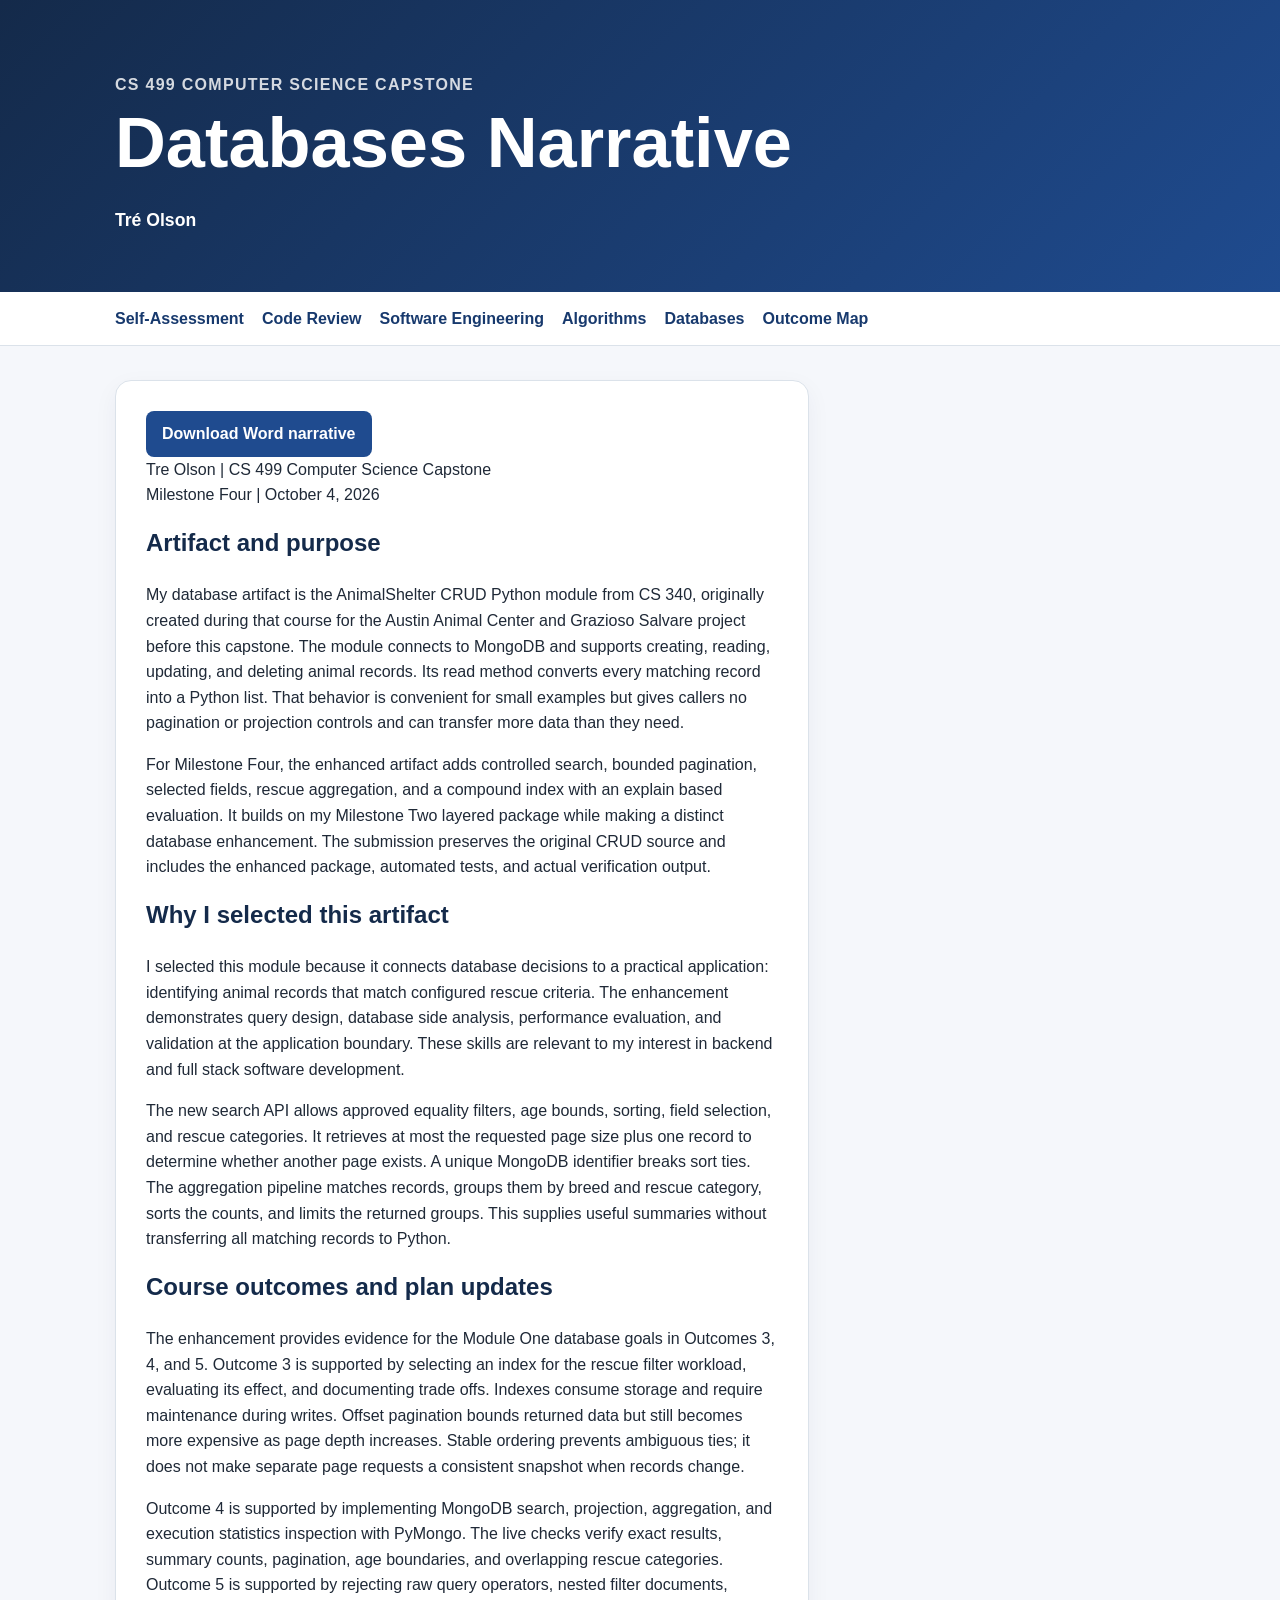
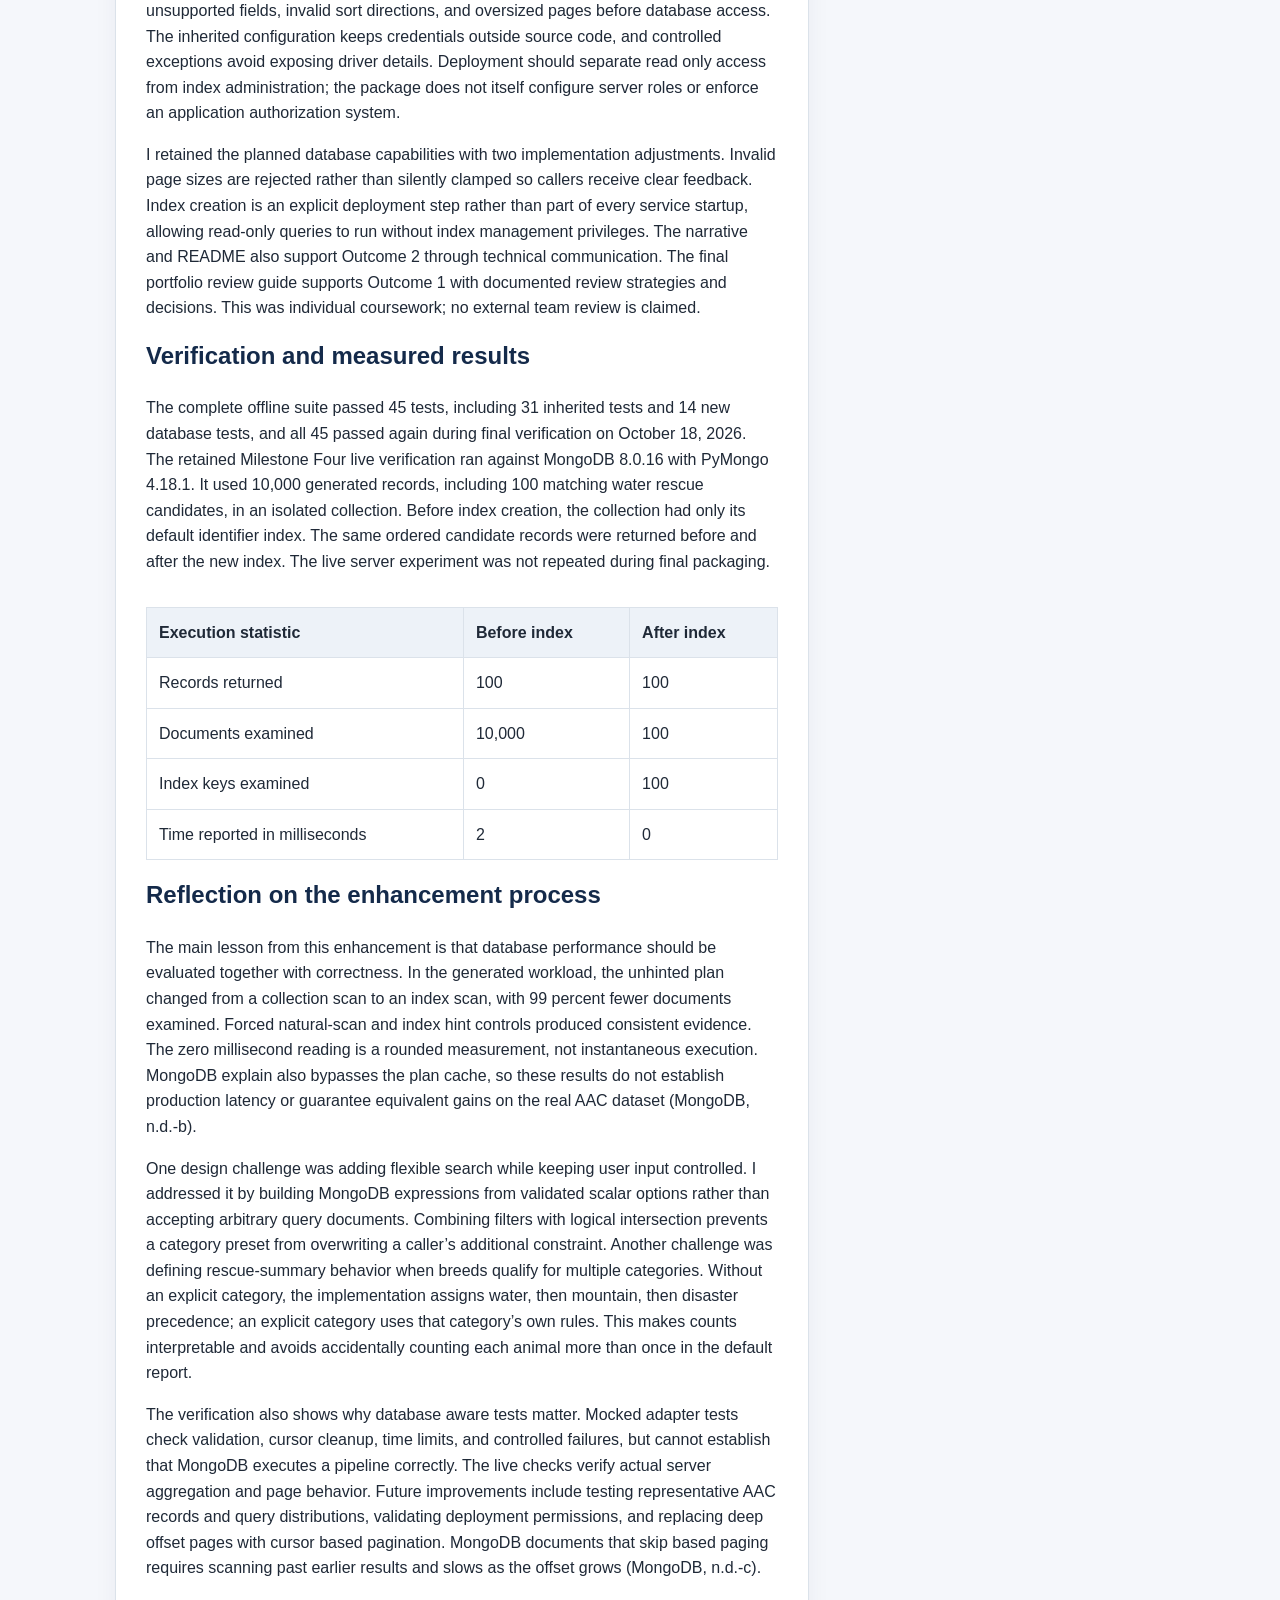
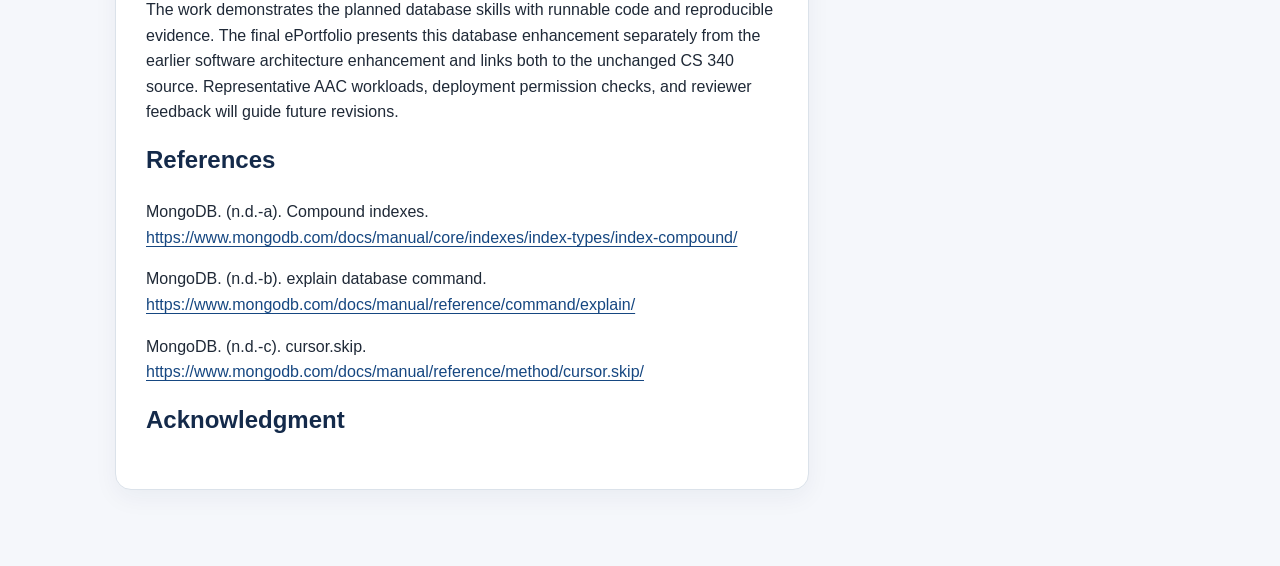
<file: databases/narrative.html>
<!DOCTYPE html>
<html lang="en">

<head>
    <meta charset="UTF-8">
    <meta name="viewport" content="width=device-width, initial-scale=1">
    <meta name="description"
        content="Tre Olson CS 499 capstone portfolio with source code, reflections, and verification evidence.">
    <title>Databases Narrative | Tre Olson</title>
    <link rel="stylesheet" href="../style.css">
</head>

<body><a href="#main" class="skip-link">Skip to content</a>
    <header class="site-header">
        <div class="container">
            <p class="eyebrow">CS 499 Computer Science Capstone</p>
            <h1>Databases Narrative</h1>
            <p class="name">Tré Olson</p>
        </div>
    </header>
    <nav class="site-nav" aria-label="Primary navigation">
        <div class="container nav-links"><a href="../index.html#self-assessment">Self-Assessment</a><a
                href="../index.html#code-review">Code Review</a><a href="../index.html#software-engineering">Software
                Engineering</a><a href="../index.html#algorithms">Algorithms</a><a
                href="../index.html#databases">Databases</a><a href="../outcomes.html">Outcome Map</a></div>
    </nav>
    <main id="main" class="container">
        <article class="card prose"><a class="button" href="Tre Olson CS 499 Milestone Four Narrative.docx">Download
                Word narrative</a>
            <p>Tre Olson | CS 499 Computer Science Capstone<br>Milestone Four | October 4, 2026</p>
            <h2>Artifact and purpose</h2>
            <p>My database artifact is the AnimalShelter CRUD Python module from CS 340, originally created during that
                course for the Austin Animal Center and Grazioso Salvare project before this capstone. The module
                connects to MongoDB and supports creating, reading, updating, and deleting animal records. Its read
                method converts every matching record into a Python list. That behavior is convenient for small examples
                but gives callers no pagination or projection controls and can transfer more data than they need.</p>
            <p>For Milestone Four, the enhanced artifact adds controlled search, bounded pagination, selected fields,
                rescue aggregation, and a compound index with an explain based evaluation. It builds on my Milestone Two
                layered package while making a distinct database enhancement. The submission preserves the original CRUD
                source and includes the enhanced package, automated tests, and actual verification output.</p>
            <h2>Why I selected this artifact</h2>
            <p>I selected this module because it connects database decisions to a practical application: identifying
                animal records that match configured rescue criteria. The enhancement demonstrates query design,
                database side analysis, performance evaluation, and validation at the application boundary. These skills
                are relevant to my interest in backend and full stack software development.</p>
            <p>The new search API allows approved equality filters, age bounds, sorting, field selection, and rescue
                categories. It retrieves at most the requested page size plus one record to determine whether another
                page exists. A unique MongoDB identifier breaks sort ties. The aggregation pipeline matches records,
                groups them by breed and rescue category, sorts the counts, and limits the returned groups. This
                supplies useful summaries without transferring all matching records to Python.</p>
            <h2>Course outcomes and plan updates</h2>
            <p>The enhancement provides evidence for the Module One database goals in Outcomes 3, 4, and 5. Outcome 3 is
                supported by selecting an index for the rescue filter workload, evaluating its effect, and documenting
                trade offs. Indexes consume storage and require maintenance during writes. Offset pagination bounds
                returned data but still becomes more expensive as page depth increases. Stable ordering prevents
                ambiguous ties; it does not make separate page requests a consistent snapshot when records change.</p>
            <p>Outcome 4 is supported by implementing MongoDB search, projection, aggregation, and execution statistics
                inspection with PyMongo. The live checks verify exact results, summary counts, pagination, age
                boundaries, and overlapping rescue categories. Outcome 5 is supported by rejecting raw query operators,
                nested filter documents, unsupported fields, invalid sort directions, and oversized pages before
                database access. The inherited configuration keeps credentials outside source code, and controlled
                exceptions avoid exposing driver details. Deployment should separate read only access from index
                administration; the package does not itself configure server roles or enforce an application
                authorization system.</p>
            <p>I retained the planned database capabilities with two implementation adjustments. Invalid page sizes are
                rejected rather than silently clamped so callers receive clear feedback. Index creation is an explicit
                deployment step rather than part of every service startup, allowing read-only queries to run without
                index management privileges. The narrative and README also support Outcome 2 through technical
                communication. The final portfolio review guide supports Outcome 1 with documented review strategies and
                decisions. This was individual coursework; no external team review is claimed.</p>
            <h2>Verification and measured results</h2>
            <p>The complete offline suite passed 45 tests, including 31 inherited tests and 14 new database tests, and
                all 45 passed again during final verification on October 18, 2026. The retained Milestone Four live
                verification ran against MongoDB 8.0.16 with PyMongo 4.18.1. It used 10,000 generated records, including
                100 matching water rescue candidates, in an isolated collection. Before index creation, the collection
                had only its default identifier index. The same ordered candidate records were returned before and after
                the new index. The live server experiment was not repeated during final packaging.</p>
            <div class="table-wrap">
                <table>
                    <thead>
                        <tr>
                            <th scope="col">Execution statistic</th>
                            <th scope="col">Before index</th>
                            <th scope="col">After index</th>
                        </tr>
                    </thead>
                    <tbody>
                        <tr>
                            <td>Records returned</td>
                            <td>100</td>
                            <td>100</td>
                        </tr>
                        <tr>
                            <td>Documents examined</td>
                            <td>10,000</td>
                            <td>100</td>
                        </tr>
                        <tr>
                            <td>Index keys examined</td>
                            <td>0</td>
                            <td>100</td>
                        </tr>
                        <tr>
                            <td>Time reported in milliseconds</td>
                            <td>2</td>
                            <td>0</td>
                        </tr>
                    </tbody>
                </table>
            </div>
            <h2>Reflection on the enhancement process</h2>
            <p>The main lesson from this enhancement is that database performance should be evaluated together with
                correctness. In the generated workload, the unhinted plan changed from a collection scan to an index
                scan, with 99 percent fewer documents examined. Forced natural-scan and index hint controls produced
                consistent evidence. The zero millisecond reading is a rounded measurement, not instantaneous execution.
                MongoDB explain also bypasses the plan cache, so these results do not establish production latency or
                guarantee equivalent gains on the real AAC dataset (MongoDB, n.d.-b).</p>
            <p>One design challenge was adding flexible search while keeping user input controlled. I addressed it by
                building MongoDB expressions from validated scalar options rather than accepting arbitrary query
                documents. Combining filters with logical intersection prevents a category preset from overwriting a
                caller’s additional constraint. Another challenge was defining rescue-summary behavior when breeds
                qualify for multiple categories. Without an explicit category, the implementation assigns water, then
                mountain, then disaster precedence; an explicit category uses that category’s own rules. This makes
                counts interpretable and avoids accidentally counting each animal more than once in the default report.
            </p>
            <p>The verification also shows why database aware tests matter. Mocked adapter tests check validation,
                cursor cleanup, time limits, and controlled failures, but cannot establish that MongoDB executes a
                pipeline correctly. The live checks verify actual server aggregation and page behavior. Future
                improvements include testing representative AAC records and query distributions, validating deployment
                permissions, and replacing deep offset pages with cursor based pagination. MongoDB documents that skip
                based paging requires scanning past earlier results and slows as the offset grows (MongoDB, n.d.-c).</p>
            <p>The work demonstrates the planned database skills with runnable code and reproducible evidence. The final
                ePortfolio presents this database enhancement separately from the earlier software architecture
                enhancement and links both to the unchanged CS 340 source. Representative AAC workloads, deployment
                permission checks, and reviewer feedback will guide future revisions.</p>
            <h2>References</h2>
            <p>MongoDB. (n.d.-a). Compound indexes. <a
                    href="https://www.mongodb.com/docs/manual/core/indexes/index-types/index-compound/">https://www.mongodb.com/docs/manual/core/indexes/index-types/index-compound/</a>
            </p>
            <p>MongoDB. (n.d.-b). explain database command. <a
                    href="https://www.mongodb.com/docs/manual/reference/command/explain/">https://www.mongodb.com/docs/manual/reference/command/explain/</a>
            </p>
            <p>MongoDB. (n.d.-c). cursor.skip. <a
                    href="https://www.mongodb.com/docs/manual/reference/method/cursor.skip/">https://www.mongodb.com/docs/manual/reference/method/cursor.skip/</a>
            </p>
            <h2>Acknowledgment</h2>
            </div>
            </footer>
</body>

</html>
</file>
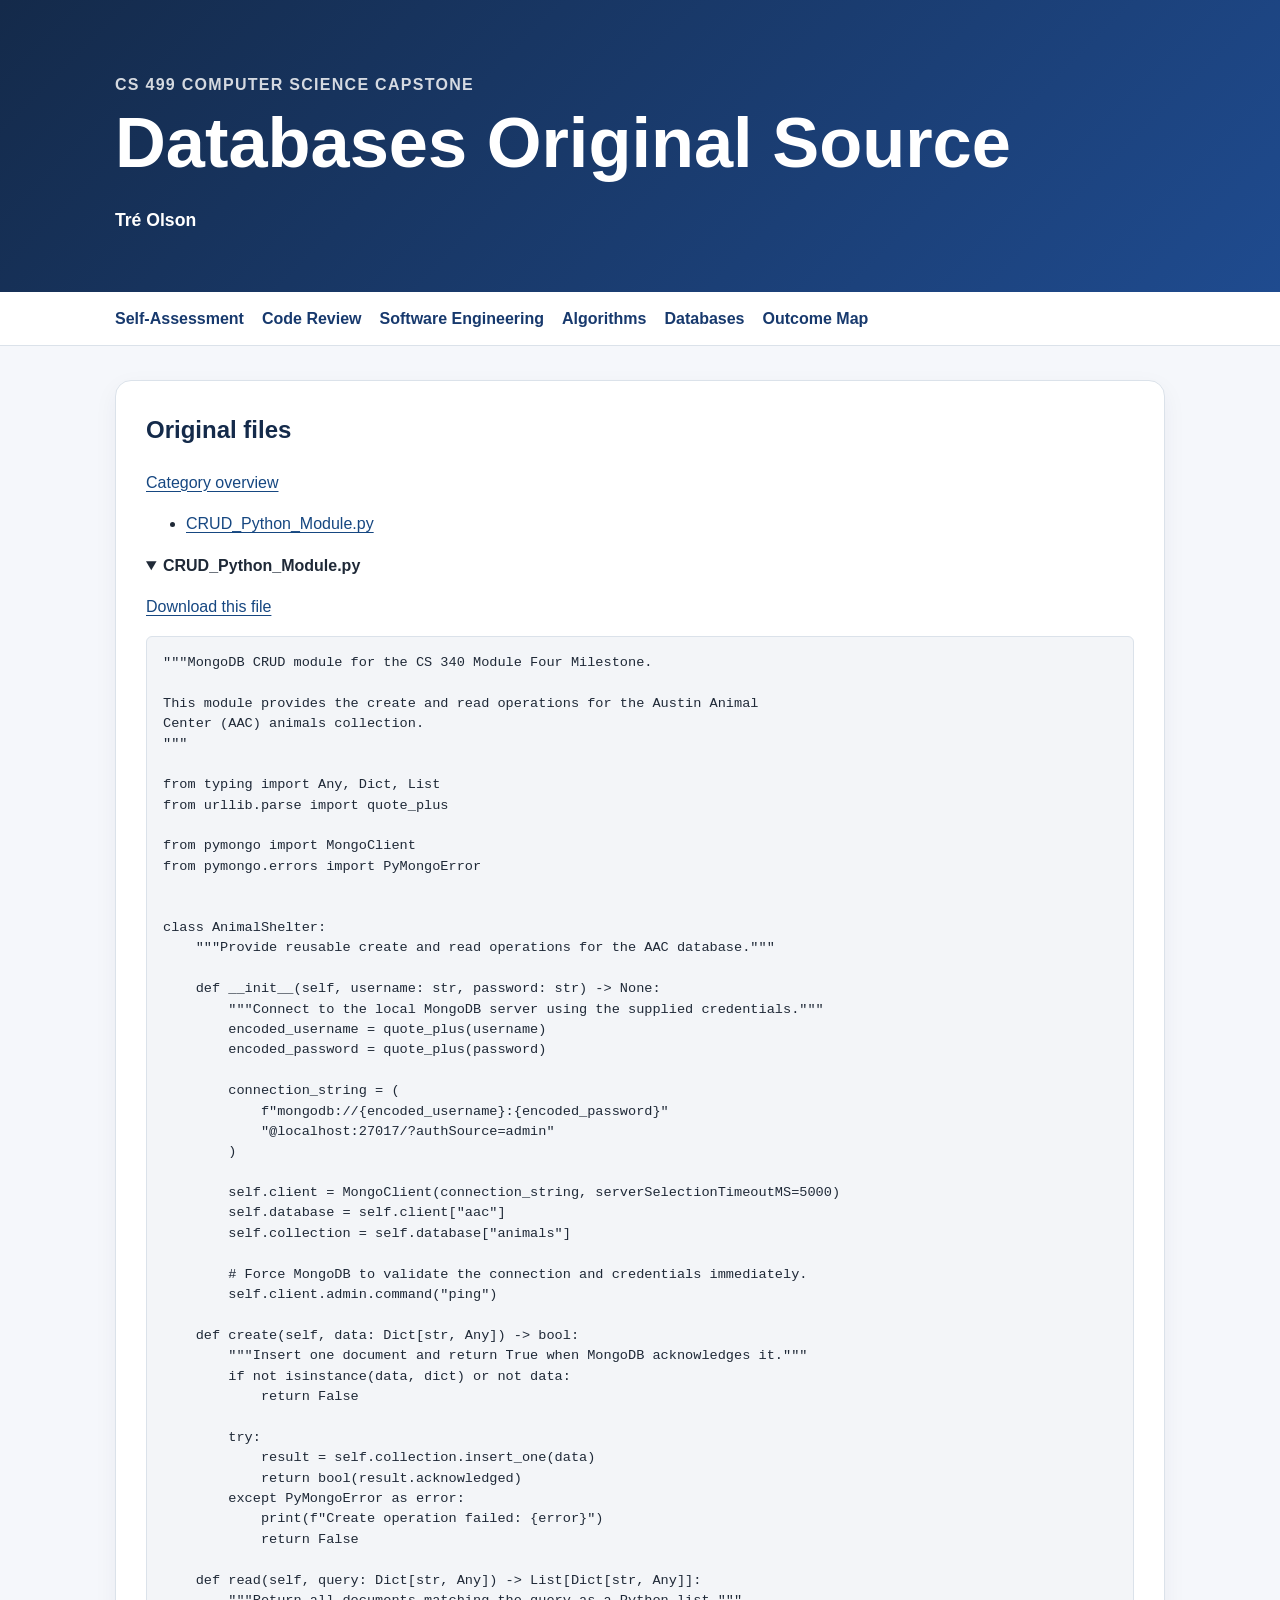
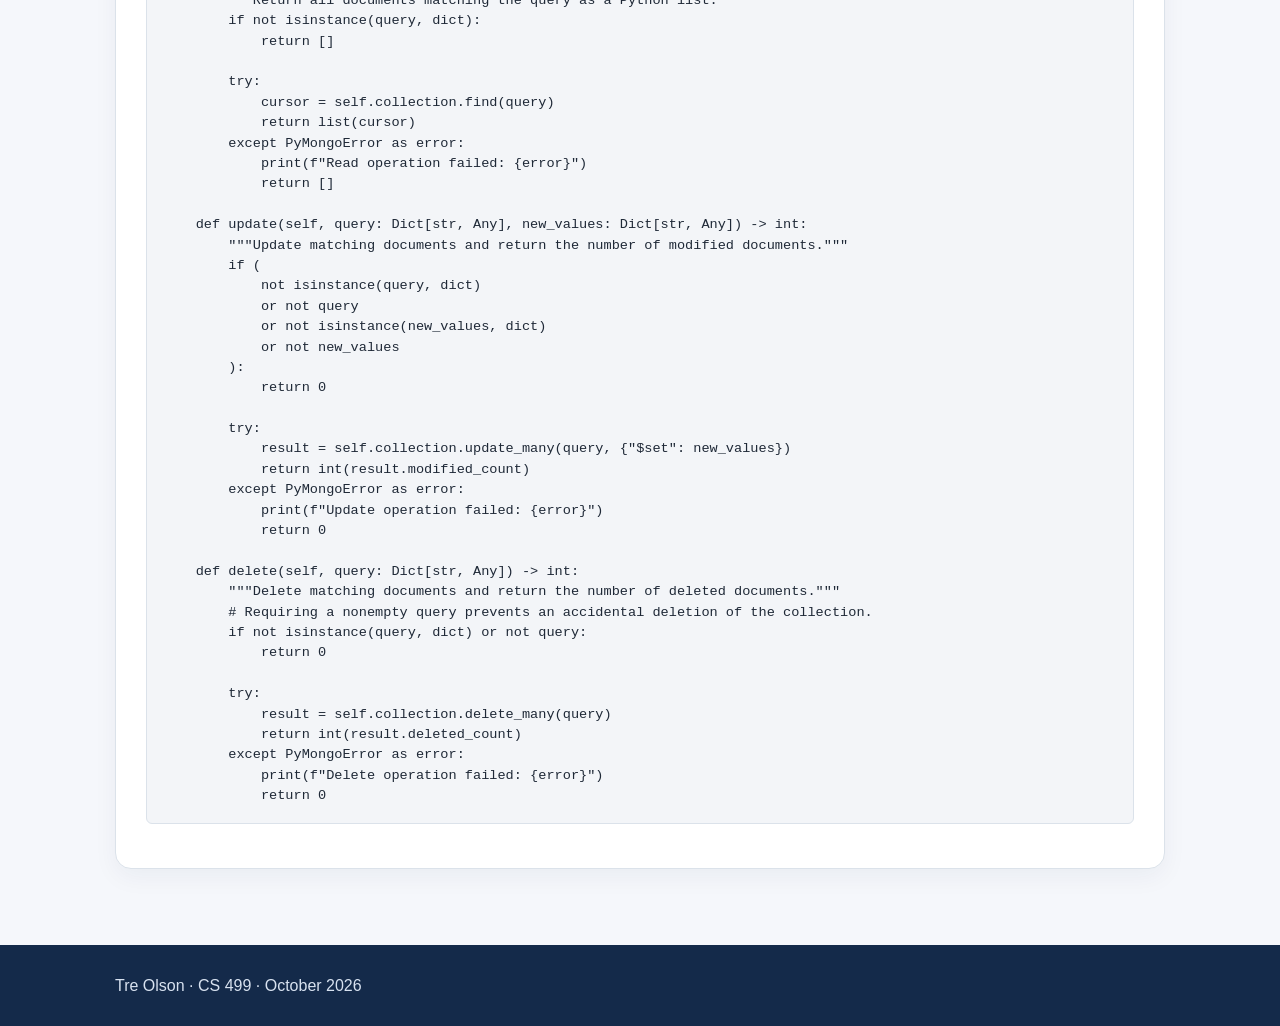
<file: databases/original.html>
<!DOCTYPE html>
<html lang="en">

<head>
    <meta charset="UTF-8">
    <meta name="viewport" content="width=device-width, initial-scale=1">
    <meta name="description"
        content="Tre Olson CS 499 capstone portfolio with source code, reflections, and verification evidence.">
    <title>Databases Original Source | Tre Olson</title>
    <link rel="stylesheet" href="../style.css">
</head>

<body><a href="#main" class="skip-link">Skip to content</a>
    <header class="site-header">
        <div class="container">
            <p class="eyebrow">CS 499 Computer Science Capstone</p>
            <h1>Databases Original Source</h1>
            <p class="name">Tré Olson</p>
        </div>
    </header>
    <nav class="site-nav" aria-label="Primary navigation">
        <div class="container nav-links"><a href="../index.html#self-assessment">Self-Assessment</a><a
                href="../index.html#code-review">Code Review</a><a href="../index.html#software-engineering">Software
                Engineering</a><a href="../index.html#algorithms">Algorithms</a><a
                href="../index.html#databases">Databases</a><a href="../outcomes.html">Outcome Map</a></div>
    </nav>
    <main id="main" class="container">
        <section class="card">
            <h2>Original files</h2>
            <p><a href="index.html">Category overview</a></p>
            <ul>
                <li><a href="original/CRUD_Python_Module.py">CRUD_Python_Module.py</a></li>
            </ul>
            <details open>
                <summary>CRUD_Python_Module.py</summary>
                <p><a href="original/CRUD_Python_Module.py">Download this file</a></p>
                <pre><code>&quot;&quot;&quot;MongoDB CRUD module for the CS 340 Module Four Milestone.

This module provides the create and read operations for the Austin Animal
Center (AAC) animals collection.
&quot;&quot;&quot;

from typing import Any, Dict, List
from urllib.parse import quote_plus

from pymongo import MongoClient
from pymongo.errors import PyMongoError


class AnimalShelter:
    &quot;&quot;&quot;Provide reusable create and read operations for the AAC database.&quot;&quot;&quot;

    def __init__(self, username: str, password: str) -&gt; None:
        &quot;&quot;&quot;Connect to the local MongoDB server using the supplied credentials.&quot;&quot;&quot;
        encoded_username = quote_plus(username)
        encoded_password = quote_plus(password)

        connection_string = (
            f&quot;mongodb://{encoded_username}:{encoded_password}&quot;
            &quot;@localhost:27017/?authSource=admin&quot;
        )

        self.client = MongoClient(connection_string, serverSelectionTimeoutMS=5000)
        self.database = self.client[&quot;aac&quot;]
        self.collection = self.database[&quot;animals&quot;]

        # Force MongoDB to validate the connection and credentials immediately.
        self.client.admin.command(&quot;ping&quot;)

    def create(self, data: Dict[str, Any]) -&gt; bool:
        &quot;&quot;&quot;Insert one document and return True when MongoDB acknowledges it.&quot;&quot;&quot;
        if not isinstance(data, dict) or not data:
            return False

        try:
            result = self.collection.insert_one(data)
            return bool(result.acknowledged)
        except PyMongoError as error:
            print(f&quot;Create operation failed: {error}&quot;)
            return False

    def read(self, query: Dict[str, Any]) -&gt; List[Dict[str, Any]]:
        &quot;&quot;&quot;Return all documents matching the query as a Python list.&quot;&quot;&quot;
        if not isinstance(query, dict):
            return []

        try:
            cursor = self.collection.find(query)
            return list(cursor)
        except PyMongoError as error:
            print(f&quot;Read operation failed: {error}&quot;)
            return []

    def update(self, query: Dict[str, Any], new_values: Dict[str, Any]) -&gt; int:
        &quot;&quot;&quot;Update matching documents and return the number of modified documents.&quot;&quot;&quot;
        if (
            not isinstance(query, dict)
            or not query
            or not isinstance(new_values, dict)
            or not new_values
        ):
            return 0

        try:
            result = self.collection.update_many(query, {&quot;$set&quot;: new_values})
            return int(result.modified_count)
        except PyMongoError as error:
            print(f&quot;Update operation failed: {error}&quot;)
            return 0

    def delete(self, query: Dict[str, Any]) -&gt; int:
        &quot;&quot;&quot;Delete matching documents and return the number of deleted documents.&quot;&quot;&quot;
        # Requiring a nonempty query prevents an accidental deletion of the collection.
        if not isinstance(query, dict) or not query:
            return 0

        try:
            result = self.collection.delete_many(query)
            return int(result.deleted_count)
        except PyMongoError as error:
            print(f&quot;Delete operation failed: {error}&quot;)
            return 0
</code></pre>
            </details>
        </section>
    </main>
    <footer>
        <div class="container">
            <p>Tre Olson · CS 499 · October 2026</p>
        </div>
    </footer>
</body>

</html>
</file>
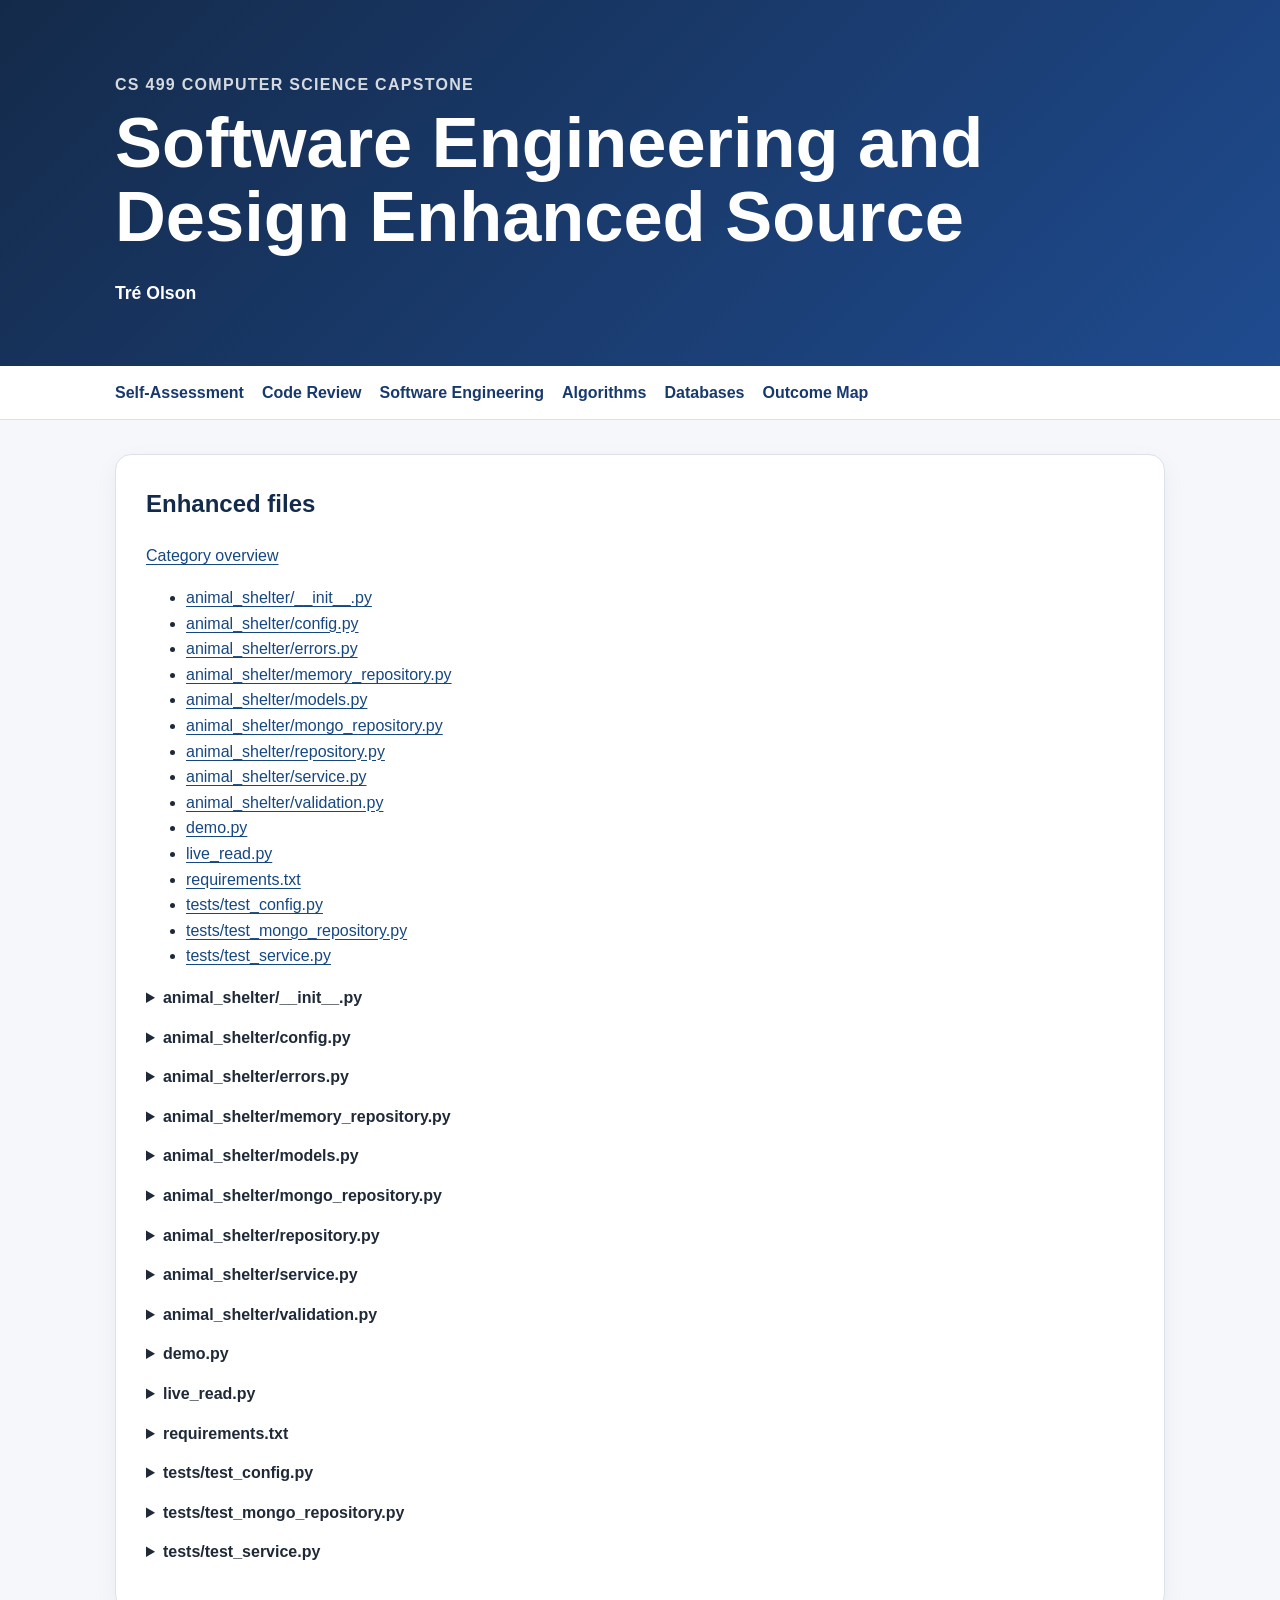
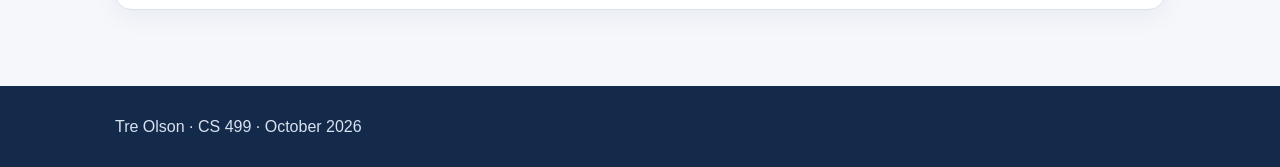
<file: software-engineering/enhanced.html>
<!DOCTYPE html>
<html lang="en">

<head>
    <meta charset="UTF-8">
    <meta name="viewport" content="width=device-width, initial-scale=1">
    <meta name="description"
        content="Tre Olson CS 499 capstone portfolio with source code, reflections, and verification evidence.">
    <title>Software Engineering and Design Enhanced Source | Tre Olson</title>
    <link rel="stylesheet" href="../style.css">
</head>

<body><a href="#main" class="skip-link">Skip to content</a>
    <header class="site-header">
        <div class="container">
            <p class="eyebrow">CS 499 Computer Science Capstone</p>
            <h1>Software Engineering and Design Enhanced Source</h1>
            <p class="name">Tré Olson</p>
        </div>
    </header>
    <nav class="site-nav" aria-label="Primary navigation">
        <div class="container nav-links"><a href="../index.html#self-assessment">Self-Assessment</a><a
                href="../index.html#code-review">Code Review</a><a href="../index.html#software-engineering">Software
                Engineering</a><a href="../index.html#algorithms">Algorithms</a><a
                href="../index.html#databases">Databases</a><a href="../outcomes.html">Outcome Map</a></div>
    </nav>
    <main id="main" class="container">
        <section class="card">
            <h2>Enhanced files</h2>
            <p><a href="index.html">Category overview</a></p>
            <ul>
                <li><a href="enhanced/animal_shelter/__init__.py">animal_shelter/__init__.py</a></li>
                <li><a href="enhanced/animal_shelter/config.py">animal_shelter/config.py</a></li>
                <li><a href="enhanced/animal_shelter/errors.py">animal_shelter/errors.py</a></li>
                <li><a href="enhanced/animal_shelter/memory_repository.py">animal_shelter/memory_repository.py</a></li>
                <li><a href="enhanced/animal_shelter/models.py">animal_shelter/models.py</a></li>
                <li><a href="enhanced/animal_shelter/mongo_repository.py">animal_shelter/mongo_repository.py</a></li>
                <li><a href="enhanced/animal_shelter/repository.py">animal_shelter/repository.py</a></li>
                <li><a href="enhanced/animal_shelter/service.py">animal_shelter/service.py</a></li>
                <li><a href="enhanced/animal_shelter/validation.py">animal_shelter/validation.py</a></li>
                <li><a href="enhanced/demo.py">demo.py</a></li>
                <li><a href="enhanced/live_read.py">live_read.py</a></li>
                <li><a href="enhanced/requirements.txt">requirements.txt</a></li>
                <li><a href="enhanced/tests/test_config.py">tests/test_config.py</a></li>
                <li><a href="enhanced/tests/test_mongo_repository.py">tests/test_mongo_repository.py</a></li>
                <li><a href="enhanced/tests/test_service.py">tests/test_service.py</a></li>
            </ul>
            <details>
                <summary>animal_shelter/__init__.py</summary>
                <p><a href="enhanced/animal_shelter/__init__.py">Download this file</a></p>
                <pre><code>&quot;&quot;&quot;CS 499 software design enhancement for the CS 340 animal shelter artifact.&quot;&quot;&quot;
from .service import AnimalService
from .errors import ShelterError, ConfigurationError, ValidationError, RepositoryError, ResourceClosedError
from .models import CreateResult, ReadResult, UpdateResult, DeleteResult

__all__ = [&#x27;AnimalService&#x27;, &#x27;ShelterError&#x27;, &#x27;ConfigurationError&#x27;, &#x27;ValidationError&#x27;,
           &#x27;RepositoryError&#x27;, &#x27;ResourceClosedError&#x27;, &#x27;CreateResult&#x27;, &#x27;ReadResult&#x27;,
           &#x27;UpdateResult&#x27;, &#x27;DeleteResult&#x27;]
</code></pre>
            </details>
            <details>
                <summary>animal_shelter/config.py</summary>
                <p><a href="enhanced/animal_shelter/config.py">Download this file</a></p>
                <pre><code>&quot;&quot;&quot;Environment configuration is isolated from domain and database operations.&quot;&quot;&quot;
import os
import re
from dataclasses import dataclass, field
from typing import Mapping
from .errors import ConfigurationError

@dataclass(frozen=True)
class MongoConfig:
    uri: str = field(repr=False)
    database: str = &#x27;aac&#x27;
    collection: str = &#x27;animals&#x27;
    timeout_ms: int = 5000

    def __post_init__(self) -&gt; None:
        if not isinstance(self.uri, str) or not self.uri.startswith((&#x27;mongodb://&#x27;, &#x27;mongodb+srv://&#x27;)):
            raise ConfigurationError(&#x27;Set MONGODB_URI to a valid MongoDB connection URI.&#x27;)
        for name in (self.database, self.collection):
            if not isinstance(name, str) or not re.fullmatch(r&#x27;[A-Za-z][A-Za-z0-9_-]{0,63}&#x27;, name):
                raise ConfigurationError(&#x27;Database and collection names must use 1–64 safe characters.&#x27;)
        if type(self.timeout_ms) is not int or not 100 &lt;= self.timeout_ms &lt;= 60000:
            raise ConfigurationError(&#x27;Timeout must be an integer from 100 to 60000 milliseconds.&#x27;)

    @classmethod
    def from_env(cls, env: Mapping[str, str] | None = None) -&gt; &#x27;MongoConfig&#x27;:
        source = os.environ if env is None else env
        try:
            timeout = int(source.get(&#x27;MONGODB_TIMEOUT_MS&#x27;, &#x27;5000&#x27;))
        except (TypeError, ValueError):
            raise ConfigurationError(&#x27;MONGODB_TIMEOUT_MS must be an integer.&#x27;) from None
        return cls(source.get(&#x27;MONGODB_URI&#x27;, &#x27;&#x27;), source.get(&#x27;MONGODB_DATABASE&#x27;, &#x27;aac&#x27;),
                   source.get(&#x27;MONGODB_COLLECTION&#x27;, &#x27;animals&#x27;), timeout)
</code></pre>
            </details>
            <details>
                <summary>animal_shelter/errors.py</summary>
                <p><a href="enhanced/animal_shelter/errors.py">Download this file</a></p>
                <pre><code>&quot;&quot;&quot;Stable, application-facing errors; messages never include driver details.&quot;&quot;&quot;

class ShelterError(Exception):
    &quot;&quot;&quot;Base exception callers may handle at the application boundary.&quot;&quot;&quot;

class ConfigurationError(ShelterError):
    &quot;&quot;&quot;Missing or invalid connection configuration.&quot;&quot;&quot;

class ValidationError(ShelterError):
    &quot;&quot;&quot;Input violates the service contract.&quot;&quot;&quot;

class RepositoryError(ShelterError):
    &quot;&quot;&quot;A database operation failed; this is not an empty result.&quot;&quot;&quot;

class ResourceClosedError(ShelterError):
    &quot;&quot;&quot;An operation was attempted after the service or repository closed.&quot;&quot;&quot;
</code></pre>
            </details>
            <details>
                <summary>animal_shelter/memory_repository.py</summary>
                <p><a href="enhanced/animal_shelter/memory_repository.py">Download this file</a></p>
                <pre><code>&quot;&quot;&quot;Offline demo/test adapter. Not persistent and not a MongoDB emulator.&quot;&quot;&quot;
from copy import deepcopy
from bson import ObjectId
from .errors import ResourceClosedError
from .models import Document, CreateResult, ReadResult, UpdateResult, DeleteResult

class MemoryAnimalRepository:
    def __init__(self) -&gt; None:
        self._records: dict[ObjectId, Document] = {}
        self._closed = False

    def _ensure_open(self) -&gt; None:
        if self._closed:
            raise ResourceClosedError(&#x27;Memory repository is closed.&#x27;)

    def create(self, data: Document) -&gt; CreateResult:
        self._ensure_open()
        identity = ObjectId()
        self._records[identity] = {**deepcopy(data), &#x27;_id&#x27;: identity}
        return CreateResult(str(identity))

    def read(self, filters: Document, limit: int) -&gt; ReadResult:
        self._ensure_open()
        records = []
        for row in self._records.values():
            if all(row.get(key) == value for key, value in filters.items()):
                records.append(deepcopy(row))
                if len(records) &gt; limit:
                    break
        return ReadResult(tuple(records[:limit]), len(records) &gt; limit)

    def update(self, record_id: ObjectId, changes: Document) -&gt; UpdateResult:
        self._ensure_open()
        record = self._records.get(record_id)
        if record is None:
            return UpdateResult(0, 0)
        modified = any(record.get(key) != value for key, value in changes.items())
        record.update(deepcopy(changes))
        return UpdateResult(1, int(modified))

    def delete(self, record_id: ObjectId) -&gt; DeleteResult:
        self._ensure_open()
        return DeleteResult(int(self._records.pop(record_id, None) is not None))

    def close(self) -&gt; None:
        self._closed = True
</code></pre>
            </details>
            <details>
                <summary>animal_shelter/models.py</summary>
                <p><a href="enhanced/animal_shelter/models.py">Download this file</a></p>
                <pre><code>&quot;&quot;&quot;Explicit results preserve the difference between success, no match and failure.&quot;&quot;&quot;
from dataclasses import dataclass
from typing import Any

Document = dict[str, Any]

@dataclass(frozen=True)
class CreateResult:
    inserted_id: str

@dataclass(frozen=True)
class ReadResult:
    records: tuple[Document, ...]
    truncated: bool = False

@dataclass(frozen=True)
class UpdateResult:
    matched_count: int
    modified_count: int

@dataclass(frozen=True)
class DeleteResult:
    deleted_count: int
</code></pre>
            </details>
            <details>
                <summary>animal_shelter/mongo_repository.py</summary>
                <p><a href="enhanced/animal_shelter/mongo_repository.py">Download this file</a></p>
                <pre><code>&quot;&quot;&quot;PyMongo adapter: driver errors stop here rather than becoming empty results.&quot;&quot;&quot;
import logging
from typing import Any, Callable, TypeVar
from bson import ObjectId
from pymongo import MongoClient
from pymongo.errors import PyMongoError
from .config import MongoConfig
from .errors import ConfigurationError, RepositoryError, ResourceClosedError
from .models import Document, CreateResult, ReadResult, UpdateResult, DeleteResult

logger = logging.getLogger(__name__)
T = TypeVar(&#x27;T&#x27;)

class MongoAnimalRepository:
    &quot;&quot;&quot;Internal adapter; application callers should use the validating service.&quot;&quot;&quot;
    def __init__(self, client: Any, collection: Any, timeout_ms: int) -&gt; None:
        self._client = client
        self._collection = collection
        self._timeout_ms = timeout_ms
        self._closed = False

    @classmethod
    def connect(cls, config: MongoConfig, *, client_factory: Callable[..., Any] = MongoClient) -&gt; &#x27;MongoAnimalRepository&#x27;:
        client = None
        try:
            client = client_factory(config.uri, serverSelectionTimeoutMS=config.timeout_ms,
                connectTimeoutMS=config.timeout_ms, socketTimeoutMS=config.timeout_ms,
                timeoutMS=config.timeout_ms, w=1)
            client.admin.command(&#x27;ping&#x27;)
            collection = client[config.database][config.collection]
            return cls(client, collection, config.timeout_ms)
        except (PyMongoError, ValueError, TypeError):
            if client is not None:
                client.close()
            logger.error(&#x27;shelter_connection_failed&#x27;, extra={&#x27;operation&#x27;: &#x27;connect&#x27;, &#x27;status&#x27;: &#x27;failure&#x27;})
            raise ConfigurationError(&#x27;MongoDB connection failed. Check configuration and availability.&#x27;) from None

    def _run(self, operation: str, action: Callable[[], T]) -&gt; T:
        if self._closed:
            raise ResourceClosedError(&#x27;MongoDB repository is closed.&#x27;)
        try:
            return action()
        except PyMongoError:
            # Deliberately omit driver error text, query values and exception traces.
            logger.error(&#x27;shelter_operation_failed&#x27;, extra={&#x27;operation&#x27;: operation, &#x27;status&#x27;: &#x27;failure&#x27;})
            raise RepositoryError(f&#x27;MongoDB {operation} failed.&#x27;) from None

    def create(self, data: Document) -&gt; CreateResult:
        def action() -&gt; CreateResult:
            result = self._collection.insert_one(dict(data))
            if not result.acknowledged:
                raise RepositoryError(&#x27;MongoDB create was not acknowledged.&#x27;)
            return CreateResult(str(result.inserted_id))
        return self._run(&#x27;create&#x27;, action)

    def read(self, filters: Document, limit: int) -&gt; ReadResult:
        def action() -&gt; ReadResult:
            cursor = self._collection.find(dict(filters)).limit(limit + 1).max_time_ms(self._timeout_ms)
            try:
                records = list(cursor)
            finally:
                cursor.close()
            return ReadResult(tuple(records[:limit]), len(records) &gt; limit)
        return self._run(&#x27;read&#x27;, action)

    def update(self, record_id: ObjectId, changes: Document) -&gt; UpdateResult:
        def action() -&gt; UpdateResult:
            result = self._collection.update_one({&#x27;_id&#x27;: record_id}, {&#x27;$set&#x27;: dict(changes)})
            if not result.acknowledged:
                raise RepositoryError(&#x27;MongoDB update was not acknowledged.&#x27;)
            return UpdateResult(result.matched_count, result.modified_count)
        return self._run(&#x27;update&#x27;, action)

    def delete(self, record_id: ObjectId) -&gt; DeleteResult:
        def action() -&gt; DeleteResult:
            result = self._collection.delete_one({&#x27;_id&#x27;: record_id})
            if not result.acknowledged:
                raise RepositoryError(&#x27;MongoDB delete was not acknowledged.&#x27;)
            return DeleteResult(result.deleted_count)
        return self._run(&#x27;delete&#x27;, action)

    def close(self) -&gt; None:
        if not self._closed:
            self._client.close()
            self._closed = True
</code></pre>
            </details>
            <details>
                <summary>animal_shelter/repository.py</summary>
                <p><a href="enhanced/animal_shelter/repository.py">Download this file</a></p>
                <pre><code>&quot;&quot;&quot;Repository contract; the service depends on this interface, not MongoClient.&quot;&quot;&quot;
from typing import Protocol
from bson import ObjectId
from .models import Document, CreateResult, ReadResult, UpdateResult, DeleteResult

class AnimalRepository(Protocol):
    &quot;&quot;&quot;Inputs are validated by AnimalService. Implementations own their resources.&quot;&quot;&quot;
    def create(self, data: Document) -&gt; CreateResult: ...
    def read(self, filters: Document, limit: int) -&gt; ReadResult: ...
    def update(self, record_id: ObjectId, changes: Document) -&gt; UpdateResult: ...
    def delete(self, record_id: ObjectId) -&gt; DeleteResult: ...
    def close(self) -&gt; None: ...
</code></pre>
            </details>
            <details>
                <summary>animal_shelter/service.py</summary>
                <p><a href="enhanced/animal_shelter/service.py">Download this file</a></p>
                <pre><code>&quot;&quot;&quot;Application API with validation, typed results and explicit resource ownership.&quot;&quot;&quot;
import logging
from types import TracebackType
from typing import Type
from . import validation
from .errors import ResourceClosedError
from .models import CreateResult, ReadResult, UpdateResult, DeleteResult
from .repository import AnimalRepository

logger = logging.getLogger(__name__)

class AnimalService:
    &quot;&quot;&quot;Own the injected repository; use one service per repository lifecycle.&quot;&quot;&quot;
    def __init__(self, repository: AnimalRepository) -&gt; None:
        self._repository = repository
        self._closed = False

    def _ensure_open(self) -&gt; None:
        if self._closed:
            raise ResourceClosedError(&#x27;Animal service is closed.&#x27;)

    def create(self, data: object) -&gt; CreateResult:
        self._ensure_open()
        result = self._repository.create(validation.document(data, mode=&#x27;create&#x27;))
        logger.info(&#x27;shelter_operation&#x27;, extra={&#x27;operation&#x27;: &#x27;create&#x27;, &#x27;status&#x27;: &#x27;success&#x27;})
        return result

    def read(self, filters: object, *, limit: int = 100) -&gt; ReadResult:
        self._ensure_open()
        query = validation.document(filters, mode=&#x27;filter&#x27;)
        count = validation.result_limit(limit)
        result = self._repository.read(query, count)
        logger.info(&#x27;shelter_operation&#x27;, extra={&#x27;operation&#x27;: &#x27;read&#x27;, &#x27;status&#x27;: &#x27;success&#x27;,
                    &#x27;record_count&#x27;: len(result.records), &#x27;truncated&#x27;: result.truncated})
        return result

    def update(self, record_id: object, changes: object) -&gt; UpdateResult:
        &quot;&quot;&quot;Update only the unique MongoDB _id, never an arbitrary bulk filter.&quot;&quot;&quot;
        self._ensure_open()
        identity = validation.object_id(record_id)
        values = validation.document(changes, mode=&#x27;update&#x27;)
        result = self._repository.update(identity, values)
        logger.info(&#x27;shelter_operation&#x27;, extra={&#x27;operation&#x27;: &#x27;update&#x27;, &#x27;status&#x27;: &#x27;success&#x27;,
                    &#x27;matched_count&#x27;: result.matched_count, &#x27;modified_count&#x27;: result.modified_count})
        return result

    def delete(self, record_id: object) -&gt; DeleteResult:
        self._ensure_open()
        result = self._repository.delete(validation.object_id(record_id))
        logger.info(&#x27;shelter_operation&#x27;, extra={&#x27;operation&#x27;: &#x27;delete&#x27;, &#x27;status&#x27;: &#x27;success&#x27;,
                    &#x27;deleted_count&#x27;: result.deleted_count})
        return result

    def close(self) -&gt; None:
        if not self._closed:
            self._repository.close()
            self._closed = True

    def __enter__(self) -&gt; &#x27;AnimalService&#x27;:
        self._ensure_open()
        return self

    def __exit__(self, exc_type: Type[BaseException] | None, exc: BaseException | None,
                 traceback: TracebackType | None) -&gt; None:
        self.close()
</code></pre>
            </details>
            <details>
                <summary>animal_shelter/validation.py</summary>
                <p><a href="enhanced/animal_shelter/validation.py">Download this file</a></p>
                <pre><code>&quot;&quot;&quot;A deliberately narrow, equality-only AAC service boundary.

Supported fields can be extended here with explicit types. Raw MongoDB operators,
arrays and nested documents are never accepted through the public service API.
&quot;&quot;&quot;
import math
from bson import ObjectId
from .errors import ValidationError
from .models import Document

TEXT_FIELDS = frozenset({&#x27;animal_id&#x27;, &#x27;animal_type&#x27;, &#x27;breed&#x27;, &#x27;name&#x27;, &#x27;color&#x27;,
    &#x27;sex_upon_outcome&#x27;, &#x27;outcome_type&#x27;, &#x27;outcome_subtype&#x27;, &#x27;date_of_birth&#x27;,
    &#x27;datetime&#x27;, &#x27;monthyear&#x27;, &#x27;age_upon_outcome&#x27;})
NUMBER_FIELDS = frozenset({&#x27;age_upon_outcome_in_weeks&#x27;, &#x27;location_lat&#x27;, &#x27;location_long&#x27;})
REQUIRED_FIELDS = frozenset({&#x27;animal_id&#x27;, &#x27;animal_type&#x27;})
MAX_TEXT_LENGTH = 256
MAX_RESULTS = 1000


def object_id(value: object) -&gt; ObjectId:
    if isinstance(value, ObjectId):
        return value
    if isinstance(value, str) and ObjectId.is_valid(value):
        return ObjectId(value)
    raise ValidationError(&#x27;Record id must be a valid 24-character MongoDB ObjectId.&#x27;)


def document(value: object, *, mode: str) -&gt; Document:
    &quot;&quot;&quot;Return a new validated dictionary; never mutate caller-owned input.&quot;&quot;&quot;
    if mode not in {&#x27;create&#x27;, &#x27;update&#x27;, &#x27;filter&#x27;}:
        raise ValueError(&#x27;Unknown validation mode.&#x27;)
    if not isinstance(value, dict) or (not value and mode != &#x27;filter&#x27;):
        raise ValidationError(&#x27;Expected a nonempty dictionary (empty read filters are allowed).&#x27;)
    allowed = TEXT_FIELDS | NUMBER_FIELDS | ({&#x27;_id&#x27;} if mode == &#x27;filter&#x27; else set())
    result: Document = {}
    for key, item in value.items():
        if not isinstance(key, str) or key not in allowed:
            raise ValidationError(&#x27;An unsupported field or query operator was provided.&#x27;)
        if key == &#x27;_id&#x27;:
            result[key] = object_id(item)
        elif key in TEXT_FIELDS:
            if not isinstance(item, str) or len(item) &gt; MAX_TEXT_LENGTH or &#x27;\x00&#x27; in item:
                raise ValidationError(&#x27;Text fields must be strings of at most 256 characters without NUL.&#x27;)
            if key in REQUIRED_FIELDS and not item.strip():
                raise ValidationError(&#x27;Animal id and animal type cannot be blank.&#x27;)
            result[key] = item
        else:
            # bool is a subclass of int, but not a valid measurement.
            if type(item) not in (int, float):
                raise ValidationError(&#x27;Measurement fields must be finite numbers.&#x27;)
            try:
                finite = math.isfinite(item)
            except OverflowError:
                finite = False
            if not finite:
                raise ValidationError(&#x27;Measurement fields must be finite numbers.&#x27;)
            low, high = (0, 10000) if key == &#x27;age_upon_outcome_in_weeks&#x27; else ((-90, 90) if key == &#x27;location_lat&#x27; else (-180, 180))
            if not low &lt;= item &lt;= high:
                raise ValidationError(&#x27;Measurement is outside the supported range.&#x27;)
            result[key] = item
    if mode == &#x27;create&#x27; and not REQUIRED_FIELDS.issubset(result):
        raise ValidationError(&#x27;Create requires animal_id and animal_type.&#x27;)
    return result


def result_limit(value: object) -&gt; int:
    if type(value) is not int or not 1 &lt;= value &lt;= MAX_RESULTS:
        raise ValidationError(&#x27;Read limit must be an integer from 1 to 1000.&#x27;)
    return value
</code></pre>
            </details>
            <details>
                <summary>demo.py</summary>
                <p><a href="enhanced/demo.py">Download this file</a></p>
                <pre><code>&quot;&quot;&quot;Run a deterministic offline workflow with synthetic animal records.&quot;&quot;&quot;
from animal_shelter import AnimalService, ValidationError
from animal_shelter.memory_repository import MemoryAnimalRepository


def main() -&gt; None:
    with AnimalService(MemoryAnimalRepository()) as shelter:
        created = shelter.create({&#x27;animal_id&#x27;: &#x27;DEMO001&#x27;, &#x27;animal_type&#x27;: &#x27;Dog&#x27;, &#x27;name&#x27;: &#x27;Scout&#x27;})
        print(&#x27;Created synthetic record:&#x27;, bool(created.inserted_id))
        print(&#x27;Read matching records:&#x27;, len(shelter.read({&#x27;animal_type&#x27;: &#x27;Dog&#x27;}).records))
        print(&#x27;Changed name:&#x27;, shelter.update(created.inserted_id, {&#x27;name&#x27;: &#x27;Scout II&#x27;}))
        print(&#x27;Repeated same update:&#x27;, shelter.update(created.inserted_id, {&#x27;name&#x27;: &#x27;Scout II&#x27;}))
        try:
            shelter.read({&#x27;animal_type&#x27;: {&#x27;$ne&#x27;: None}})
        except ValidationError:
            print(&#x27;Rejected nested query operator: True&#x27;)
        print(&#x27;Deleted record:&#x27;, shelter.delete(created.inserted_id))
        print(&#x27;Read after deletion:&#x27;, len(shelter.read({}).records))
    print(&#x27;Context manager closed the service.&#x27;)

if __name__ == &#x27;__main__&#x27;:
    main()
</code></pre>
            </details>
            <details>
                <summary>live_read.py</summary>
                <p><a href="enhanced/live_read.py">Download this file</a></p>
                <pre><code>&quot;&quot;&quot;Optional read-only smoke check against the user&#x27;s configured MongoDB.&quot;&quot;&quot;
from animal_shelter import AnimalService, ShelterError
from animal_shelter.config import MongoConfig
from animal_shelter.mongo_repository import MongoAnimalRepository


def main() -&gt; int:
    try:
        with AnimalService(MongoAnimalRepository.connect(MongoConfig.from_env())) as shelter:
            result = shelter.read({}, limit=5)
            print(f&#x27;Connected. Returned {len(result.records)} records; truncated={result.truncated}.&#x27;)
        return 0
    except ShelterError as error:
        print(f&#x27;Controlled error: {error}&#x27;)
        return 1

if __name__ == &#x27;__main__&#x27;:
    raise SystemExit(main())
</code></pre>
            </details>
            <details>
                <summary>requirements.txt</summary>
                <p><a href="enhanced/requirements.txt">Download this file</a></p>
                <pre><code>pymongo==4.18.1
dnspython==2.8.0
</code></pre>
            </details>
            <details>
                <summary>tests/test_config.py</summary>
                <p><a href="enhanced/tests/test_config.py">Download this file</a></p>
                <pre><code>import unittest
from animal_shelter.config import MongoConfig
from animal_shelter.errors import ConfigurationError

class ConfigurationTests(unittest.TestCase):
    def test_environment_loads_defaults_and_hides_uri_from_repr(self):
        config = MongoConfig.from_env({&#x27;MONGODB_URI&#x27;: &#x27;mongodb://user:SECRET@localhost/&#x27;})
        self.assertEqual(config.database, &#x27;aac&#x27;)
        self.assertEqual(config.timeout_ms, 5000)
        self.assertNotIn(&#x27;SECRET&#x27;, repr(config))

    def test_custom_names_and_timeout(self):
        config = MongoConfig.from_env({&#x27;MONGODB_URI&#x27;: &#x27;mongodb://localhost/&#x27;,
             &#x27;MONGODB_DATABASE&#x27;: &#x27;aac_test&#x27;, &#x27;MONGODB_COLLECTION&#x27;: &#x27;animals_test&#x27;, &#x27;MONGODB_TIMEOUT_MS&#x27;: &#x27;1000&#x27;})
        self.assertEqual((config.database, config.collection, config.timeout_ms), (&#x27;aac_test&#x27;, &#x27;animals_test&#x27;, 1000))

    def test_missing_uri_wrong_scheme_and_invalid_timeout(self):
        for env in ({}, {&#x27;MONGODB_URI&#x27;: &#x27;https://example.com&#x27;},
                    {&#x27;MONGODB_URI&#x27;: &#x27;mongodb://localhost/&#x27;, &#x27;MONGODB_TIMEOUT_MS&#x27;: &#x27;bad&#x27;},
                    {&#x27;MONGODB_URI&#x27;: &#x27;mongodb://localhost/&#x27;, &#x27;MONGODB_TIMEOUT_MS&#x27;: &#x27;0&#x27;}):
            with self.subTest(env=env), self.assertRaises(ConfigurationError):
                MongoConfig.from_env(env)

    def test_direct_configuration_is_validated(self):
        for kwargs in ({&#x27;database&#x27;: &#x27;bad.name&#x27;}, {&#x27;collection&#x27;: &#x27;$bad&#x27;}, {&#x27;timeout_ms&#x27;: True}, {&#x27;timeout_ms&#x27;: 60001}):
            with self.subTest(kwargs=kwargs), self.assertRaises(ConfigurationError):
                MongoConfig(&#x27;mongodb://localhost/&#x27;, **kwargs)
</code></pre>
            </details>
            <details>
                <summary>tests/test_mongo_repository.py</summary>
                <p><a href="enhanced/tests/test_mongo_repository.py">Download this file</a></p>
                <pre><code>&quot;&quot;&quot;Adapter contract tests use real PyMongo result/error types with mocked I/O.

These tests do not claim to validate a live MongoDB server or credentials.
&quot;&quot;&quot;
import traceback
import unittest
from unittest.mock import MagicMock, Mock
from bson import ObjectId
from pymongo.errors import OperationFailure, ServerSelectionTimeoutError
from pymongo.results import InsertOneResult, UpdateResult as MongoUpdateResult, DeleteResult as MongoDeleteResult
from animal_shelter.config import MongoConfig
from animal_shelter.errors import ConfigurationError, RepositoryError, ResourceClosedError
from animal_shelter.models import UpdateResult, DeleteResult
from animal_shelter.mongo_repository import MongoAnimalRepository

class MongoAdapterTests(unittest.TestCase):
    def setUp(self):
        self.client = MagicMock()
        self.collection = MagicMock()
        self.repo = MongoAnimalRepository(self.client, self.collection, 1000)
        self.addCleanup(self.repo.close)
        self.identity = ObjectId()

    def test_create_copies_input_and_returns_inserted_id(self):
        data = {&#x27;animal_id&#x27;: &#x27;A&#x27;, &#x27;animal_type&#x27;: &#x27;Dog&#x27;}
        def insert(copy):
            copy[&#x27;_id&#x27;] = self.identity
            return InsertOneResult(self.identity, True)
        self.collection.insert_one.side_effect = insert
        self.assertEqual(self.repo.create(data).inserted_id, str(self.identity))
        self.assertNotIn(&#x27;_id&#x27;, data)

    def test_update_uses_id_set_and_preserves_matched_vs_modified(self):
        self.collection.update_one.return_value = MongoUpdateResult({&#x27;n&#x27;: 1, &#x27;nModified&#x27;: 0}, True)
        self.assertEqual(self.repo.update(self.identity, {&#x27;name&#x27;: &#x27;Same&#x27;}), UpdateResult(1, 0))
        self.collection.update_one.assert_called_once_with({&#x27;_id&#x27;: self.identity}, {&#x27;$set&#x27;: {&#x27;name&#x27;: &#x27;Same&#x27;}})
        self.collection.update_many.assert_not_called()

    def test_delete_uses_unique_id_and_one_operation(self):
        self.collection.delete_one.return_value = MongoDeleteResult({&#x27;n&#x27;: 1}, True)
        self.assertEqual(self.repo.delete(self.identity), DeleteResult(1))
        self.collection.delete_one.assert_called_once_with({&#x27;_id&#x27;: self.identity})
        self.collection.delete_many.assert_not_called()

    def _cursor(self, documents):
        cursor = MagicMock()
        self.collection.find.return_value = cursor
        cursor.limit.return_value = cursor
        cursor.max_time_ms.return_value = cursor
        cursor.__iter__.return_value = iter(documents)
        return cursor

    def test_read_caps_results_and_closes_cursor(self):
        cursor = self._cursor([{&#x27;name&#x27;: &#x27;a&#x27;}, {&#x27;name&#x27;: &#x27;b&#x27;}, {&#x27;name&#x27;: &#x27;c&#x27;}])
        result = self.repo.read({}, 2)
        self.assertEqual(len(result.records), 2)
        self.assertTrue(result.truncated)
        cursor.limit.assert_called_once_with(3)
        cursor.max_time_ms.assert_called_once_with(1000)
        cursor.close.assert_called_once()

    def test_cursor_failure_closes_cursor_and_raises_safe_error(self):
        cursor = self._cursor([])
        cursor.__iter__.side_effect = OperationFailure(&#x27;SECRET_DRIVER_TEXT&#x27;)
        with self.assertLogs(&#x27;animal_shelter.mongo_repository&#x27;, level=&#x27;ERROR&#x27;) as logs:
            with self.assertRaises(RepositoryError) as raised:
                self.repo.read({}, 2)
        cursor.close.assert_called_once()
        self.assertNotIn(&#x27;SECRET_DRIVER_TEXT&#x27;, str(raised.exception))
        self.assertNotIn(&#x27;SECRET_DRIVER_TEXT&#x27;, str(logs.records[0].__dict__))

    def test_all_driver_operation_failures_are_translated(self):
        calls = [(&#x27;create&#x27;, &#x27;insert_one&#x27;, ({&#x27;animal_id&#x27;: &#x27;A&#x27;},)),
                 (&#x27;read&#x27;, &#x27;find&#x27;, ({}, 2)), (&#x27;update&#x27;, &#x27;update_one&#x27;, (self.identity, {&#x27;name&#x27;: &#x27;X&#x27;})),
                 (&#x27;delete&#x27;, &#x27;delete_one&#x27;, (self.identity,))]
        for operation, method, args in calls:
            with self.subTest(operation=operation):
                getattr(self.collection, method).side_effect = OperationFailure(&#x27;PASSWORD_SENTINEL&#x27;)
                with self.assertLogs(&#x27;animal_shelter.mongo_repository&#x27;, level=&#x27;ERROR&#x27;) as logs:
                    try:
                        getattr(self.repo, operation)(*args)
                    except RepositoryError as error:
                        formatted = &#x27;&#x27;.join(traceback.format_exception(error))
                        self.assertNotIn(&#x27;PASSWORD_SENTINEL&#x27;, formatted)
                    else:
                        self.fail(&#x27;Expected RepositoryError&#x27;)
                self.assertEqual(logs.records[0].operation, operation)
                self.assertNotIn(&#x27;PASSWORD_SENTINEL&#x27;, str(logs.records[0].__dict__))

    def test_unacknowledged_writes_are_not_reported_as_success(self):
        self.collection.insert_one.return_value = InsertOneResult(self.identity, False)
        self.collection.update_one.return_value = MongoUpdateResult({}, False)
        self.collection.delete_one.return_value = MongoDeleteResult({}, False)
        for action in (lambda: self.repo.create({}), lambda: self.repo.update(self.identity, {}), lambda: self.repo.delete(self.identity)):
            with self.assertRaises(RepositoryError):
                action()

    def test_connect_pings_and_sets_finite_timeouts_and_acknowledgement(self):
        factory = Mock(return_value=self.client)
        config = MongoConfig(&#x27;mongodb://localhost/&#x27;, timeout_ms=1000)
        repo = MongoAnimalRepository.connect(config, client_factory=factory)
        self.addCleanup(repo.close)
        self.client.admin.command.assert_called_once_with(&#x27;ping&#x27;)
        self.assertEqual(factory.call_args.kwargs, {&#x27;serverSelectionTimeoutMS&#x27;: 1000,
            &#x27;connectTimeoutMS&#x27;: 1000, &#x27;socketTimeoutMS&#x27;: 1000, &#x27;timeoutMS&#x27;: 1000, &#x27;w&#x27;: 1})

    def test_connect_failure_closes_partial_client_and_hides_secrets(self):
        self.client.admin.command.side_effect = ServerSelectionTimeoutError(&#x27;URI_PASSWORD_SENTINEL&#x27;)
        with self.assertLogs(&#x27;animal_shelter.mongo_repository&#x27;, level=&#x27;ERROR&#x27;) as logs:
            with self.assertRaises(ConfigurationError) as raised:
                MongoAnimalRepository.connect(MongoConfig(&#x27;mongodb://localhost/&#x27;), client_factory=Mock(return_value=self.client))
        self.client.close.assert_called_once()
        self.assertNotIn(&#x27;URI_PASSWORD_SENTINEL&#x27;, str(raised.exception))
        self.assertNotIn(&#x27;URI_PASSWORD_SENTINEL&#x27;, str(logs.records[0].__dict__))

    def test_malformed_uri_factory_error_becomes_configuration_error(self):
        with self.assertLogs(&#x27;animal_shelter.mongo_repository&#x27;, level=&#x27;ERROR&#x27;):
            with self.assertRaises(ConfigurationError):
                MongoAnimalRepository.connect(MongoConfig(&#x27;mongodb://&#x27;), client_factory=Mock(side_effect=ValueError(&#x27;bad URI&#x27;)))

    def test_close_is_idempotent_and_blocks_later_operations(self):
        self.repo.close()
        self.repo.close()
        self.client.close.assert_called_once()
        with self.assertRaises(ResourceClosedError):
            self.repo.read({}, 1)
</code></pre>
            </details>
            <details>
                <summary>tests/test_service.py</summary>
                <p><a href="enhanced/tests/test_service.py">Download this file</a></p>
                <pre><code>&quot;&quot;&quot;Behavior tests exercise real validation with an injected offline repository.&quot;&quot;&quot;
import unittest
from unittest.mock import Mock
from bson import ObjectId
from animal_shelter import AnimalService, ValidationError, ResourceClosedError, RepositoryError
from animal_shelter.memory_repository import MemoryAnimalRepository
from animal_shelter.models import UpdateResult, DeleteResult

class ServiceTests(unittest.TestCase):
    def setUp(self):
        self.service = AnimalService(MemoryAnimalRepository())
        self.addCleanup(self.service.close)
        self.data = {&#x27;animal_id&#x27;: &#x27;TEST1&#x27;, &#x27;animal_type&#x27;: &#x27;Dog&#x27;, &#x27;name&#x27;: &#x27;Scout&#x27;}

    def test_full_crud_workflow_preserves_other_records(self):
        one = self.service.create(self.data)
        two = self.service.create({**self.data, &#x27;animal_id&#x27;: &#x27;TEST2&#x27;})
        self.assertEqual(self.service.update(one.inserted_id, {&#x27;name&#x27;: &#x27;New&#x27;}), UpdateResult(1, 1))
        self.assertEqual(self.service.read({&#x27;_id&#x27;: one.inserted_id}).records[0][&#x27;name&#x27;], &#x27;New&#x27;)
        self.assertEqual(self.service.read({&#x27;_id&#x27;: two.inserted_id}).records[0][&#x27;name&#x27;], &#x27;Scout&#x27;)
        self.assertEqual(self.service.delete(one.inserted_id), DeleteResult(1))
        self.assertEqual(len(self.service.read({}).records), 1)

    def test_unchanged_update_is_distinct_from_missing_record(self):
        created = self.service.create(self.data)
        self.assertEqual(self.service.update(created.inserted_id, {&#x27;name&#x27;: &#x27;Scout&#x27;}), UpdateResult(1, 0))
        self.assertEqual(self.service.update(ObjectId(), {&#x27;name&#x27;: &#x27;Scout&#x27;}), UpdateResult(0, 0))

    def test_empty_result_is_success(self):
        result = self.service.read({&#x27;animal_type&#x27;: &#x27;Cat&#x27;})
        self.assertEqual(result.records, ())
        self.assertFalse(result.truncated)
        self.assertEqual(self.service.delete(ObjectId()), DeleteResult(0))

    def test_limit_reports_truncation_without_hiding_it(self):
        for _ in range(3):
            self.service.create(self.data)
        result = self.service.read({}, limit=2)
        self.assertEqual(len(result.records), 2)
        self.assertTrue(result.truncated)
        self.assertFalse(self.service.read({}, limit=3).truncated)

    def test_create_and_read_do_not_expose_mutable_stored_data(self):
        created = self.service.create(self.data)
        self.assertNotIn(&#x27;_id&#x27;, self.data)
        self.data[&#x27;name&#x27;] = &#x27;Changed outside&#x27;
        records = self.service.read({}).records
        records[0][&#x27;name&#x27;] = &#x27;Changed result&#x27;
        self.assertEqual(self.service.read({&#x27;_id&#x27;: created.inserted_id}).records[0][&#x27;name&#x27;], &#x27;Scout&#x27;)

    def test_reject_missing_required_fields(self):
        for data in ({}, None, [], {&#x27;animal_id&#x27;: &#x27;A&#x27;}, {&#x27;animal_type&#x27;: &#x27;Dog&#x27;}, {&#x27;animal_id&#x27;: &#x27; &#x27;, &#x27;animal_type&#x27;: &#x27;Dog&#x27;}):
            with self.subTest(data=data), self.assertRaises(ValidationError):
                self.service.create(data)

    def test_operator_and_unknown_field_inputs_never_reach_repository(self):
        repo = Mock()
        service = AnimalService(repo)
        for data in ({&#x27;$where&#x27;: &#x27;code&#x27;}, {&#x27;name&#x27;: {&#x27;$ne&#x27;: None}}, {&#x27;name.x&#x27;: &#x27;bad&#x27;}, {&#x27;unknown&#x27;: &#x27;bad&#x27;}, {1: &#x27;bad&#x27;}, {&#x27;name&#x27;: [&#x27;bad&#x27;]}):
            with self.subTest(data=data), self.assertRaises(ValidationError):
                service.read(data)
        repo.read.assert_not_called()

    def test_invalid_measurements_are_rejected(self):
        for value in (True, &#x27;2&#x27;, float(&#x27;nan&#x27;), float(&#x27;inf&#x27;), -1, 10001, 10**1000):
            with self.subTest(value=str(value)[:30]), self.assertRaises(ValidationError):
                self.service.create({**self.data, &#x27;age_upon_outcome_in_weeks&#x27;: value})
        for key,value in [(&#x27;location_lat&#x27;, 91), (&#x27;location_long&#x27;, -181)]:
            with self.subTest(key=key), self.assertRaises(ValidationError):
                self.service.create({**self.data, key: value})

    def test_measurement_boundaries_and_optional_empty_name(self):
        created = self.service.create({**self.data, &#x27;name&#x27;: &#x27;&#x27;, &#x27;age_upon_outcome_in_weeks&#x27;: 0,
                                       &#x27;location_lat&#x27;: -90, &#x27;location_long&#x27;: 180})
        self.assertTrue(created.inserted_id)

    def test_reject_oversized_or_nul_text(self):
        for name in (&#x27;x&#x27; * 257, &#x27;a\x00b&#x27;):
            with self.subTest(name=name), self.assertRaises(ValidationError):
                self.service.create({**self.data, &#x27;name&#x27;: name})

    def test_invalid_limits_never_reach_repository(self):
        for value in (0, -1, True, 1001, &#x27;10&#x27;, 1.5):
            with self.subTest(value=value), self.assertRaises(ValidationError):
                self.service.read({}, limit=value)

    def test_mutations_reject_broad_filters_and_invalid_ids(self):
        for identity in ({}, {&#x27;animal_type&#x27;: &#x27;Dog&#x27;}, &#x27;invalid&#x27;, None):
            with self.subTest(identity=identity), self.assertRaises(ValidationError):
                self.service.update(identity, {&#x27;name&#x27;: &#x27;bad&#x27;})
            with self.subTest(identity=identity), self.assertRaises(ValidationError):
                self.service.delete(identity)

    def test_update_rejects_empty_changes_operators_and_id_mutation(self):
        identity = ObjectId()
        for changes in ({}, {&#x27;_id&#x27;: ObjectId()}, {&#x27;$set&#x27;: {&#x27;name&#x27;: &#x27;bad&#x27;}}, {&#x27;animal_type&#x27;: &#x27;&#x27;}):
            with self.subTest(changes=changes), self.assertRaises(ValidationError):
                self.service.update(identity, changes)

    def test_context_manager_closes_repository_after_exception(self):
        repo = Mock()
        service = AnimalService(repo)
        with self.assertRaisesRegex(RuntimeError, &#x27;body failed&#x27;):
            with service:
                raise RuntimeError(&#x27;body failed&#x27;)
        service.close()
        repo.close.assert_called_once()
        with self.assertRaises(ResourceClosedError):
            service.read({})

    def test_repository_failure_is_not_an_empty_result(self):
        repo = Mock()
        repo.read.side_effect = RepositoryError(&#x27;Database unavailable&#x27;)
        with self.assertRaises(RepositoryError):
            AnimalService(repo).read({})

    def test_logs_contain_metadata_but_not_record_values(self):
        with self.assertLogs(&#x27;animal_shelter.service&#x27;, level=&#x27;INFO&#x27;) as captured:
            self.service.create({**self.data, &#x27;name&#x27;: &#x27;PRIVATE_SENTINEL&#x27;})
        record = captured.records[0]
        self.assertEqual(record.operation, &#x27;create&#x27;)
        self.assertEqual(record.status, &#x27;success&#x27;)
        self.assertNotIn(&#x27;PRIVATE_SENTINEL&#x27;, str(record.__dict__))
</code></pre>
            </details>
        </section>
    </main>
    <footer>
        <div class="container">
            <p>Tre Olson · CS 499 · October 2026</p>
        </div>
    </footer>
</body>

</html>
</file>
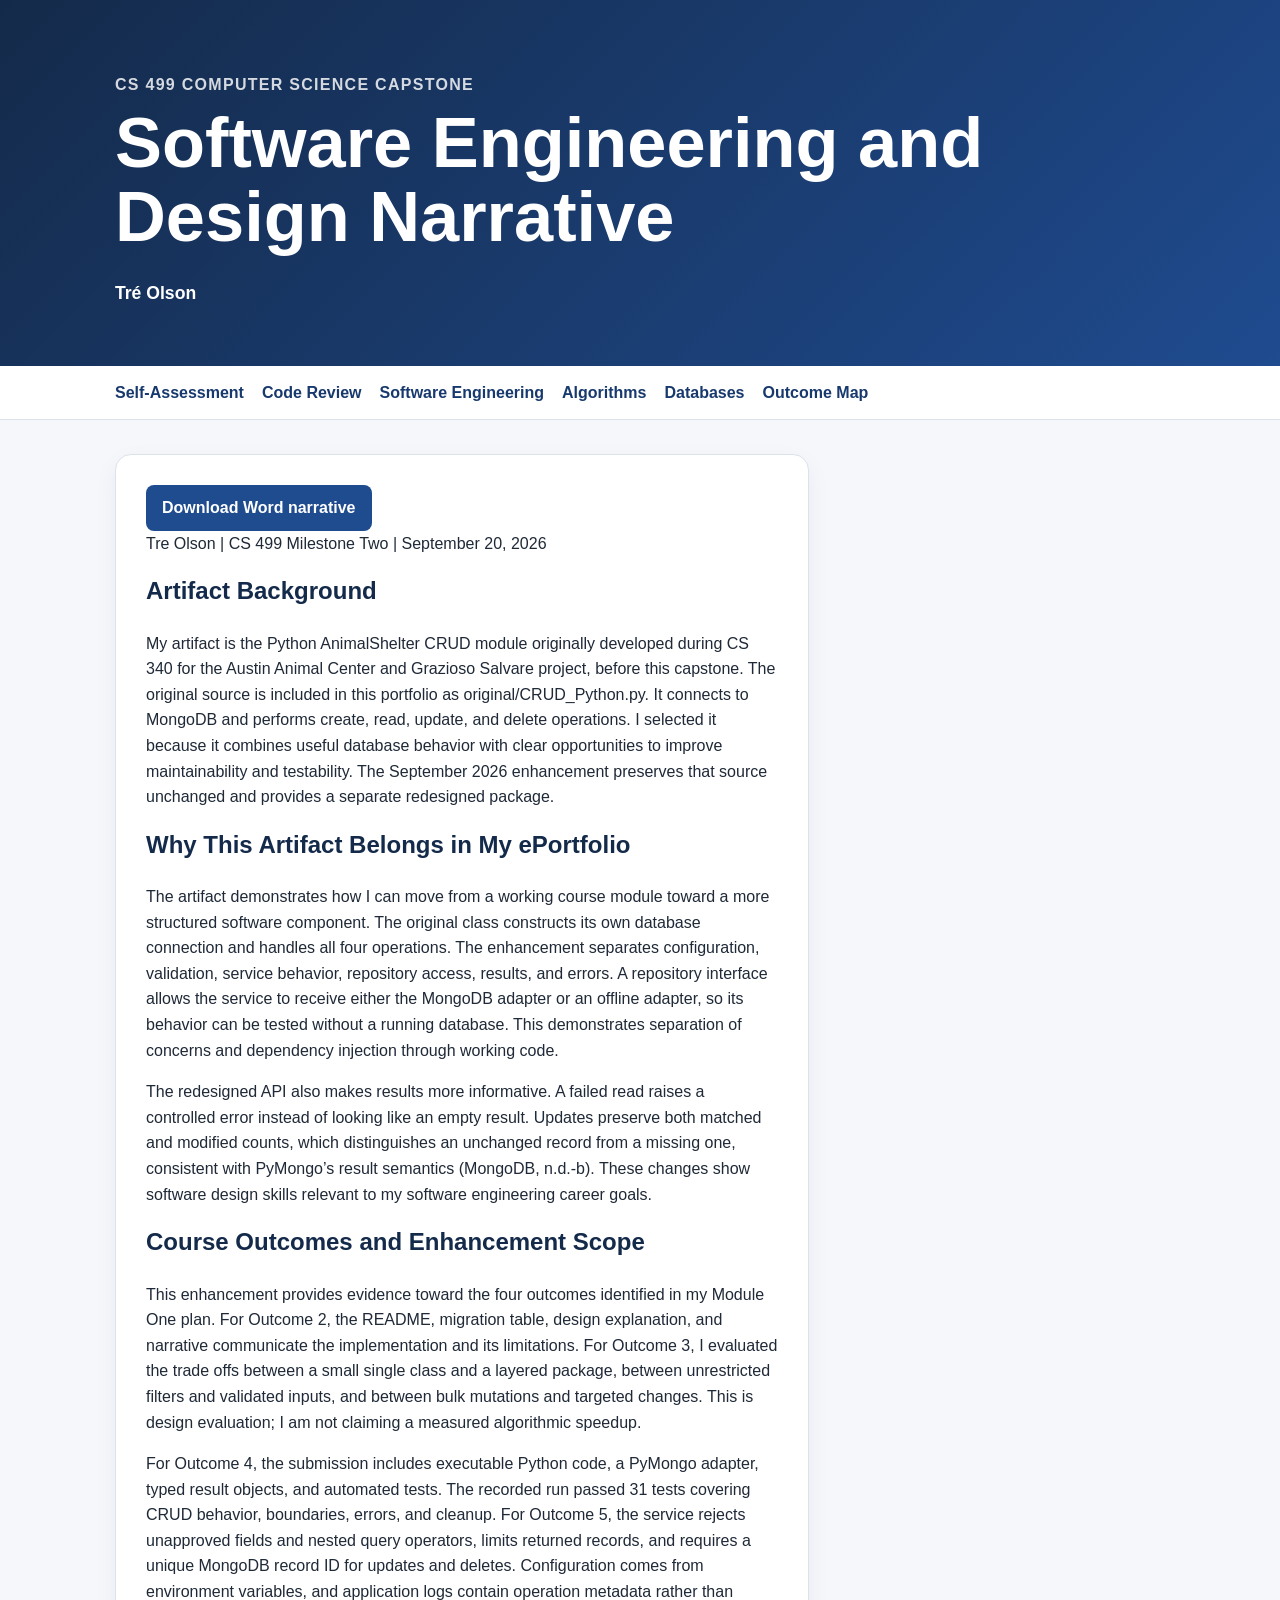
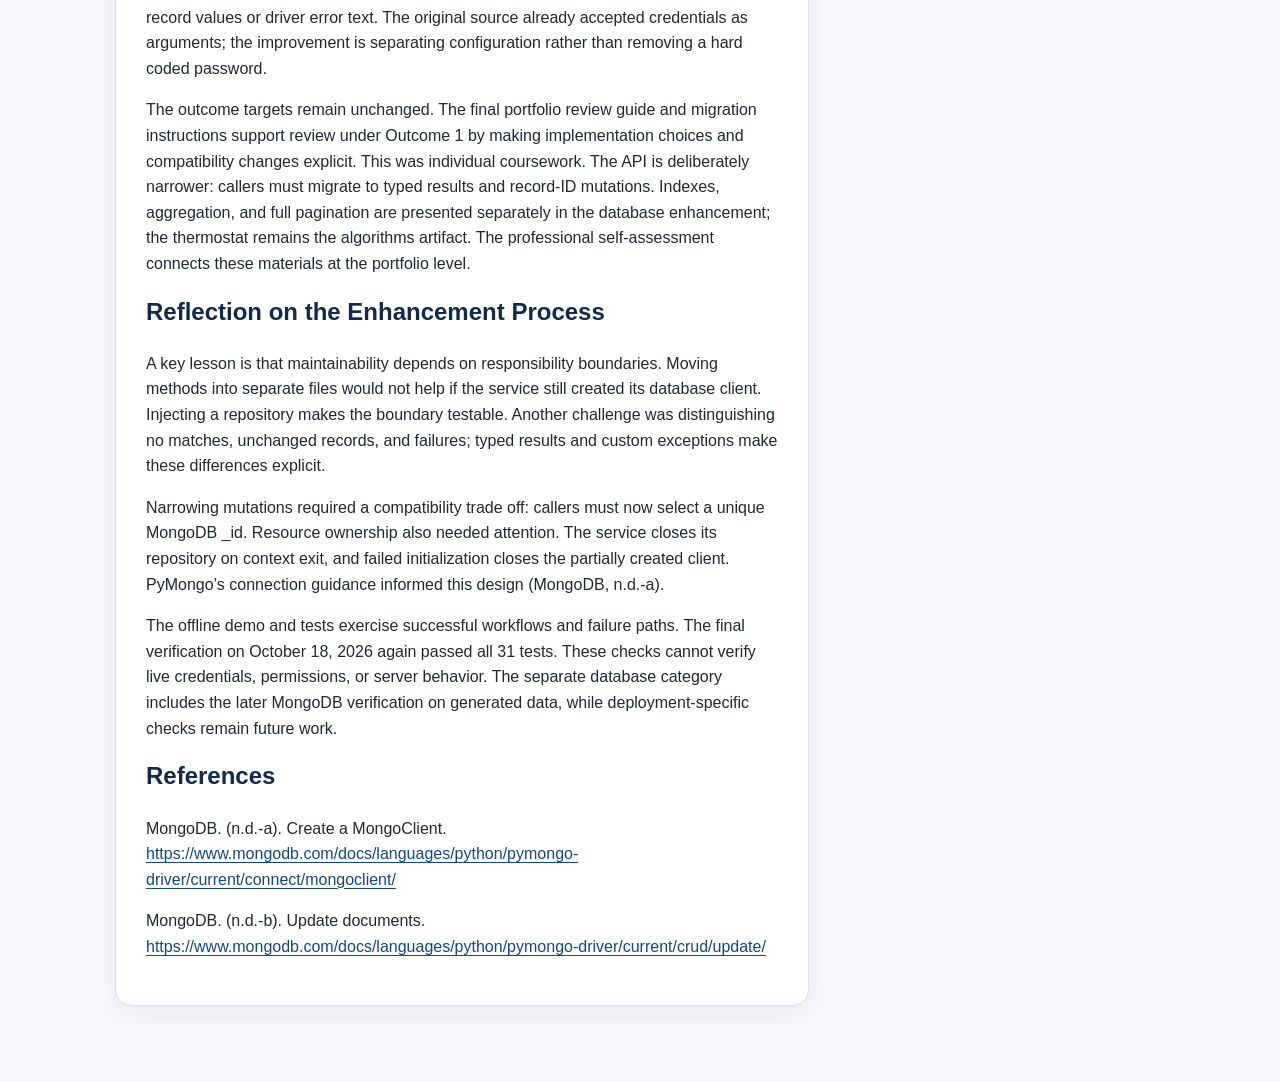
<file: software-engineering/narrative.html>
<!DOCTYPE html>
<html lang="en">

<head>
    <meta charset="UTF-8">
    <meta name="viewport" content="width=device-width, initial-scale=1">
    <meta name="description"
        content="Tre Olson CS 499 capstone portfolio with source code, reflections, and verification evidence.">
    <title>Software Engineering and Design Narrative | Tre Olson</title>
    <link rel="stylesheet" href="../style.css">
</head>

<body><a href="#main" class="skip-link">Skip to content</a>
    <header class="site-header">
        <div class="container">
            <p class="eyebrow">CS 499 Computer Science Capstone</p>
            <h1>Software Engineering and Design Narrative</h1>
            <p class="name">Tré Olson</p>
        </div>
    </header>
    <nav class="site-nav" aria-label="Primary navigation">
        <div class="container nav-links"><a href="../index.html#self-assessment">Self-Assessment</a><a
                href="../index.html#code-review">Code Review</a><a href="../index.html#software-engineering">Software
                Engineering</a><a href="../index.html#algorithms">Algorithms</a><a
                href="../index.html#databases">Databases</a><a href="../outcomes.html">Outcome Map</a></div>
    </nav>
    <main id="main" class="container">
        <article class="card prose"><a class="button" href="Tre Olson CS 499 Milestone Two Narrative.docx">Download Word
                narrative</a>
            <p>Tre Olson | CS 499 Milestone Two | September 20, 2026</p>
            <h2>Artifact Background</h2>
            <p>My artifact is the Python AnimalShelter CRUD module originally developed during CS 340 for the Austin
                Animal Center and Grazioso Salvare project, before this capstone. The original source is included in
                this portfolio as original/CRUD_Python.py. It connects to MongoDB and performs create, read, update, and
                delete operations. I selected it because it combines useful database behavior with clear opportunities
                to improve maintainability and testability. The September 2026 enhancement preserves that source
                unchanged and provides a separate redesigned package.</p>
            <h2>Why This Artifact Belongs in My ePortfolio</h2>
            <p>The artifact demonstrates how I can move from a working course module toward a more structured software
                component. The original class constructs its own database connection and handles all four operations.
                The enhancement separates configuration, validation, service behavior, repository access, results, and
                errors. A repository interface allows the service to receive either the MongoDB adapter or an offline
                adapter, so its behavior can be tested without a running database. This demonstrates separation of
                concerns and dependency injection through working code.</p>
            <p>The redesigned API also makes results more informative. A failed read raises a controlled error instead
                of looking like an empty result. Updates preserve both matched and modified counts, which distinguishes
                an unchanged record from a missing one, consistent with PyMongo’s result semantics (MongoDB, n.d.-b).
                These changes show software design skills relevant to my software engineering career goals.</p>
            <h2>Course Outcomes and Enhancement Scope</h2>
            <p>This enhancement provides evidence toward the four outcomes identified in my Module One plan. For Outcome
                2, the README, migration table, design explanation, and narrative communicate the implementation and its
                limitations. For Outcome 3, I evaluated the trade offs between a small single class and a layered
                package, between unrestricted filters and validated inputs, and between bulk mutations and targeted
                changes. This is design evaluation; I am not claiming a measured algorithmic speedup.</p>
            <p>For Outcome 4, the submission includes executable Python code, a PyMongo adapter, typed result objects,
                and automated tests. The recorded run passed 31 tests covering CRUD behavior, boundaries, errors, and
                cleanup. For Outcome 5, the service rejects unapproved fields and nested query operators, limits
                returned records, and requires a unique MongoDB record ID for updates and deletes. Configuration comes
                from environment variables, and application logs contain operation metadata rather than record values or
                driver error text. The original source already accepted credentials as arguments; the improvement is
                separating configuration rather than removing a hard coded password.</p>
            <p>The outcome targets remain unchanged. The final portfolio review guide and migration instructions support
                review under Outcome 1 by making implementation choices and compatibility changes explicit. This was
                individual coursework. The API is deliberately narrower: callers must migrate to typed results and
                record-ID mutations. Indexes, aggregation, and full pagination are presented separately in the database
                enhancement; the thermostat remains the algorithms artifact. The professional self-assessment connects
                these materials at the portfolio level.</p>
            <h2>Reflection on the Enhancement Process</h2>
            <p>A key lesson is that maintainability depends on responsibility boundaries. Moving methods into separate
                files would not help if the service still created its database client. Injecting a repository makes the
                boundary testable. Another challenge was distinguishing no matches, unchanged records, and failures;
                typed results and custom exceptions make these differences explicit.</p>
            <p>Narrowing mutations required a compatibility trade off: callers must now select a unique MongoDB _id.
                Resource ownership also needed attention. The service closes its repository on context exit, and failed
                initialization closes the partially created client. PyMongo’s connection guidance informed this design
                (MongoDB, n.d.-a).</p>
            <p>The offline demo and tests exercise successful workflows and failure paths. The final verification on
                October 18, 2026 again passed all 31 tests. These checks cannot verify live credentials, permissions, or
                server behavior. The separate database category includes the later MongoDB verification on generated
                data, while deployment-specific checks remain future work.</p>
            <h2>References</h2>
            <p>MongoDB. (n.d.-a). Create a MongoClient. <a
                    href="https://www.mongodb.com/docs/languages/python/pymongo-driver/current/connect/mongoclient/">https://www.mongodb.com/docs/languages/python/pymongo-driver/current/connect/mongoclient/</a>
            </p>
            <p>MongoDB. (n.d.-b). Update documents. <a
                    href="https://www.mongodb.com/docs/languages/python/pymongo-driver/current/crud/update/">https://www.mongodb.com/docs/languages/python/pymongo-driver/current/crud/update/</a>
            </p>
            </div>
            </footer>
</body>

</html>
</file>
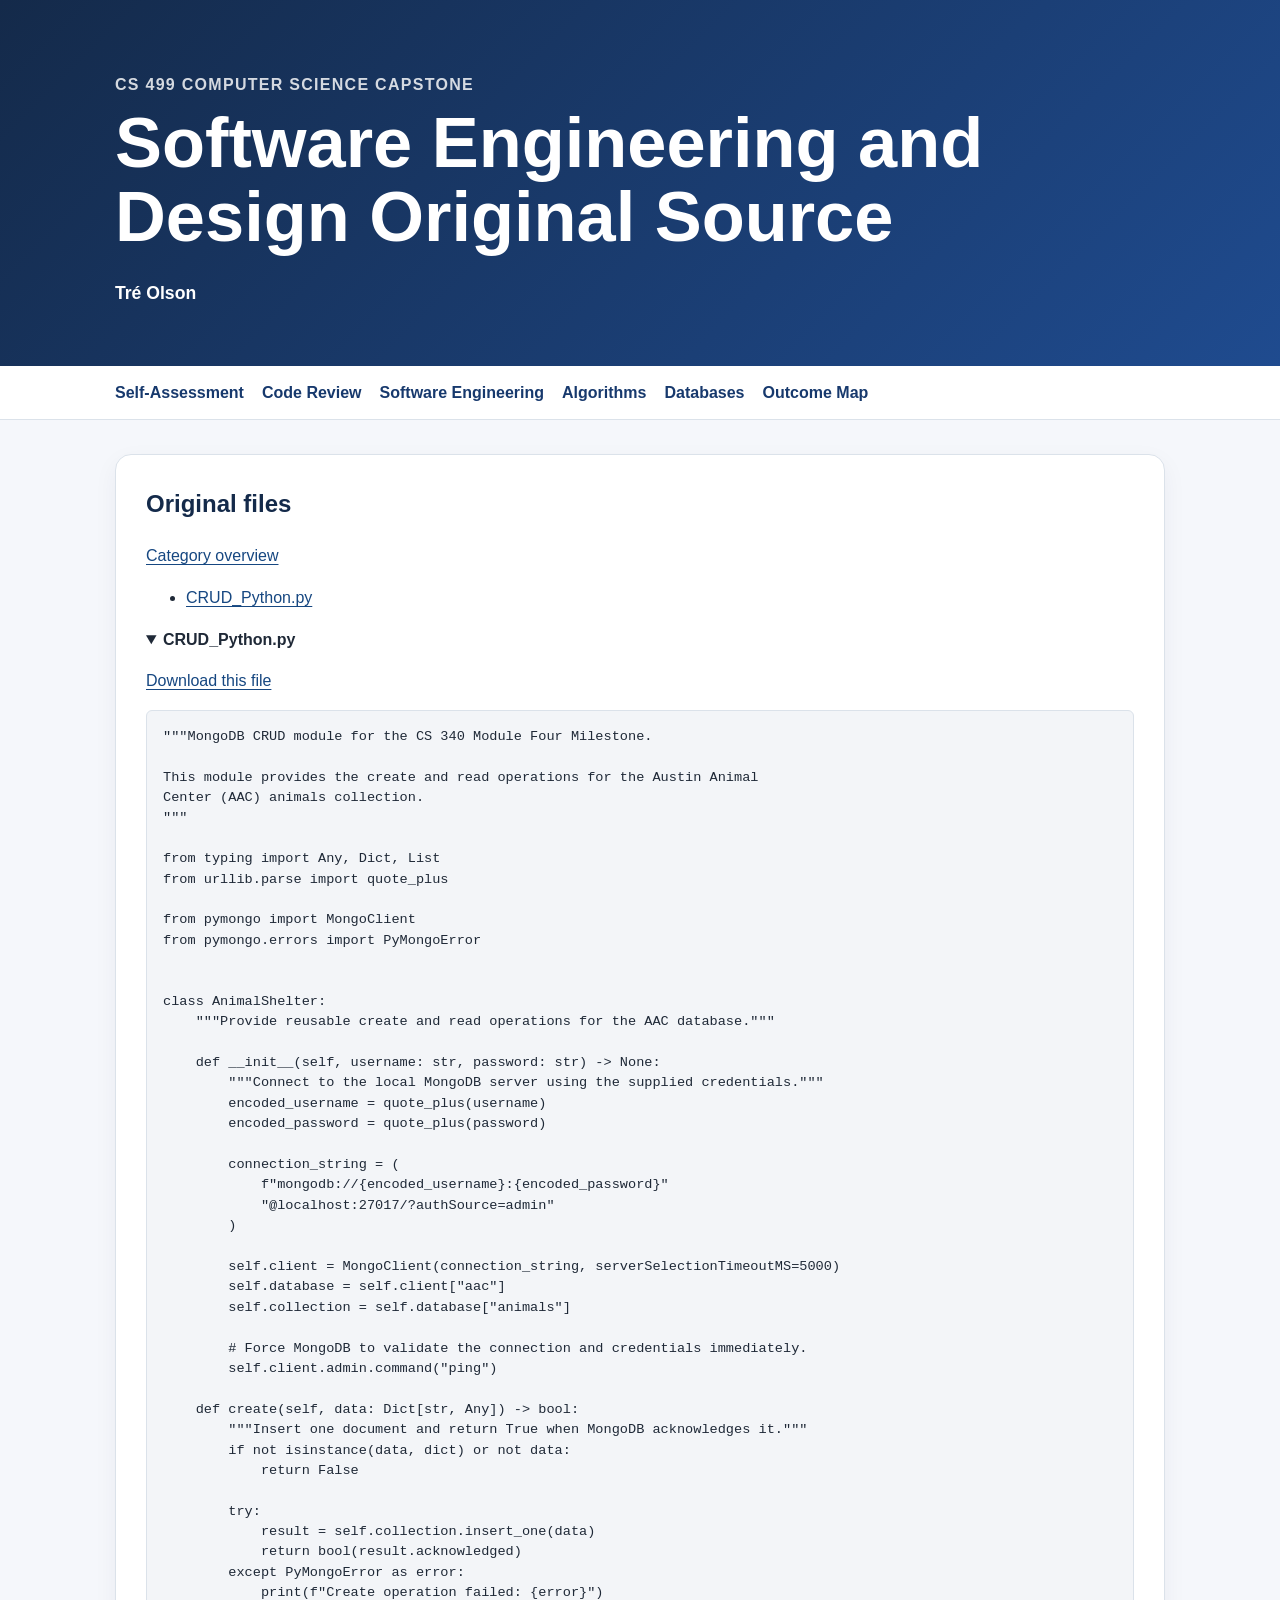
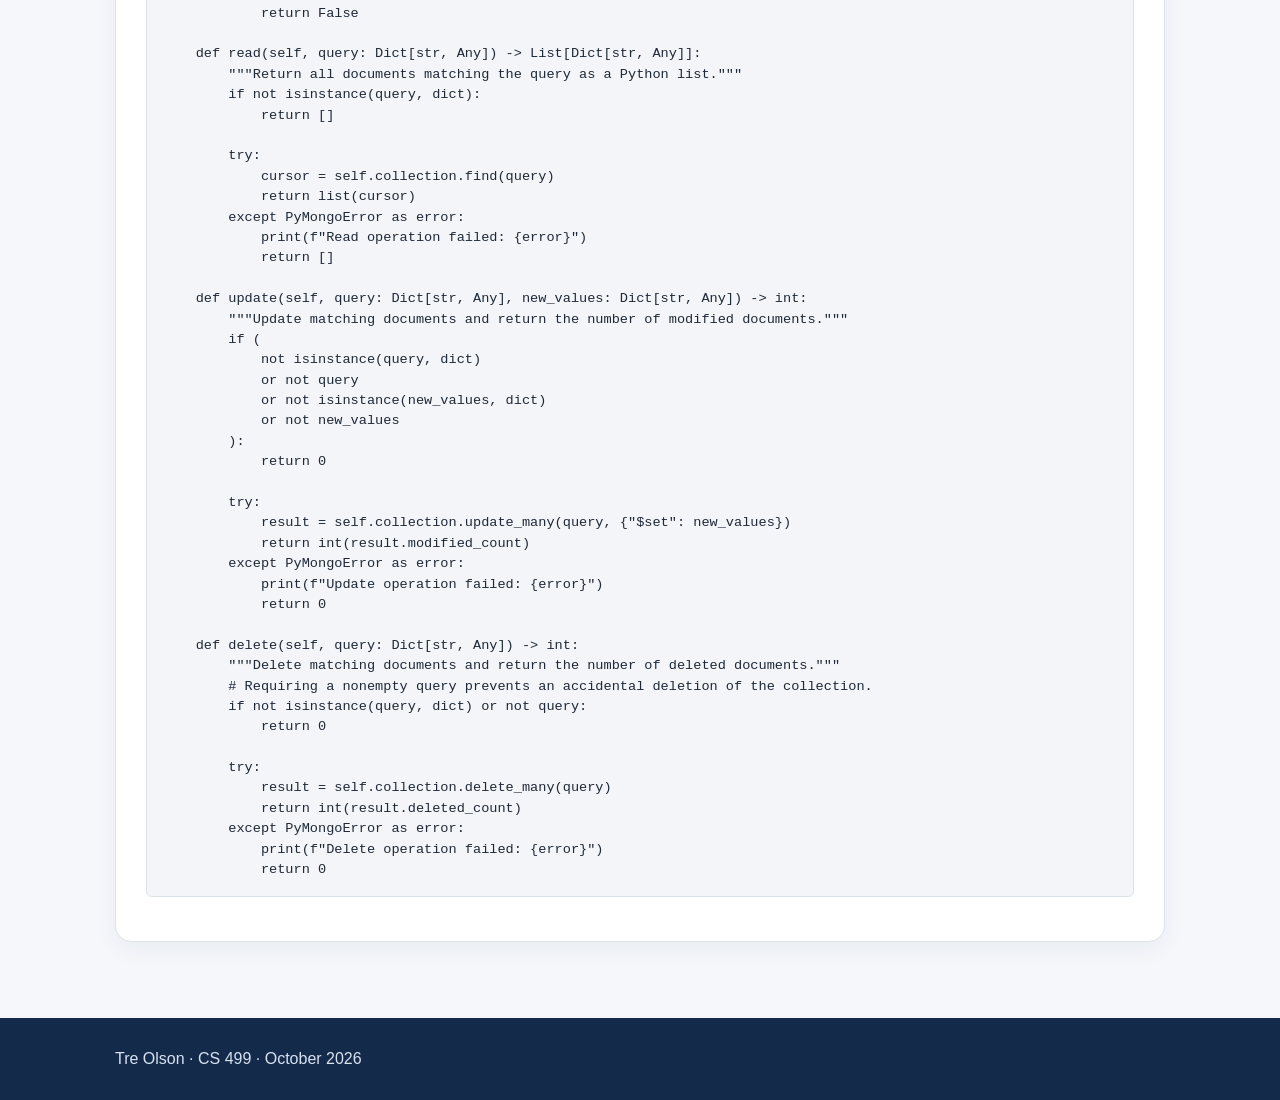
<file: software-engineering/original.html>
<!DOCTYPE html>
<html lang="en">

<head>
    <meta charset="UTF-8">
    <meta name="viewport" content="width=device-width, initial-scale=1">
    <meta name="description"
        content="Tre Olson CS 499 capstone portfolio with source code, reflections, and verification evidence.">
    <title>Software Engineering and Design Original Source | Tre Olson</title>
    <link rel="stylesheet" href="../style.css">
</head>

<body><a href="#main" class="skip-link">Skip to content</a>
    <header class="site-header">
        <div class="container">
            <p class="eyebrow">CS 499 Computer Science Capstone</p>
            <h1>Software Engineering and Design Original Source</h1>
            <p class="name">Tré Olson</p>
        </div>
    </header>
    <nav class="site-nav" aria-label="Primary navigation">
        <div class="container nav-links"><a href="../index.html#self-assessment">Self-Assessment</a><a
                href="../index.html#code-review">Code Review</a><a href="../index.html#software-engineering">Software
                Engineering</a><a href="../index.html#algorithms">Algorithms</a><a
                href="../index.html#databases">Databases</a><a href="../outcomes.html">Outcome Map</a></div>
    </nav>
    <main id="main" class="container">
        <section class="card">
            <h2>Original files</h2>
            <p><a href="index.html">Category overview</a></p>
            <ul>
                <li><a href="original/CRUD_Python.py">CRUD_Python.py</a></li>
            </ul>
            <details open>
                <summary>CRUD_Python.py</summary>
                <p><a href="original/CRUD_Python.py">Download this file</a></p>
                <pre><code>&quot;&quot;&quot;MongoDB CRUD module for the CS 340 Module Four Milestone.

This module provides the create and read operations for the Austin Animal
Center (AAC) animals collection.
&quot;&quot;&quot;

from typing import Any, Dict, List
from urllib.parse import quote_plus

from pymongo import MongoClient
from pymongo.errors import PyMongoError


class AnimalShelter:
    &quot;&quot;&quot;Provide reusable create and read operations for the AAC database.&quot;&quot;&quot;

    def __init__(self, username: str, password: str) -&gt; None:
        &quot;&quot;&quot;Connect to the local MongoDB server using the supplied credentials.&quot;&quot;&quot;
        encoded_username = quote_plus(username)
        encoded_password = quote_plus(password)

        connection_string = (
            f&quot;mongodb://{encoded_username}:{encoded_password}&quot;
            &quot;@localhost:27017/?authSource=admin&quot;
        )

        self.client = MongoClient(connection_string, serverSelectionTimeoutMS=5000)
        self.database = self.client[&quot;aac&quot;]
        self.collection = self.database[&quot;animals&quot;]

        # Force MongoDB to validate the connection and credentials immediately.
        self.client.admin.command(&quot;ping&quot;)

    def create(self, data: Dict[str, Any]) -&gt; bool:
        &quot;&quot;&quot;Insert one document and return True when MongoDB acknowledges it.&quot;&quot;&quot;
        if not isinstance(data, dict) or not data:
            return False

        try:
            result = self.collection.insert_one(data)
            return bool(result.acknowledged)
        except PyMongoError as error:
            print(f&quot;Create operation failed: {error}&quot;)
            return False

    def read(self, query: Dict[str, Any]) -&gt; List[Dict[str, Any]]:
        &quot;&quot;&quot;Return all documents matching the query as a Python list.&quot;&quot;&quot;
        if not isinstance(query, dict):
            return []

        try:
            cursor = self.collection.find(query)
            return list(cursor)
        except PyMongoError as error:
            print(f&quot;Read operation failed: {error}&quot;)
            return []

    def update(self, query: Dict[str, Any], new_values: Dict[str, Any]) -&gt; int:
        &quot;&quot;&quot;Update matching documents and return the number of modified documents.&quot;&quot;&quot;
        if (
            not isinstance(query, dict)
            or not query
            or not isinstance(new_values, dict)
            or not new_values
        ):
            return 0

        try:
            result = self.collection.update_many(query, {&quot;$set&quot;: new_values})
            return int(result.modified_count)
        except PyMongoError as error:
            print(f&quot;Update operation failed: {error}&quot;)
            return 0

    def delete(self, query: Dict[str, Any]) -&gt; int:
        &quot;&quot;&quot;Delete matching documents and return the number of deleted documents.&quot;&quot;&quot;
        # Requiring a nonempty query prevents an accidental deletion of the collection.
        if not isinstance(query, dict) or not query:
            return 0

        try:
            result = self.collection.delete_many(query)
            return int(result.deleted_count)
        except PyMongoError as error:
            print(f&quot;Delete operation failed: {error}&quot;)
            return 0
</code></pre>
            </details>
        </section>
    </main>
    <footer>
        <div class="container">
            <p>Tre Olson · CS 499 · October 2026</p>
        </div>
    </footer>
</body>

</html>
</file>
<file: style.css>
* {
  box-sizing: border-box;
}

:root {
  --bg: #f5f7fb;
  --surface: #ffffff;
  --text: #1f2937;
  --muted: #5f6b7a;
  --accent: #1f4b8f;
  --accent-dark: #17396d;
  --border: #dbe2ea;
}

html {
  scroll-behavior: smooth;
}

body {
  margin: 0;
  font-family: Arial, Helvetica, sans-serif;
  line-height: 1.6;
  color: var(--text);
  background: var(--bg);
}

.container {
  width: min(1050px, calc(100% - 40px));
  margin: 0 auto;
}

.site-header {
  padding: 72px 0 58px;
  color: white;
  background: linear-gradient(135deg, #142a4a, #1f4b8f);
}

.eyebrow {
  margin: 0 0 8px;
  font-weight: 700;
  letter-spacing: 0.08em;
  text-transform: uppercase;
  opacity: 0.82;
}

h1 {
  margin: 0;
  font-size: clamp(2.2rem, 6vw, 4.4rem);
  line-height: 1.05;
}

.subtitle {
  max-width: 850px;
  margin: 22px 0 0;
  font-size: 1.1rem;
  opacity: 0.94;
}

.name {
  margin: 26px 0 0;
  font-size: 1.1rem;
  font-weight: 700;
}

.site-nav {
  position: sticky;
  top: 0;
  z-index: 20;
  border-bottom: 1px solid var(--border);
  background: rgba(255, 255, 255, 0.96);
}

.nav-links {
  display: flex;
  gap: 18px;
  overflow-x: auto;
  padding-top: 14px;
  padding-bottom: 14px;
}

.nav-links a {
  flex: 0 0 auto;
  color: var(--accent-dark);
  text-decoration: none;
  font-weight: 700;
}

main {
  padding-top: 34px;
  padding-bottom: 52px;
}

.card {
  margin: 0 0 24px;
  padding: 30px;
  border: 1px solid var(--border);
  border-radius: 16px;
  background: var(--surface);
  box-shadow: 0 8px 24px rgba(21, 40, 71, 0.05);
}

h2 {
  margin-top: 0;
  color: #142a4a;
}

.category {
  display: inline-block;
  margin-bottom: 8px;
  color: var(--accent);
  font-size: 0.82rem;
  font-weight: 800;
  letter-spacing: 0.08em;
  text-transform: uppercase;
}

.placeholder {
  padding: 14px 16px;
  border-left: 4px solid #b7c3d4;
  background: #f2f5f9;
  color: var(--muted);
}

.link-grid {
  display: flex;
  flex-wrap: wrap;
  gap: 12px;
  margin-top: 20px;
}

.button {
  display: inline-block;
  padding: 10px 16px;
  border-radius: 8px;
  background: var(--accent);
  color: white;
  text-decoration: none;
  font-weight: 700;
}

.button:hover {
  background: var(--accent-dark);
}

.button.disabled {
  cursor: default;
  opacity: 0.55;
  pointer-events: none;
}

footer {
  padding: 28px 0;
  color: #d8e2f0;
  background: #142a4a;
}

footer p {
  margin: 0;
}

@media (max-width: 640px) {
  .site-header {
    padding: 52px 0 42px;
  }

  .card {
    padding: 22px;
  }
}

section[id] { scroll-margin-top: 90px; }
.prose { max-width: 78ch; }
.prose p { margin: 0 0 1em; }
h3 { margin-top: 1.6em; color: #142a4a; }
.meta { color: var(--muted); }
a { color: #164781; text-underline-offset: 3px; }
a:focus-visible, summary:focus-visible { outline: 3px solid #c47c0d; outline-offset: 4px; }
.skip-link { position: absolute; left: 12px; top: -70px; padding: 12px; background: white; z-index: 100; }
.skip-link:focus { top: 10px; }
.table-wrap { overflow-x: auto; }
table { width: 100%; border-collapse: collapse; margin: 1em 0; }
th, td { border: 1px solid var(--border); padding: 12px; text-align: left; vertical-align: top; }
th { background: #edf2f8; }
code { overflow-wrap: anywhere; }
pre { white-space: pre; overflow: auto; background: #f3f5f8; border: 1px solid var(--border); border-radius: 6px; padding: 16px; font-size: .85rem; line-height: 1.5; }
pre code { overflow-wrap: normal; }
details { margin: 14px 0; }
summary { cursor: pointer; font-weight: 700; }
.video { width: 100%; aspect-ratio: 16/9; border: 0; }
.small { font-size: .9rem; }
@media (prefers-reduced-motion: reduce) { html { scroll-behavior: auto; } }
@media print { .site-nav, .link-grid, .skip-link { display:none; } .site-header { padding:10px 0; background:white; color:black; } .card { box-shadow:none; border:0; padding:10px 0; } body { background:white; } }
</file>
